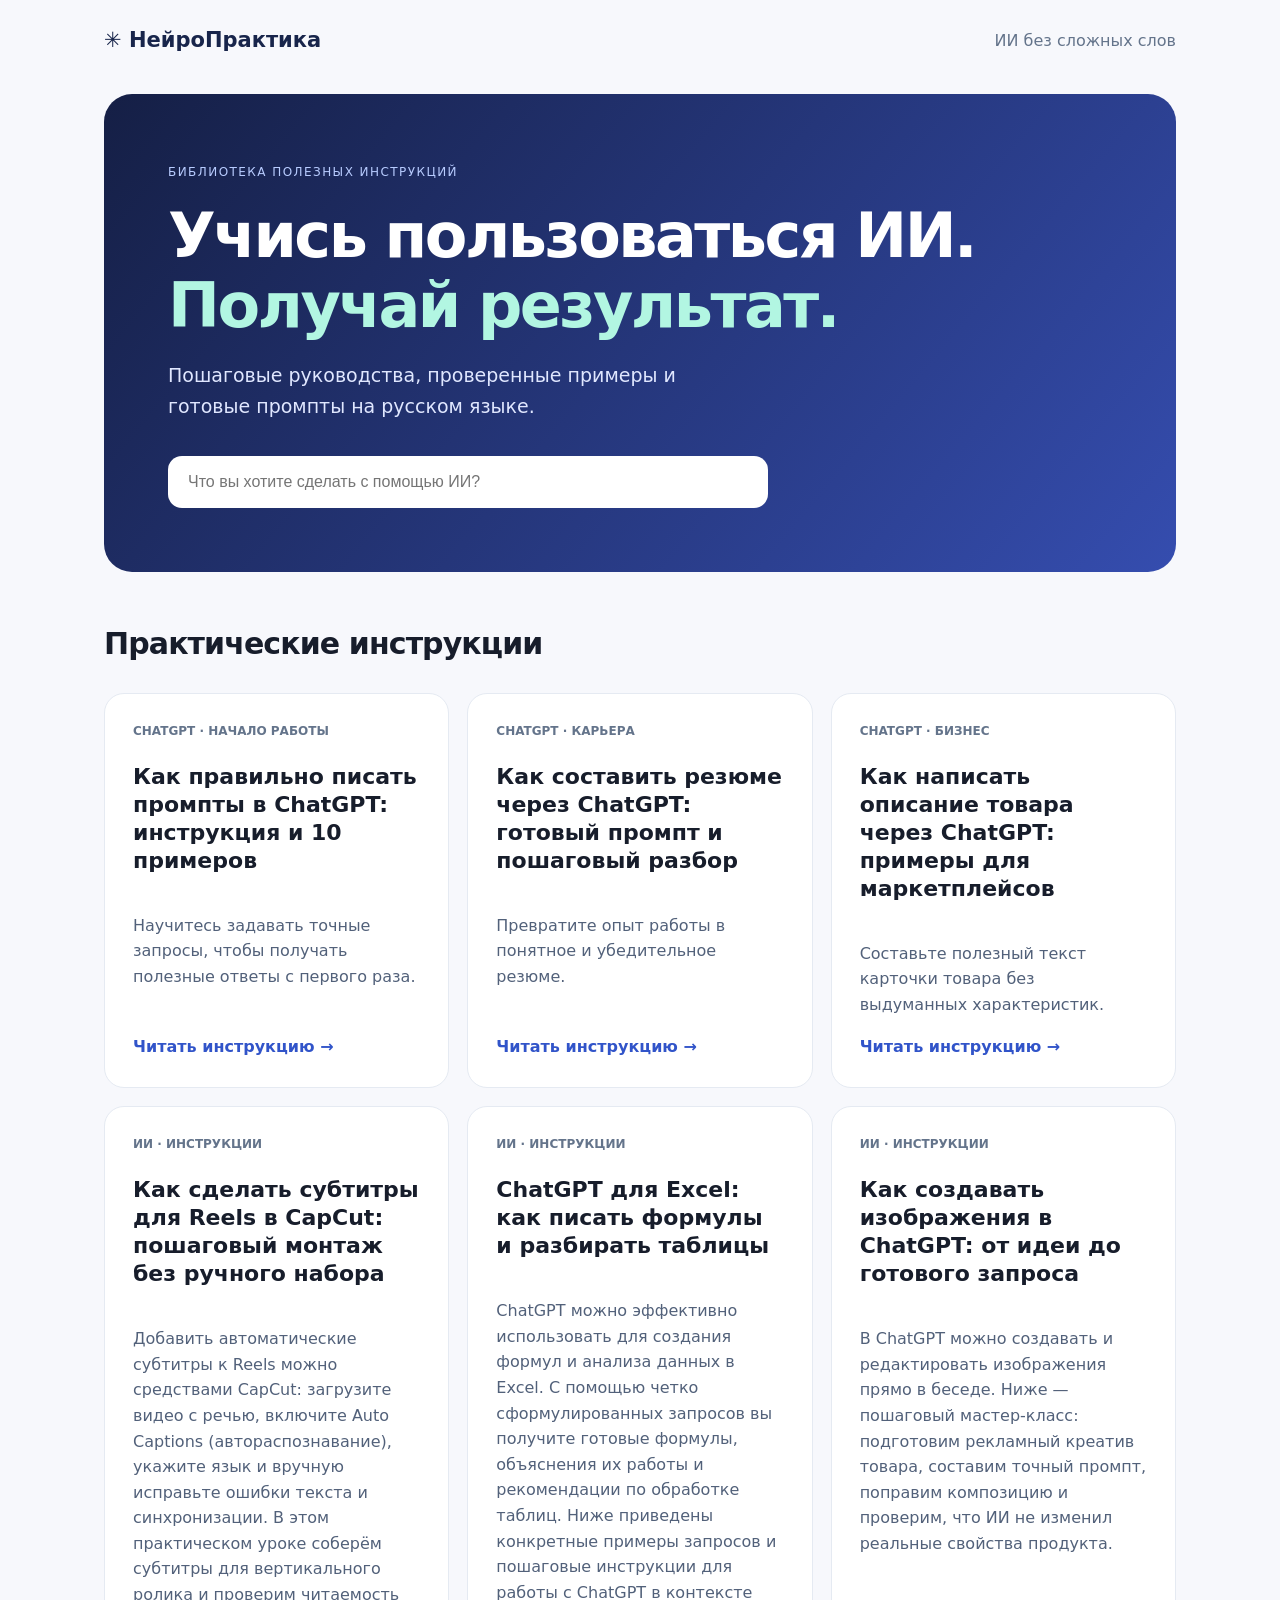
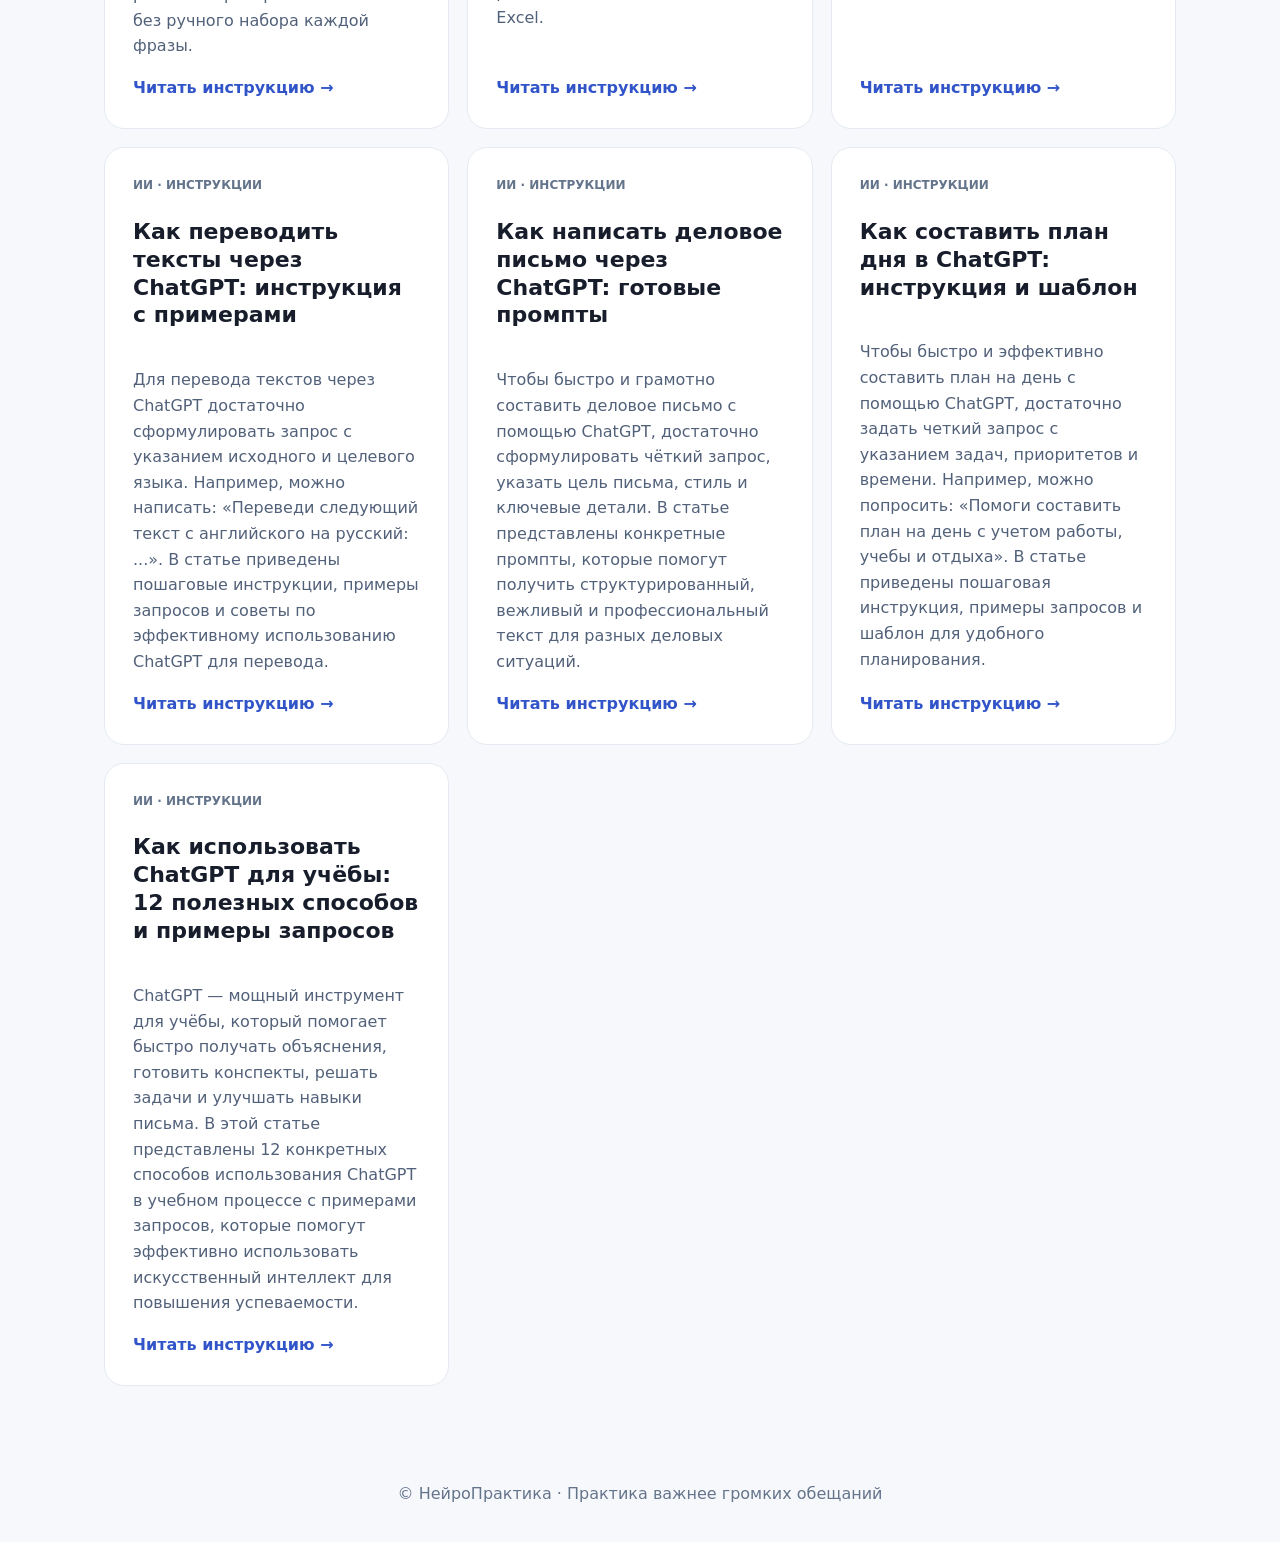
<file: index.html>
<!doctype html><html lang="ru"><head><meta charset="utf-8"><meta name="viewport" content="width=device-width,initial-scale=1"><title>НейроПрактика — понятные инструкции по ИИ</title><meta name="description" content="Пошаговые инструкции по ChatGPT и другим инструментам ИИ. Готовые промпты, реальные примеры и полезные советы."><link rel="stylesheet" href="./style.css"></head><body><header><a class="logo" href="./">✳ НейроПрактика</a><span>ИИ без сложных слов</span></header><main><section class="hero"><span class="eyebrow">БИБЛИОТЕКА ПОЛЕЗНЫХ ИНСТРУКЦИЙ</span><h1>Учись пользоваться ИИ.<br><em>Получай результат.</em></h1><p>Пошаговые руководства, проверенные примеры и готовые промпты на русском языке.</p><input id="search" type="search" placeholder="Что вы хотите сделать с помощью ИИ?" aria-label="Поиск инструкций"></section><h2>Практические инструкции</h2><section class="cards" id="cards"><a class="card" href="./prompty-chatgpt.html"><small>CHATGPT · НАЧАЛО РАБОТЫ</small><h3>Как правильно писать промпты в ChatGPT: инструкция и 10 примеров</h3><p>Научитесь задавать точные запросы, чтобы получать полезные ответы с первого раза.</p><span>Читать инструкцию →</span></a><a class="card" href="./rezume-chatgpt.html"><small>CHATGPT · КАРЬЕРА</small><h3>Как составить резюме через ChatGPT: готовый промпт и пошаговый разбор</h3><p>Превратите опыт работы в понятное и убедительное резюме.</p><span>Читать инструкцию →</span></a><a class="card" href="./tovar-chatgpt.html"><small>CHATGPT · БИЗНЕС</small><h3>Как написать описание товара через ChatGPT: примеры для маркетплейсов</h3><p>Составьте полезный текст карточки товара без выдуманных характеристик.</p><span>Читать инструкцию →</span></a></section></main><footer>© НейроПрактика · Практика важнее громких обещаний</footer><script>const q=document.getElementById('search');q.addEventListener('input',()=>{let s=q.value.toLocaleLowerCase('ru');document.querySelectorAll('.card').forEach(e=>e.hidden=!e.textContent.toLocaleLowerCase('ru').includes(s))})</script><script>fetch('./articles.json').then(r=>r.ok?r.json():[]).then(items=>{const cards=document.getElementById('cards');for(const item of items){if(!item.href?.startsWith('./articles/'))continue;const a=document.createElement('a');a.className='card';a.href=item.href;const small=document.createElement('small');small.textContent=item.category||'ИНСТРУКЦИЯ';const h=document.createElement('h3');h.textContent=item.title;const p=document.createElement('p');p.textContent=item.description;const label=document.createElement('span');label.textContent='Читать инструкцию →';a.append(small,h,p,label);cards.append(a)}q.dispatchEvent(new Event('input'))}).catch(()=>{})</script></body></html>
</file>
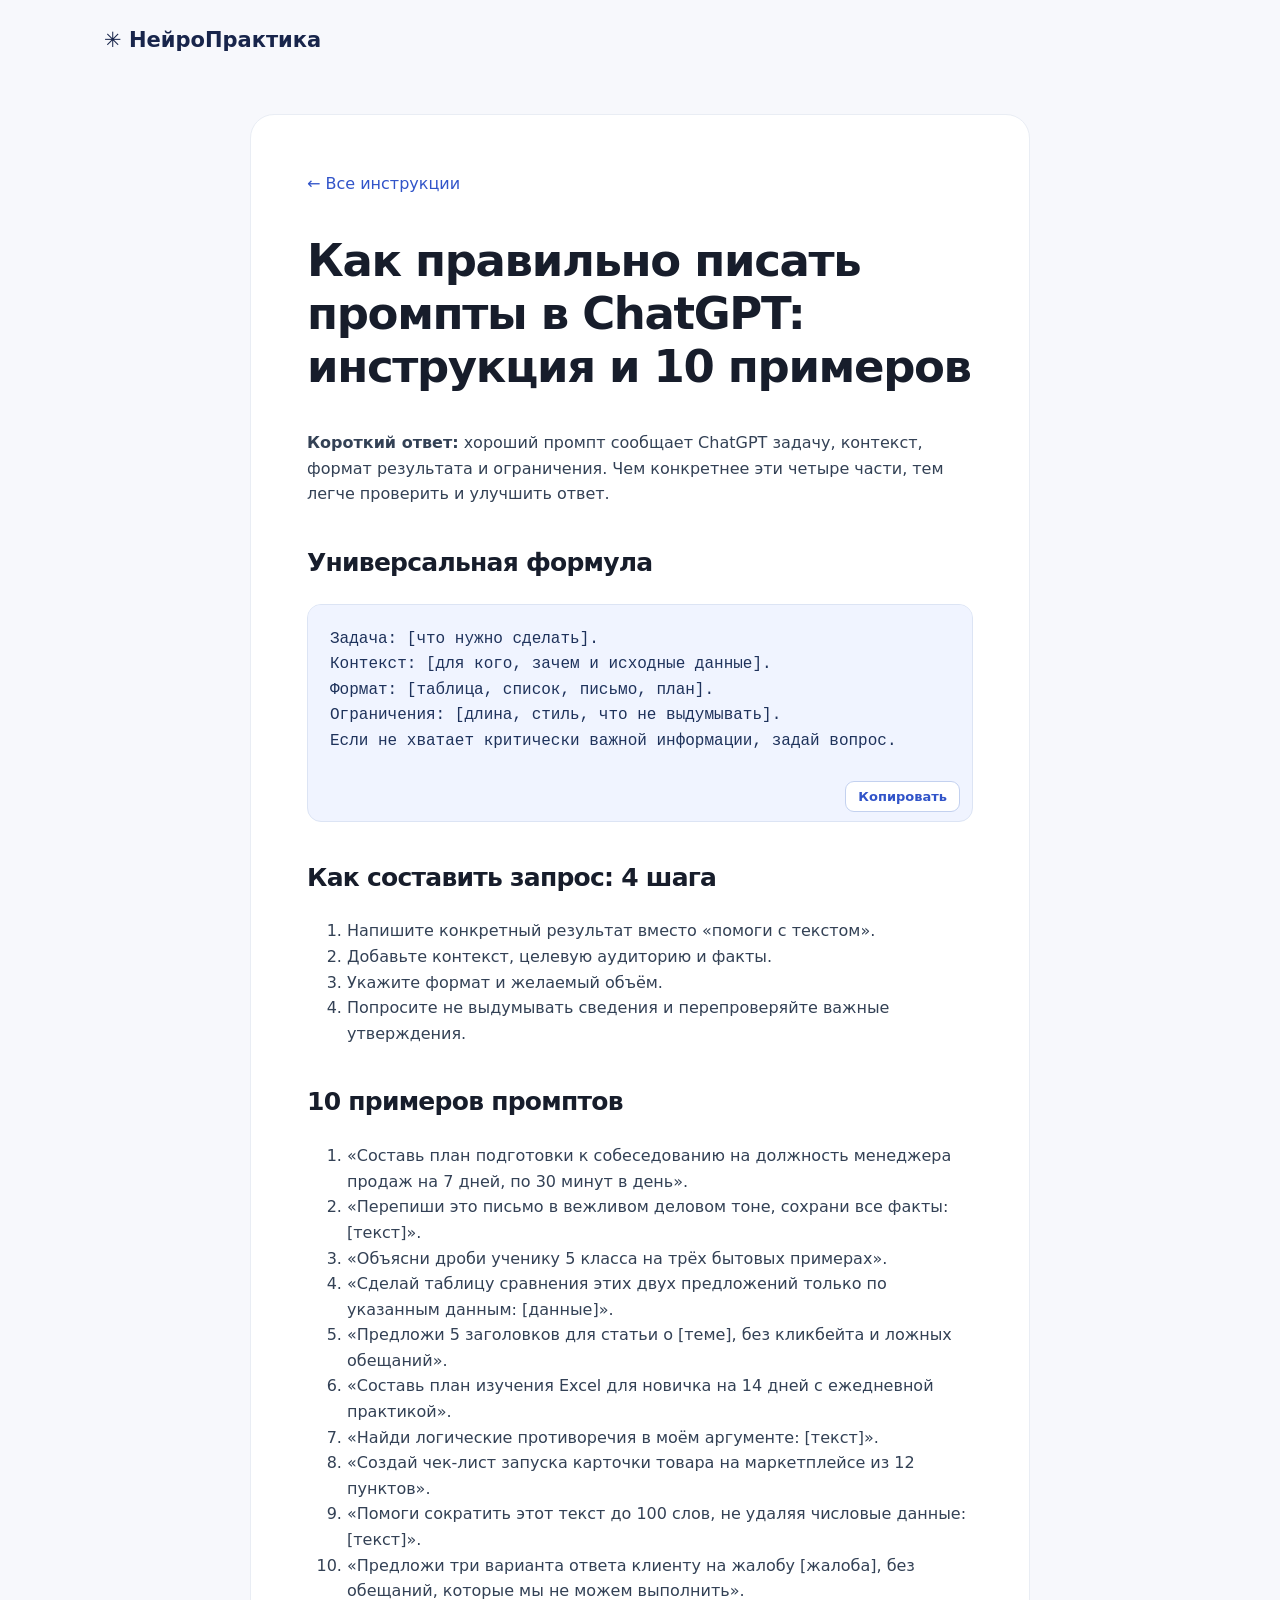
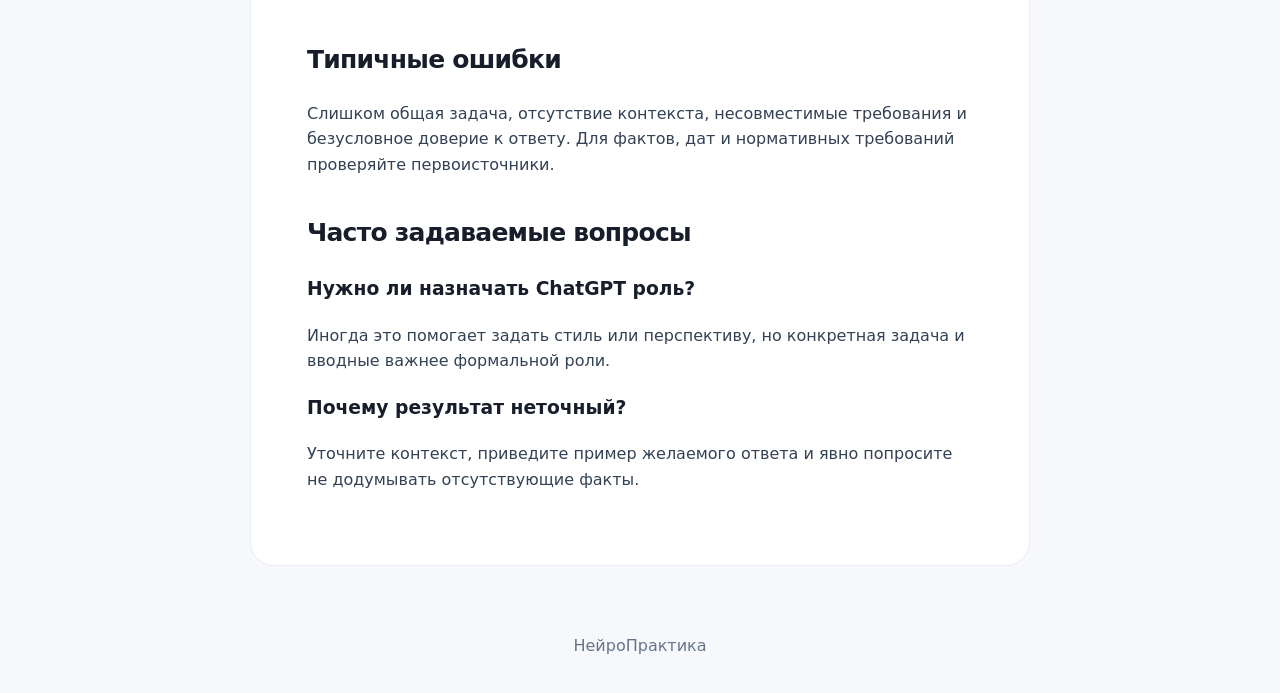
<file: prompty-chatgpt.html>
<!doctype html><html lang="ru"><head><meta charset="utf-8"><meta name="viewport" content="width=device-width,initial-scale=1"><title>Как правильно писать промпты в ChatGPT: инструкция и 10 примеров — НейроПрактика</title><meta name="description" content="Как составить эффективный промпт в ChatGPT: формула, 10 примеров, типичные ошибки и готовый шаблон."><link rel="stylesheet" href="./style.css"><script src="./copy-prompts.js" defer></script></head><body><header><a class="logo" href="./">✳ НейроПрактика</a></header><article class="article"><a class="back" href="./">← Все инструкции</a><h1>Как правильно писать промпты в ChatGPT: инструкция и 10 примеров</h1><p><strong>Короткий ответ:</strong> хороший промпт сообщает ChatGPT задачу, контекст, формат результата и ограничения. Чем конкретнее эти четыре части, тем легче проверить и улучшить ответ.</p><h2>Универсальная формула</h2><pre>Задача: [что нужно сделать].
Контекст: [для кого, зачем и исходные данные].
Формат: [таблица, список, письмо, план].
Ограничения: [длина, стиль, что не выдумывать].
Если не хватает критически важной информации, задай вопрос.</pre><h2>Как составить запрос: 4 шага</h2><ol><li>Напишите конкретный результат вместо «помоги с текстом».</li><li>Добавьте контекст, целевую аудиторию и факты.</li><li>Укажите формат и желаемый объём.</li><li>Попросите не выдумывать сведения и перепроверяйте важные утверждения.</li></ol><h2>10 примеров промптов</h2><ol><li>«Составь план подготовки к собеседованию на должность менеджера продаж на 7 дней, по 30 минут в день».</li><li>«Перепиши это письмо в вежливом деловом тоне, сохрани все факты: [текст]».</li><li>«Объясни дроби ученику 5 класса на трёх бытовых примерах».</li><li>«Сделай таблицу сравнения этих двух предложений только по указанным данным: [данные]».</li><li>«Предложи 5 заголовков для статьи о [теме], без кликбейта и ложных обещаний».</li><li>«Составь план изучения Excel для новичка на 14 дней с ежедневной практикой».</li><li>«Найди логические противоречия в моём аргументе: [текст]».</li><li>«Создай чек-лист запуска карточки товара на маркетплейсе из 12 пунктов».</li><li>«Помоги сократить этот текст до 100 слов, не удаляя числовые данные: [текст]».</li><li>«Предложи три варианта ответа клиенту на жалобу [жалоба], без обещаний, которые мы не можем выполнить».</li></ol><h2>Типичные ошибки</h2><p>Слишком общая задача, отсутствие контекста, несовместимые требования и безусловное доверие к ответу. Для фактов, дат и нормативных требований проверяйте первоисточники.</p><h2>Часто задаваемые вопросы</h2><h3>Нужно ли назначать ChatGPT роль?</h3><p>Иногда это помогает задать стиль или перспективу, но конкретная задача и вводные важнее формальной роли.</p><h3>Почему результат неточный?</h3><p>Уточните контекст, приведите пример желаемого ответа и явно попросите не додумывать отсутствующие факты.</p></article><footer>НейроПрактика</footer></body></html>
</file>
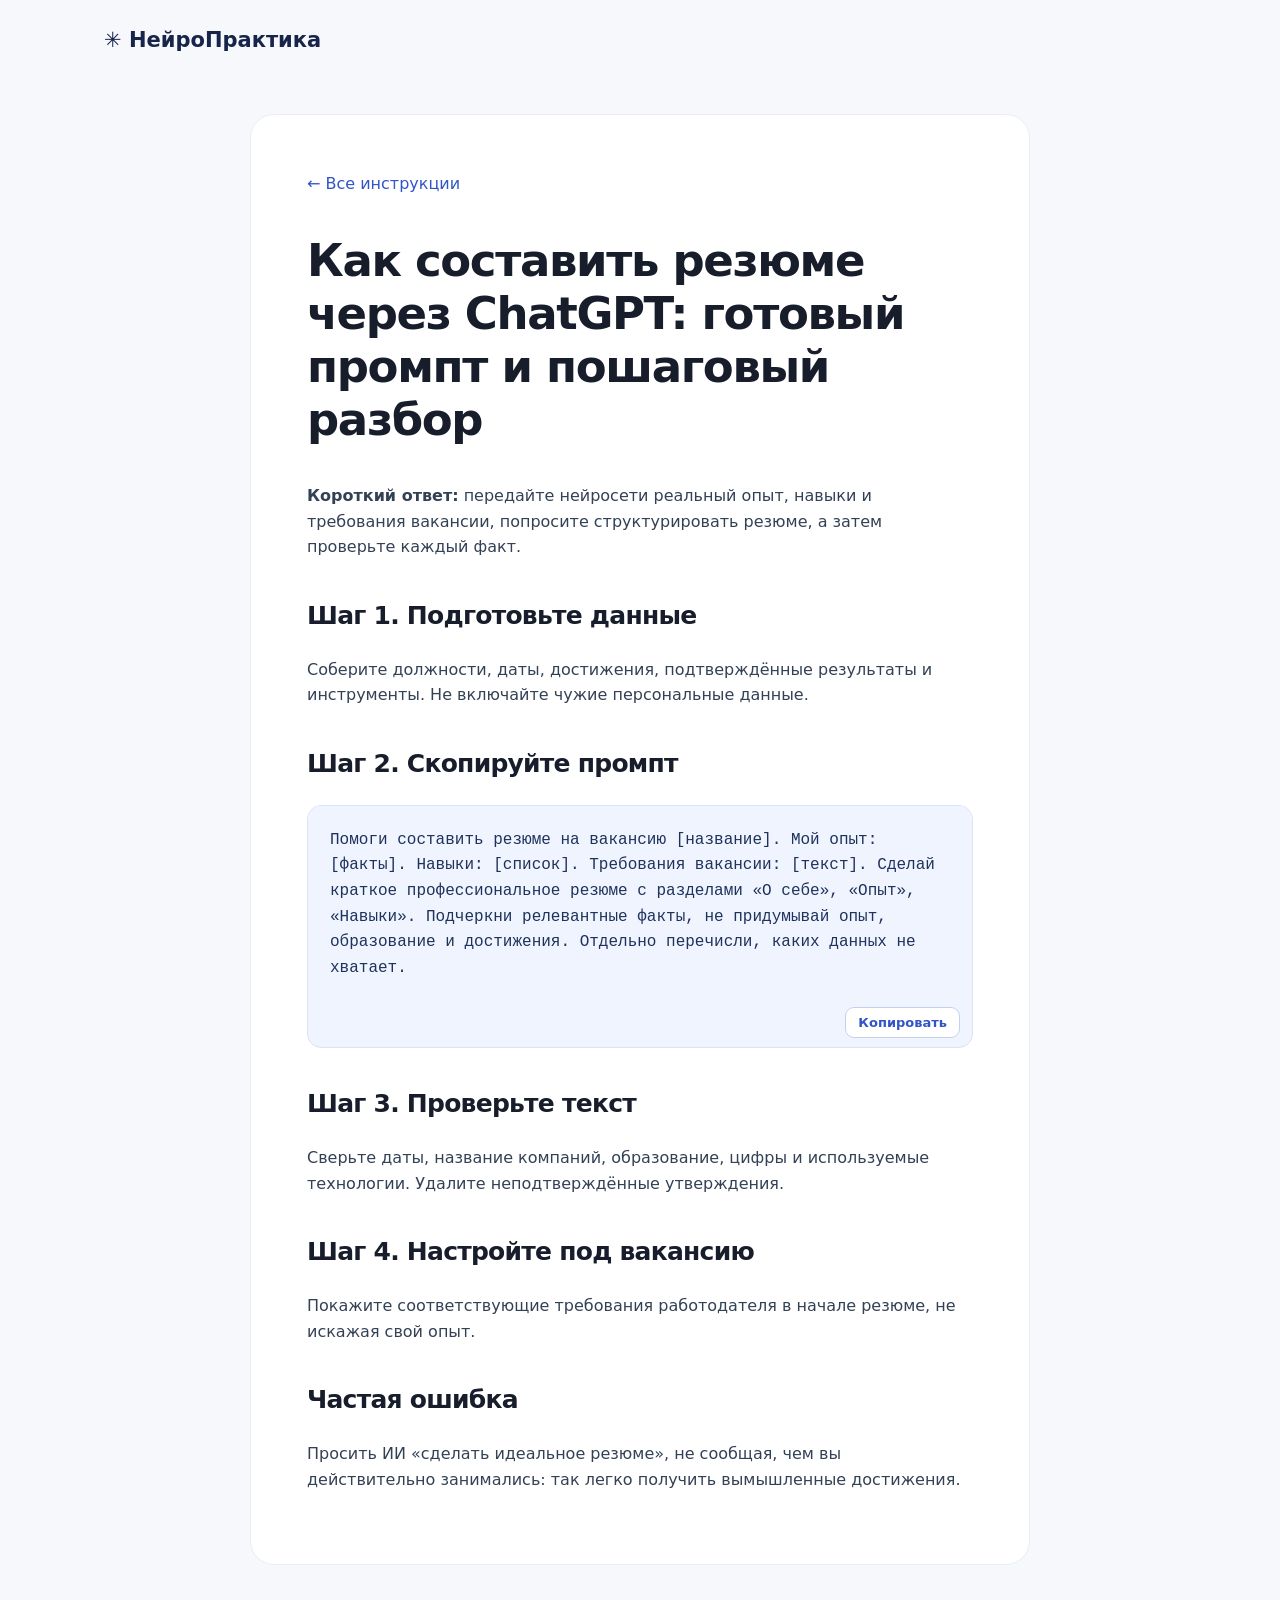
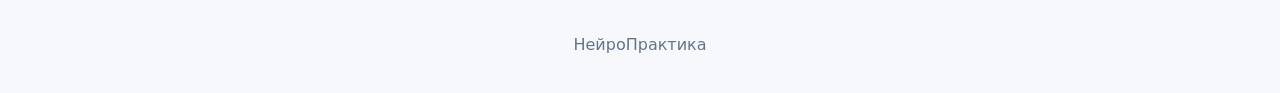
<file: rezume-chatgpt.html>
<!doctype html><html lang="ru"><head><meta charset="utf-8"><meta name="viewport" content="width=device-width,initial-scale=1"><title>Как составить резюме через ChatGPT — НейроПрактика</title><meta name="description" content="Пошаговая инструкция создания резюме через ChatGPT с шаблоном промпта и проверкой фактов."><link rel="stylesheet" href="./style.css"><script src="./copy-prompts.js" defer></script></head><body><header><a class="logo" href="./">✳ НейроПрактика</a></header><article class="article"><a class="back" href="./">← Все инструкции</a><h1>Как составить резюме через ChatGPT: готовый промпт и пошаговый разбор</h1><p><strong>Короткий ответ:</strong> передайте нейросети реальный опыт, навыки и требования вакансии, попросите структурировать резюме, а затем проверьте каждый факт.</p><h2>Шаг 1. Подготовьте данные</h2><p>Соберите должности, даты, достижения, подтверждённые результаты и инструменты. Не включайте чужие персональные данные.</p><h2>Шаг 2. Скопируйте промпт</h2><pre>Помоги составить резюме на вакансию [название]. Мой опыт: [факты]. Навыки: [список]. Требования вакансии: [текст]. Сделай краткое профессиональное резюме с разделами «О себе», «Опыт», «Навыки». Подчеркни релевантные факты, не придумывай опыт, образование и достижения. Отдельно перечисли, каких данных не хватает.</pre><h2>Шаг 3. Проверьте текст</h2><p>Сверьте даты, название компаний, образование, цифры и используемые технологии. Удалите неподтверждённые утверждения.</p><h2>Шаг 4. Настройте под вакансию</h2><p>Покажите соответствующие требования работодателя в начале резюме, не искажая свой опыт.</p><h2>Частая ошибка</h2><p>Просить ИИ «сделать идеальное резюме», не сообщая, чем вы действительно занимались: так легко получить вымышленные достижения.</p></article><footer>НейроПрактика</footer></body></html>
</file>
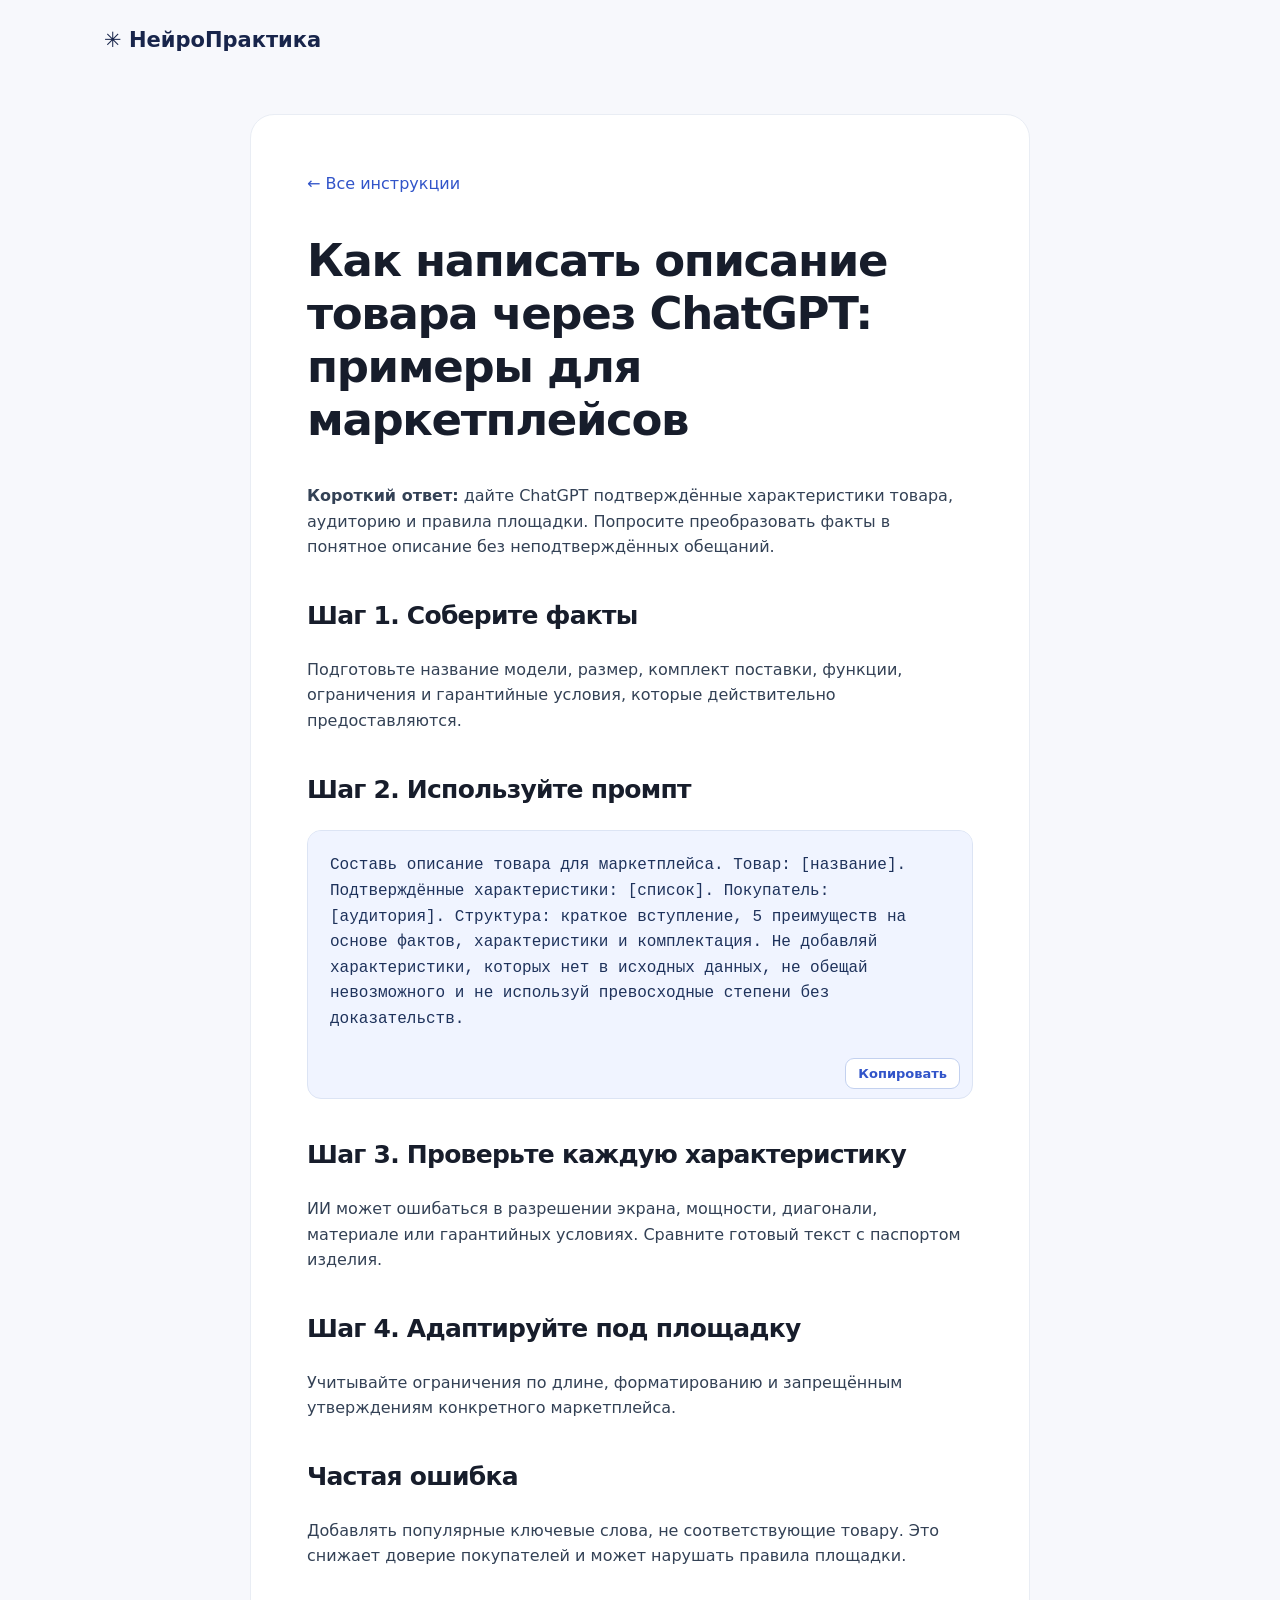
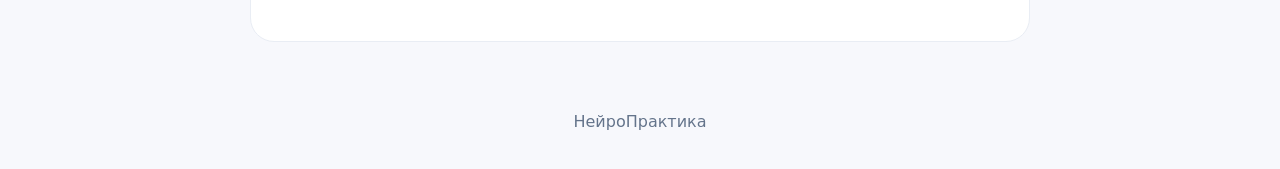
<file: tovar-chatgpt.html>
<!doctype html><html lang="ru"><head><meta charset="utf-8"><meta name="viewport" content="width=device-width,initial-scale=1"><title>Как написать описание товара через ChatGPT — НейроПрактика</title><meta name="description" content="Пример промпта для составления описания товара на маркетплейсе: структура, преимущества и проверка характеристик."><link rel="stylesheet" href="./style.css"><script src="./copy-prompts.js" defer></script></head><body><header><a class="logo" href="./">✳ НейроПрактика</a></header><article class="article"><a class="back" href="./">← Все инструкции</a><h1>Как написать описание товара через ChatGPT: примеры для маркетплейсов</h1><p><strong>Короткий ответ:</strong> дайте ChatGPT подтверждённые характеристики товара, аудиторию и правила площадки. Попросите преобразовать факты в понятное описание без неподтверждённых обещаний.</p><h2>Шаг 1. Соберите факты</h2><p>Подготовьте название модели, размер, комплект поставки, функции, ограничения и гарантийные условия, которые действительно предоставляются.</p><h2>Шаг 2. Используйте промпт</h2><pre>Составь описание товара для маркетплейса. Товар: [название]. Подтверждённые характеристики: [список]. Покупатель: [аудитория]. Структура: краткое вступление, 5 преимуществ на основе фактов, характеристики и комплектация. Не добавляй характеристики, которых нет в исходных данных, не обещай невозможного и не используй превосходные степени без доказательств.</pre><h2>Шаг 3. Проверьте каждую характеристику</h2><p>ИИ может ошибаться в разрешении экрана, мощности, диагонали, материале или гарантийных условиях. Сравните готовый текст с паспортом изделия.</p><h2>Шаг 4. Адаптируйте под площадку</h2><p>Учитывайте ограничения по длине, форматированию и запрещённым утверждениям конкретного маркетплейса.</p><h2>Частая ошибка</h2><p>Добавлять популярные ключевые слова, не соответствующие товару. Это снижает доверие покупателей и может нарушать правила площадки.</p></article><footer>НейроПрактика</footer></body></html>
</file>
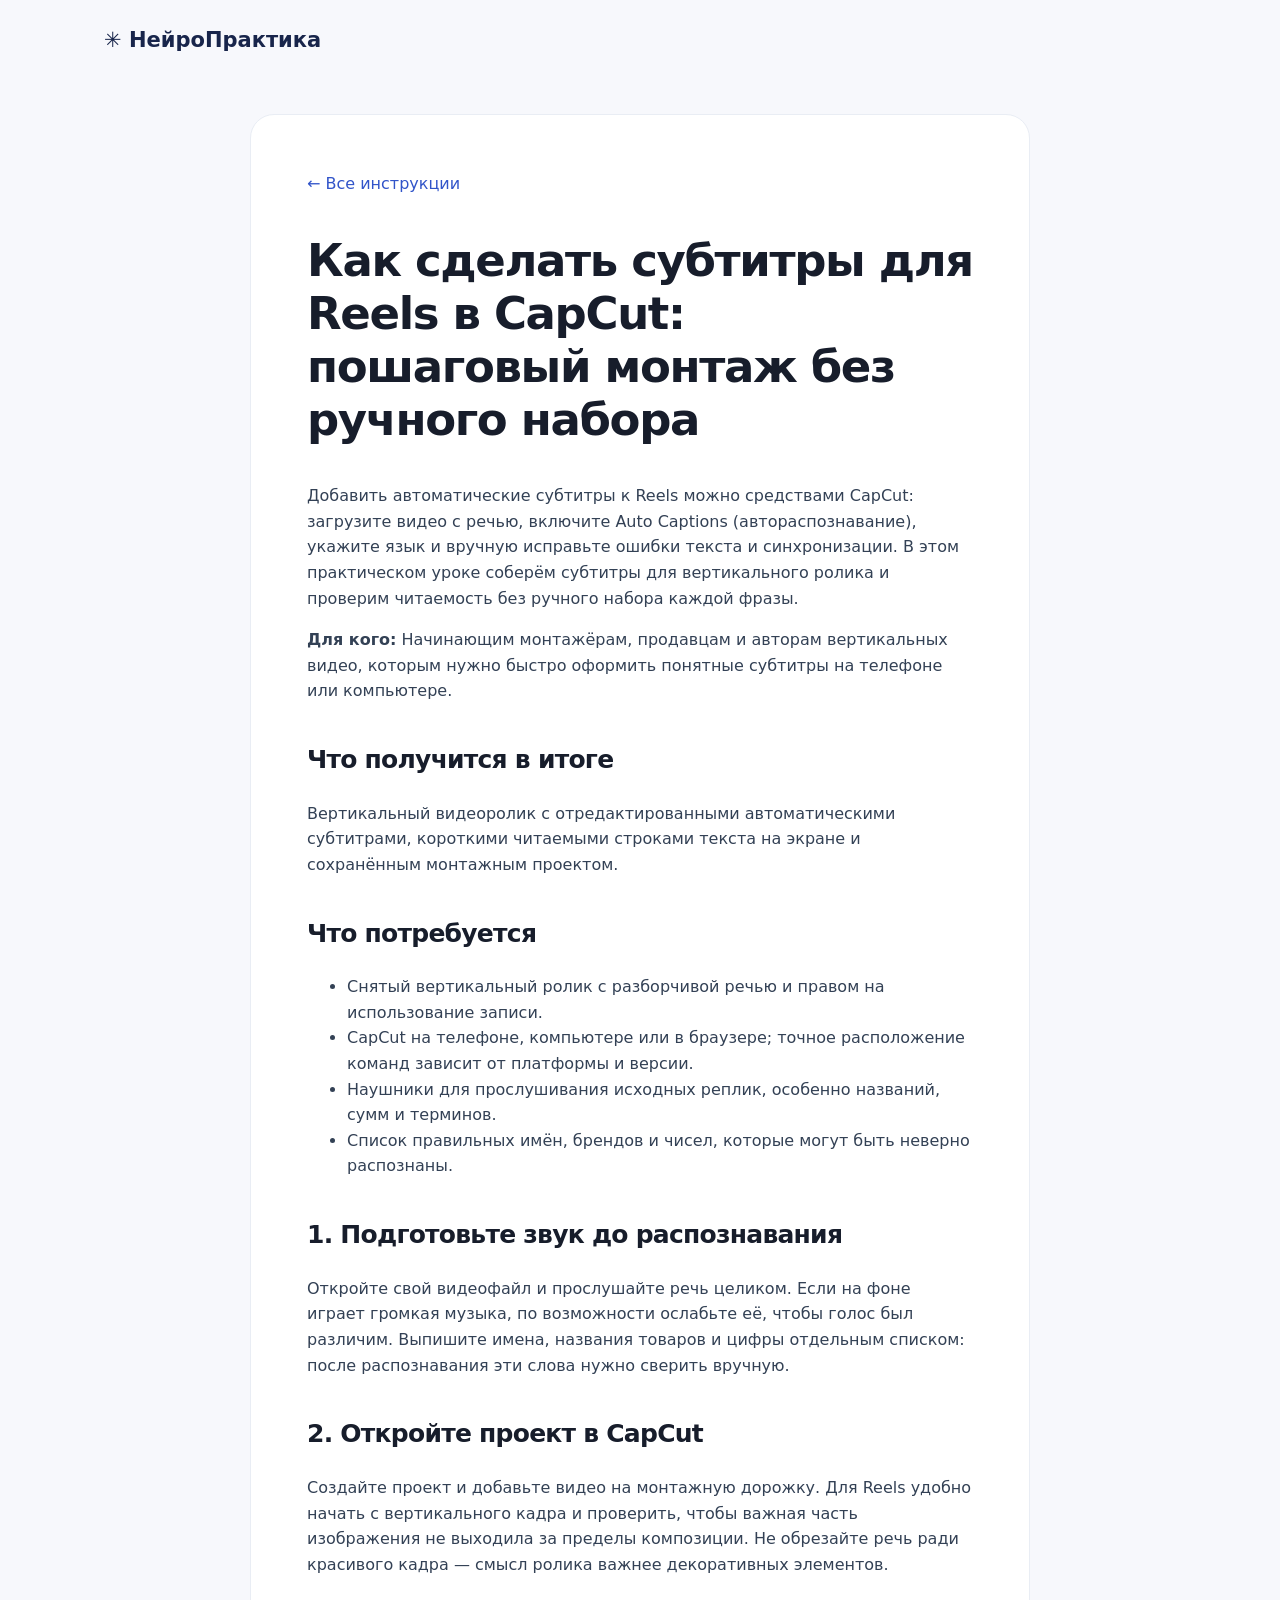
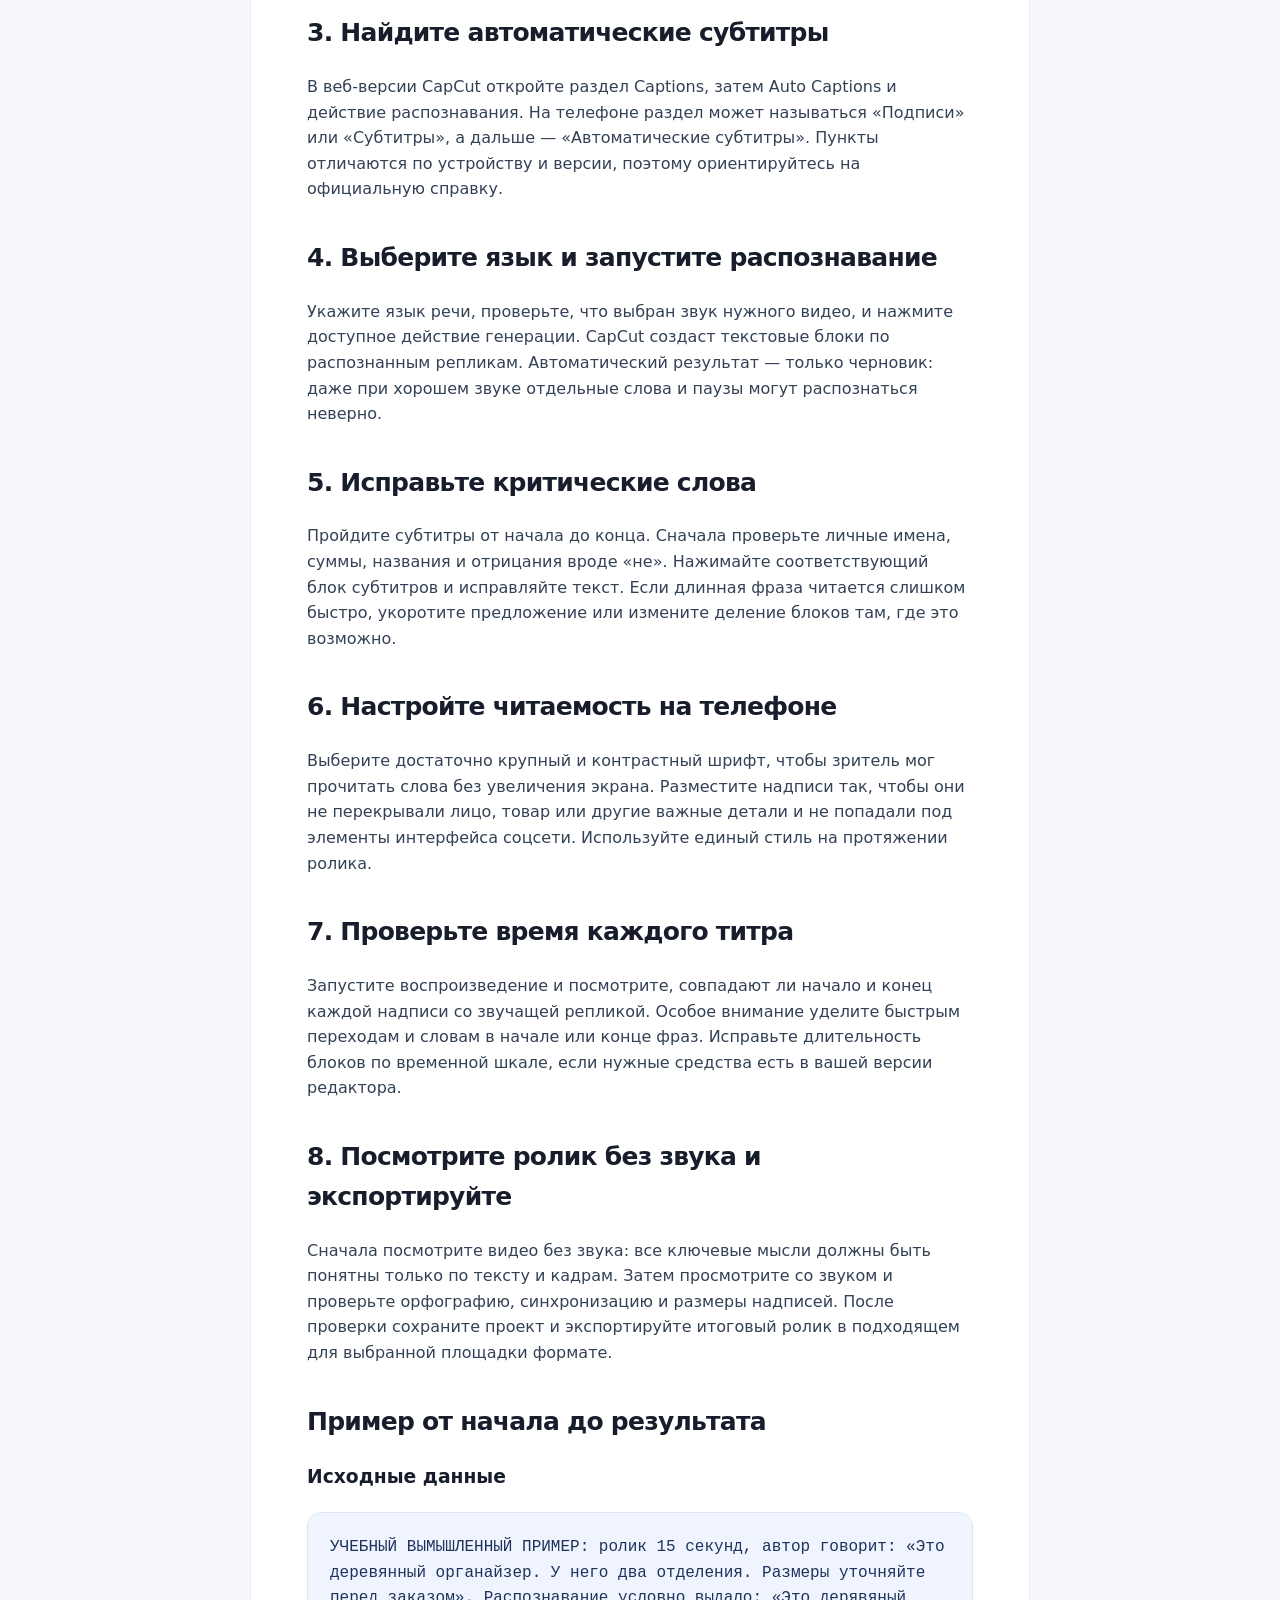
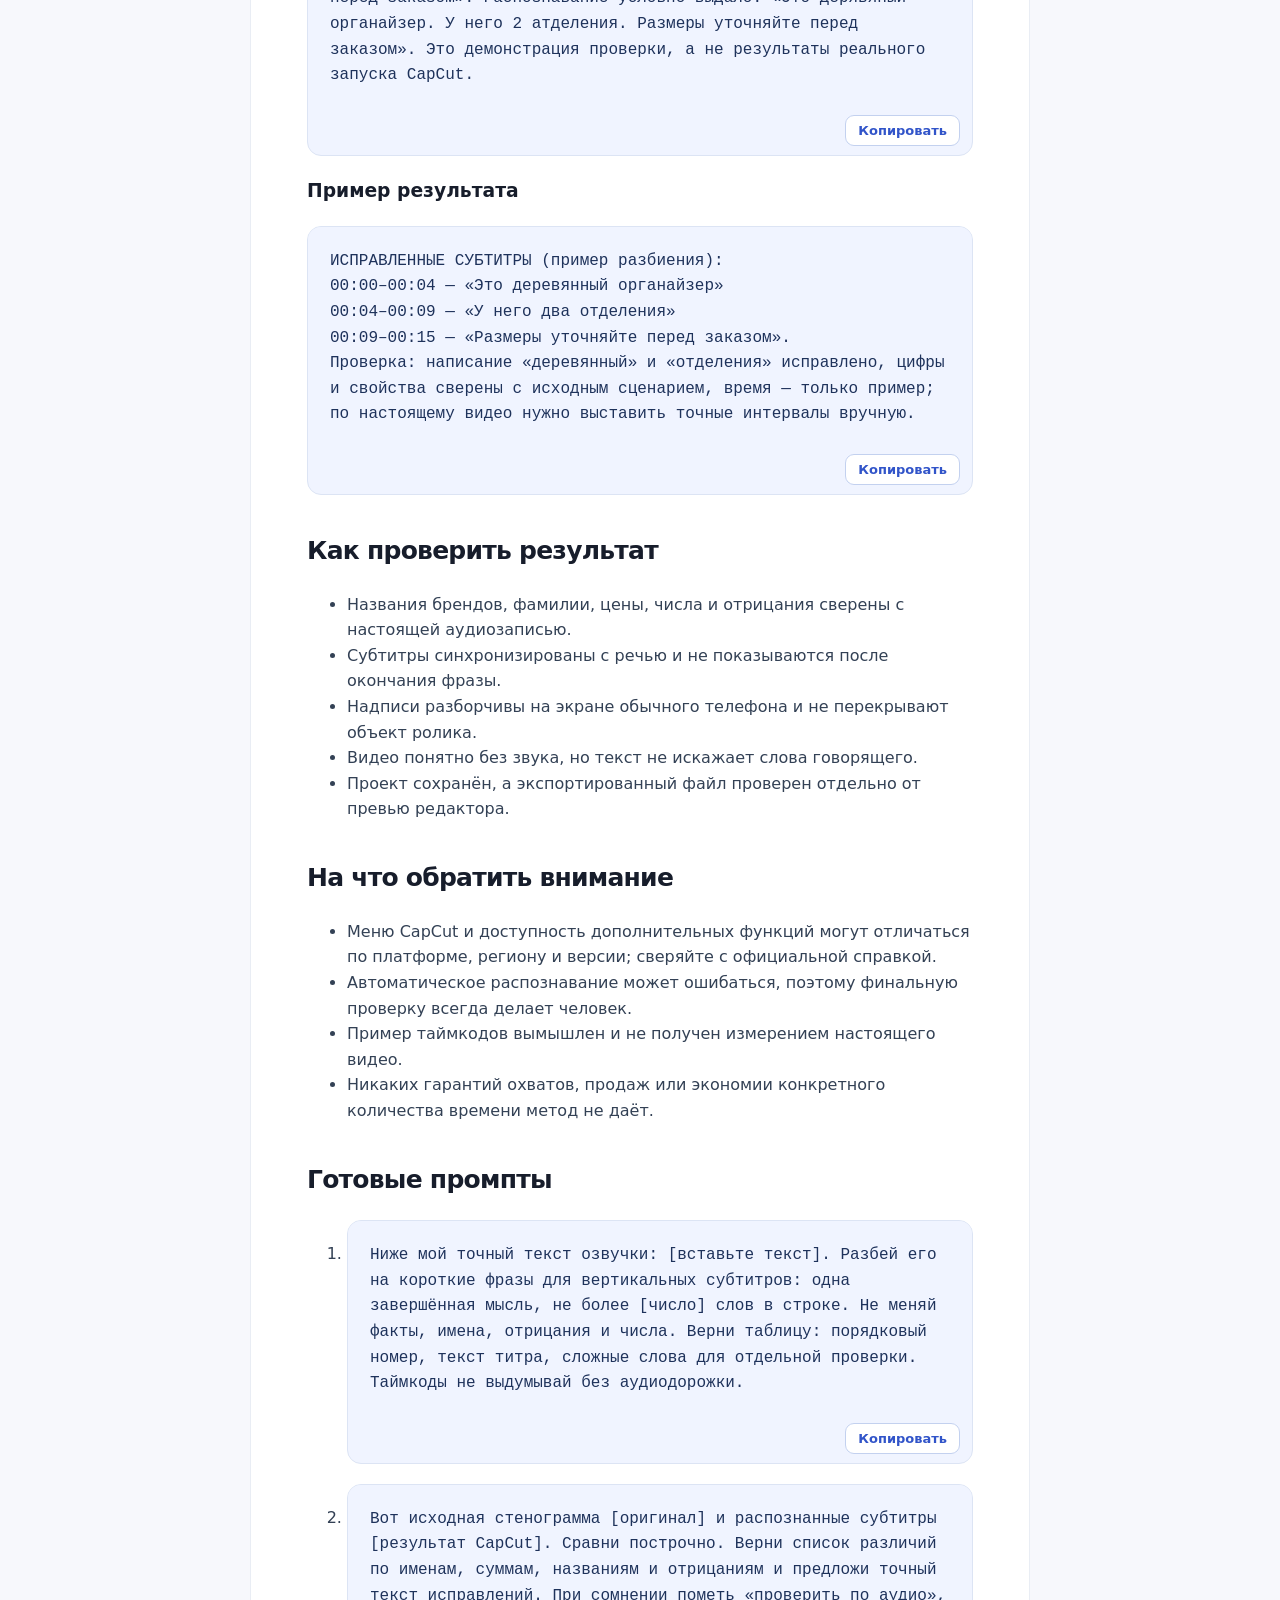
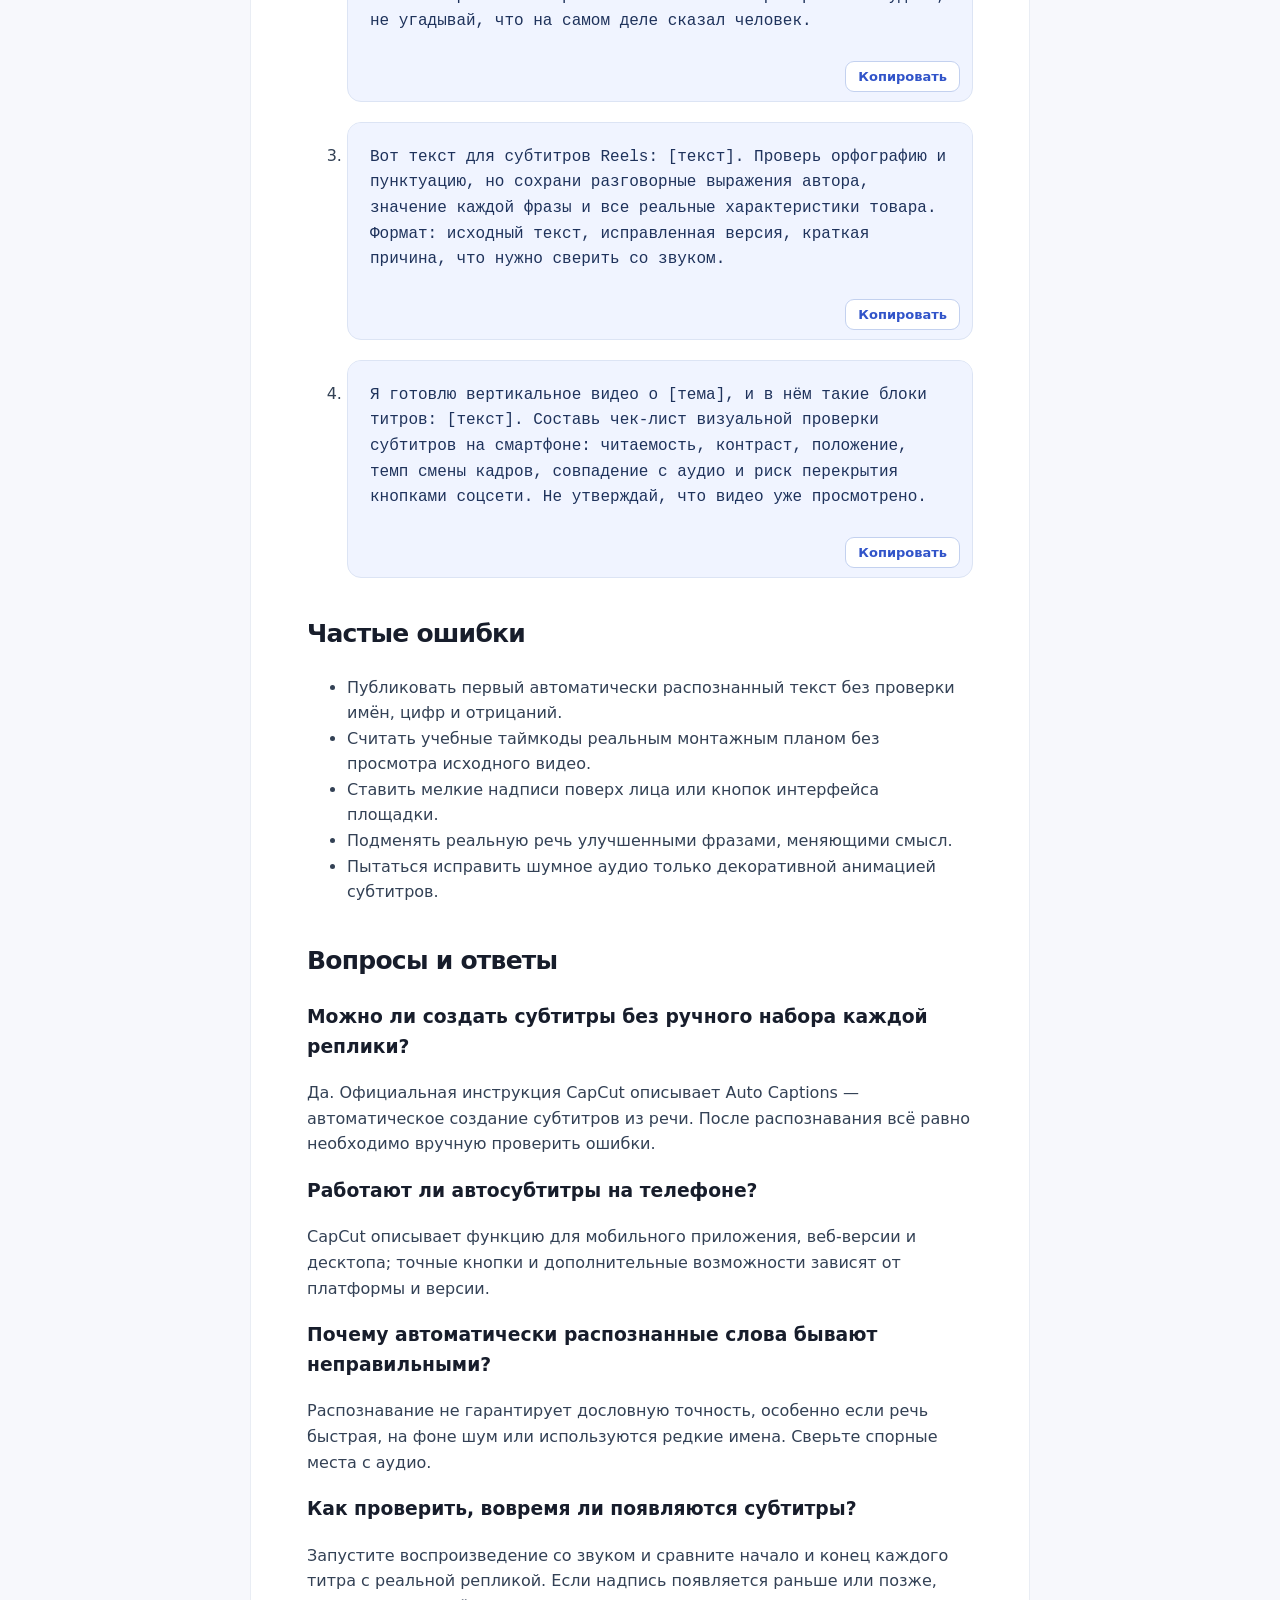
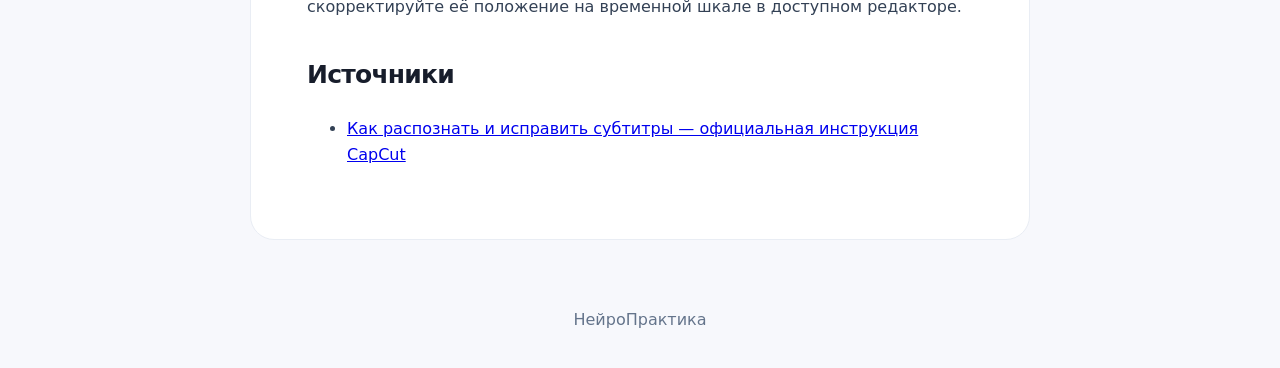
<file: articles/capcut-subtitles-reels.html>
<!doctype html><html lang="ru"><head><meta charset="utf-8"><meta name="viewport" content="width=device-width,initial-scale=1"><title>Как сделать субтитры для Reels в CapCut: пошаговый монтаж без ручного набора — НейроПрактика</title><meta name="description" content="Добавить автоматические субтитры к Reels можно средствами CapCut: загрузите видео с речью, включите Auto Captions (автораспознавание), укажите язык и вручн"><link rel="stylesheet" href="../style.css"><script src="../copy-prompts.js" defer></script></head><body><header><a class="logo" href="../">✳ НейроПрактика</a></header><article class="article"><a class="back" href="../">← Все инструкции</a><h1>Как сделать субтитры для Reels в CapCut: пошаговый монтаж без ручного набора</h1><p>Добавить автоматические субтитры к Reels можно средствами CapCut: загрузите видео с речью, включите Auto Captions (автораспознавание), укажите язык и вручную исправьте ошибки текста и синхронизации. В этом практическом уроке соберём субтитры для вертикального ролика и проверим читаемость без ручного набора каждой фразы.</p><p><strong>Для кого:</strong> Начинающим монтажёрам, продавцам и авторам вертикальных видео, которым нужно быстро оформить понятные субтитры на телефоне или компьютере.</p><h2>Что получится в итоге</h2><p>Вертикальный видеоролик с отредактированными автоматическими субтитрами, короткими читаемыми строками текста на экране и сохранённым монтажным проектом.</p><h2>Что потребуется</h2><ul><li>Снятый вертикальный ролик с разборчивой речью и правом на использование записи.</li><li>CapCut на телефоне, компьютере или в браузере; точное расположение команд зависит от платформы и версии.</li><li>Наушники для прослушивания исходных реплик, особенно названий, сумм и терминов.</li><li>Список правильных имён, брендов и чисел, которые могут быть неверно распознаны.</li></ul><section><h2>1. Подготовьте звук до распознавания</h2><p>Откройте свой видеофайл и прослушайте речь целиком. Если на фоне играет громкая музыка, по возможности ослабьте её, чтобы голос был различим. Выпишите имена, названия товаров и цифры отдельным списком: после распознавания эти слова нужно сверить вручную.</p></section><section><h2>2. Откройте проект в CapCut</h2><p>Создайте проект и добавьте видео на монтажную дорожку. Для Reels удобно начать с вертикального кадра и проверить, чтобы важная часть изображения не выходила за пределы композиции. Не обрезайте речь ради красивого кадра — смысл ролика важнее декоративных элементов.</p></section><section><h2>3. Найдите автоматические субтитры</h2><p>В веб-версии CapCut откройте раздел Captions, затем Auto Captions и действие распознавания. На телефоне раздел может называться «Подписи» или «Субтитры», а дальше — «Автоматические субтитры». Пункты отличаются по устройству и версии, поэтому ориентируйтесь на официальную справку.</p></section><section><h2>4. Выберите язык и запустите распознавание</h2><p>Укажите язык речи, проверьте, что выбран звук нужного видео, и нажмите доступное действие генерации. CapCut создаст текстовые блоки по распознанным репликам. Автоматический результат — только черновик: даже при хорошем звуке отдельные слова и паузы могут распознаться неверно.</p></section><section><h2>5. Исправьте критические слова</h2><p>Пройдите субтитры от начала до конца. Сначала проверьте личные имена, суммы, названия и отрицания вроде «не». Нажимайте соответствующий блок субтитров и исправляйте текст. Если длинная фраза читается слишком быстро, укоротите предложение или измените деление блоков там, где это возможно.</p></section><section><h2>6. Настройте читаемость на телефоне</h2><p>Выберите достаточно крупный и контрастный шрифт, чтобы зритель мог прочитать слова без увеличения экрана. Разместите надписи так, чтобы они не перекрывали лицо, товар или другие важные детали и не попадали под элементы интерфейса соцсети. Используйте единый стиль на протяжении ролика.</p></section><section><h2>7. Проверьте время каждого титра</h2><p>Запустите воспроизведение и посмотрите, совпадают ли начало и конец каждой надписи со звучащей репликой. Особое внимание уделите быстрым переходам и словам в начале или конце фраз. Исправьте длительность блоков по временной шкале, если нужные средства есть в вашей версии редактора.</p></section><section><h2>8. Посмотрите ролик без звука и экспортируйте</h2><p>Сначала посмотрите видео без звука: все ключевые мысли должны быть понятны только по тексту и кадрам. Затем просмотрите со звуком и проверьте орфографию, синхронизацию и размеры надписей. После проверки сохраните проект и экспортируйте итоговый ролик в подходящем для выбранной площадки формате.</p></section><h2>Пример от начала до результата</h2><h3>Исходные данные</h3><pre>УЧЕБНЫЙ ВЫМЫШЛЕННЫЙ ПРИМЕР: ролик 15 секунд, автор говорит: «Это деревянный органайзер. У него два отделения. Размеры уточняйте перед заказом». Распознавание условно выдало: «Это дерявяный органайзер. У него 2 атделения. Размеры уточняйте перед заказом». Это демонстрация проверки, а не результаты реального запуска CapCut.</pre><h3>Пример результата</h3><pre>ИСПРАВЛЕННЫЕ СУБТИТРЫ (пример разбиения):
00:00–00:04 — «Это деревянный органайзер»
00:04–00:09 — «У него два отделения»
00:09–00:15 — «Размеры уточняйте перед заказом».
Проверка: написание «деревянный» и «отделения» исправлено, цифры и свойства сверены с исходным сценарием, время — только пример; по настоящему видео нужно выставить точные интервалы вручную.</pre><h2>Как проверить результат</h2><ul><li>Названия брендов, фамилии, цены, числа и отрицания сверены с настоящей аудиозаписью.</li><li>Субтитры синхронизированы с речью и не показываются после окончания фразы.</li><li>Надписи разборчивы на экране обычного телефона и не перекрывают объект ролика.</li><li>Видео понятно без звука, но текст не искажает слова говорящего.</li><li>Проект сохранён, а экспортированный файл проверен отдельно от превью редактора.</li></ul><h2>На что обратить внимание</h2><ul><li>Меню CapCut и доступность дополнительных функций могут отличаться по платформе, региону и версии; сверяйте с официальной справкой.</li><li>Автоматическое распознавание может ошибаться, поэтому финальную проверку всегда делает человек.</li><li>Пример таймкодов вымышлен и не получен измерением настоящего видео.</li><li>Никаких гарантий охватов, продаж или экономии конкретного количества времени метод не даёт.</li></ul><h2>Готовые промпты</h2><ol><li><pre>Ниже мой точный текст озвучки: [вставьте текст]. Разбей его на короткие фразы для вертикальных субтитров: одна завершённая мысль, не более [число] слов в строке. Не меняй факты, имена, отрицания и числа. Верни таблицу: порядковый номер, текст титра, сложные слова для отдельной проверки. Таймкоды не выдумывай без аудиодорожки.</pre></li><li><pre>Вот исходная стенограмма [оригинал] и распознанные субтитры [результат CapCut]. Сравни построчно. Верни список различий по именам, суммам, названиям и отрицаниям и предложи точный текст исправлений. При сомнении пометь «проверить по аудио», не угадывай, что на самом деле сказал человек.</pre></li><li><pre>Вот текст для субтитров Reels: [текст]. Проверь орфографию и пунктуацию, но сохрани разговорные выражения автора, значение каждой фразы и все реальные характеристики товара. Формат: исходный текст, исправленная версия, краткая причина, что нужно сверить со звуком.</pre></li><li><pre>Я готовлю вертикальное видео о [тема], и в нём такие блоки титров: [текст]. Составь чек-лист визуальной проверки субтитров на смартфоне: читаемость, контраст, положение, темп смены кадров, совпадение с аудио и риск перекрытия кнопками соцсети. Не утверждай, что видео уже просмотрено.</pre></li></ol><h2>Частые ошибки</h2><ul><li>Публиковать первый автоматически распознанный текст без проверки имён, цифр и отрицаний.</li><li>Считать учебные таймкоды реальным монтажным планом без просмотра исходного видео.</li><li>Ставить мелкие надписи поверх лица или кнопок интерфейса площадки.</li><li>Подменять реальную речь улучшенными фразами, меняющими смысл.</li><li>Пытаться исправить шумное аудио только декоративной анимацией субтитров.</li></ul><h2>Вопросы и ответы</h2><h3>Можно ли создать субтитры без ручного набора каждой реплики?</h3><p>Да. Официальная инструкция CapCut описывает Auto Captions — автоматическое создание субтитров из речи. После распознавания всё равно необходимо вручную проверить ошибки.</p><h3>Работают ли автосубтитры на телефоне?</h3><p>CapCut описывает функцию для мобильного приложения, веб-версии и десктопа; точные кнопки и дополнительные возможности зависят от платформы и версии.</p><h3>Почему автоматически распознанные слова бывают неправильными?</h3><p>Распознавание не гарантирует дословную точность, особенно если речь быстрая, на фоне шум или используются редкие имена. Сверьте спорные места с аудио.</p><h3>Как проверить, вовремя ли появляются субтитры?</h3><p>Запустите воспроизведение со звуком и сравните начало и конец каждого титра с реальной репликой. Если надпись появляется раньше или позже, скорректируйте её положение на временной шкале в доступном редакторе.</p><h2>Источники</h2><ul><li><a href="https://www.capcut.com/help/how-to-recognise-subtitles" target="_blank" rel="noopener noreferrer">Как распознать и исправить субтитры — официальная инструкция CapCut</a></li></ul></article><footer>НейроПрактика</footer></body></html>
</file>
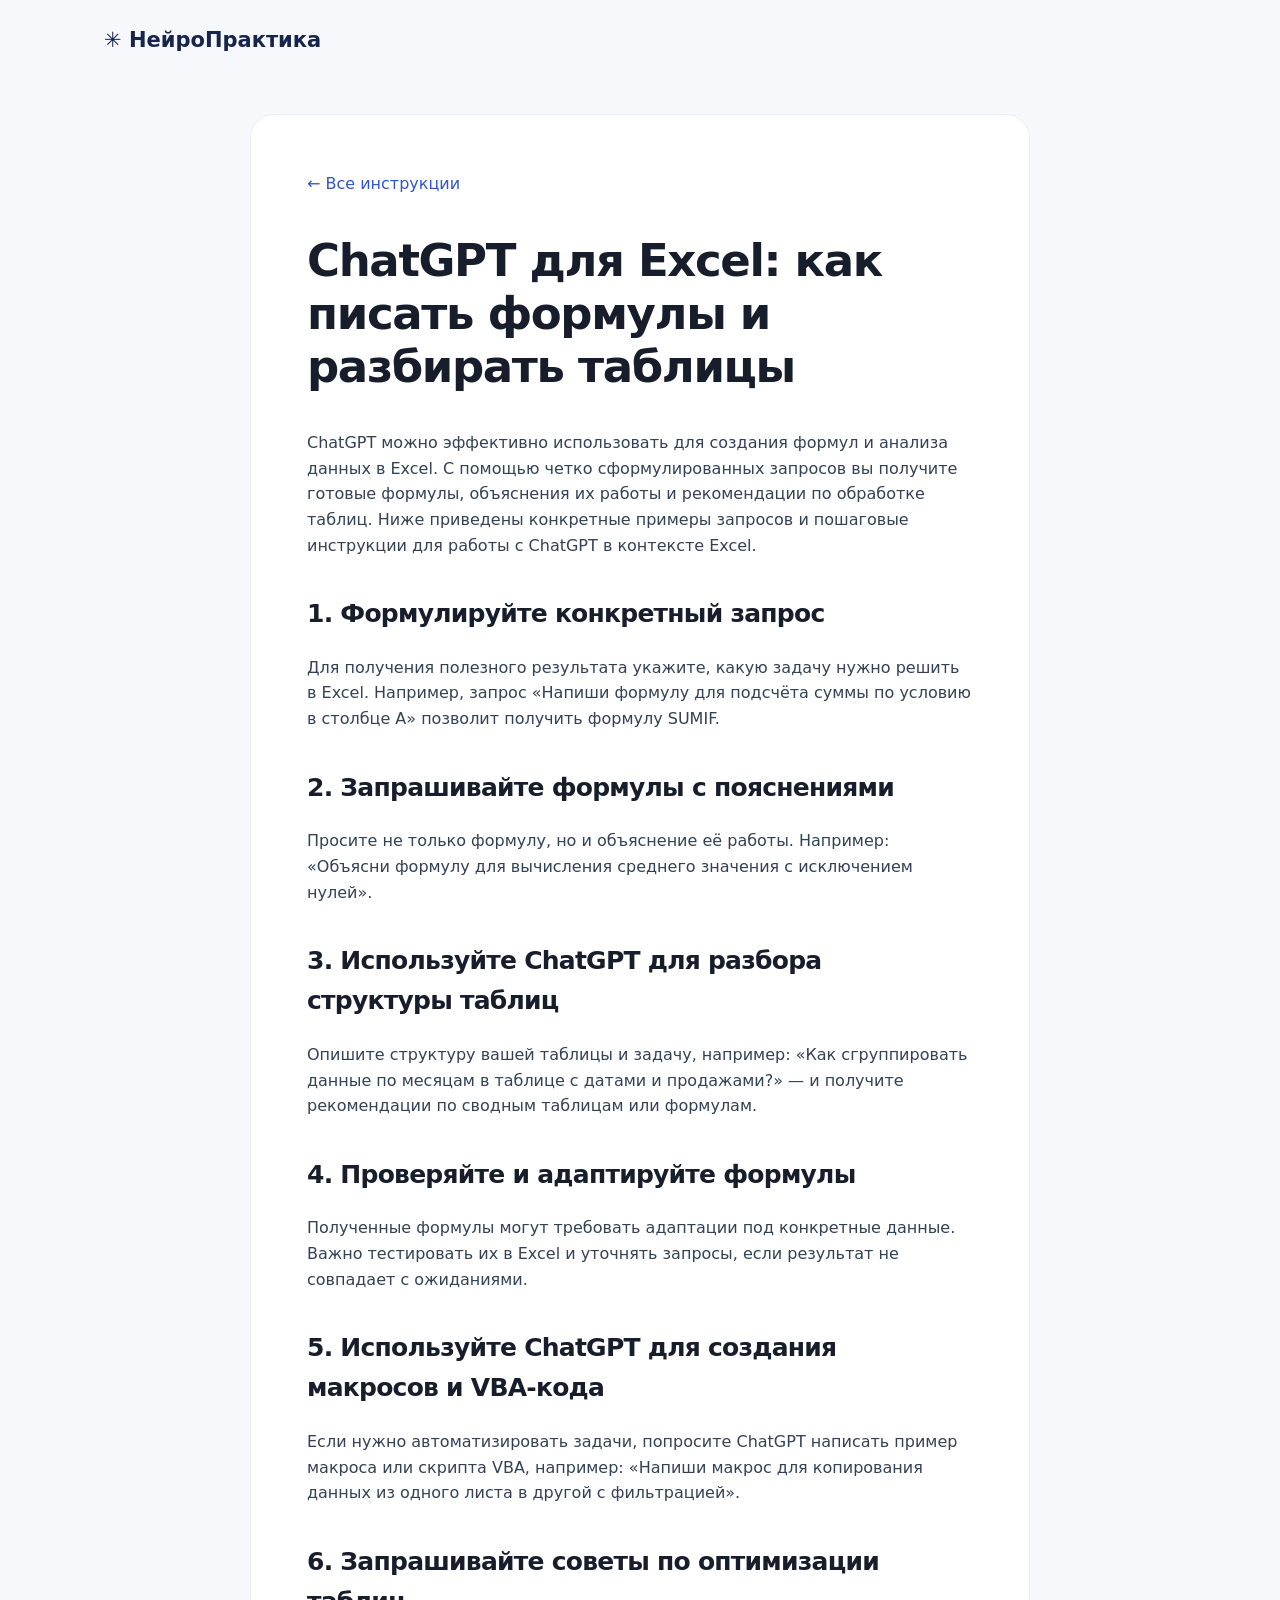
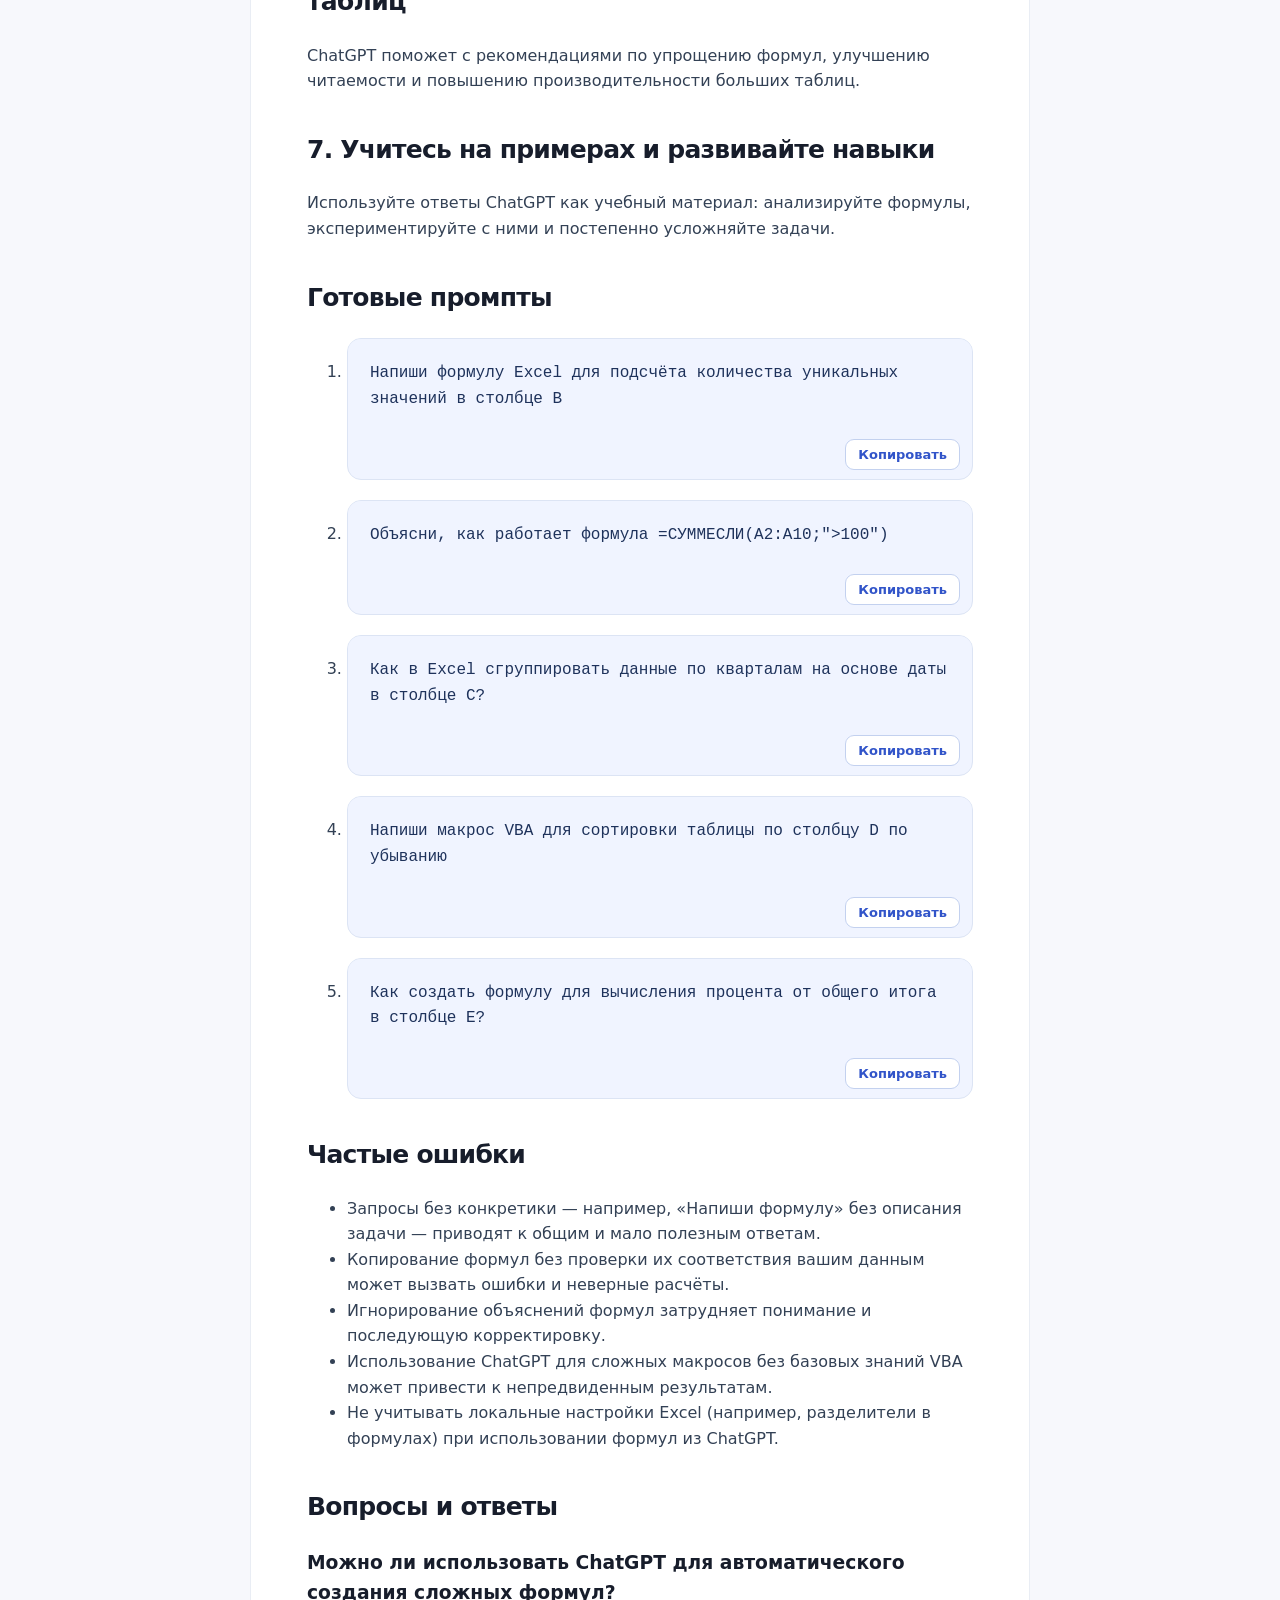
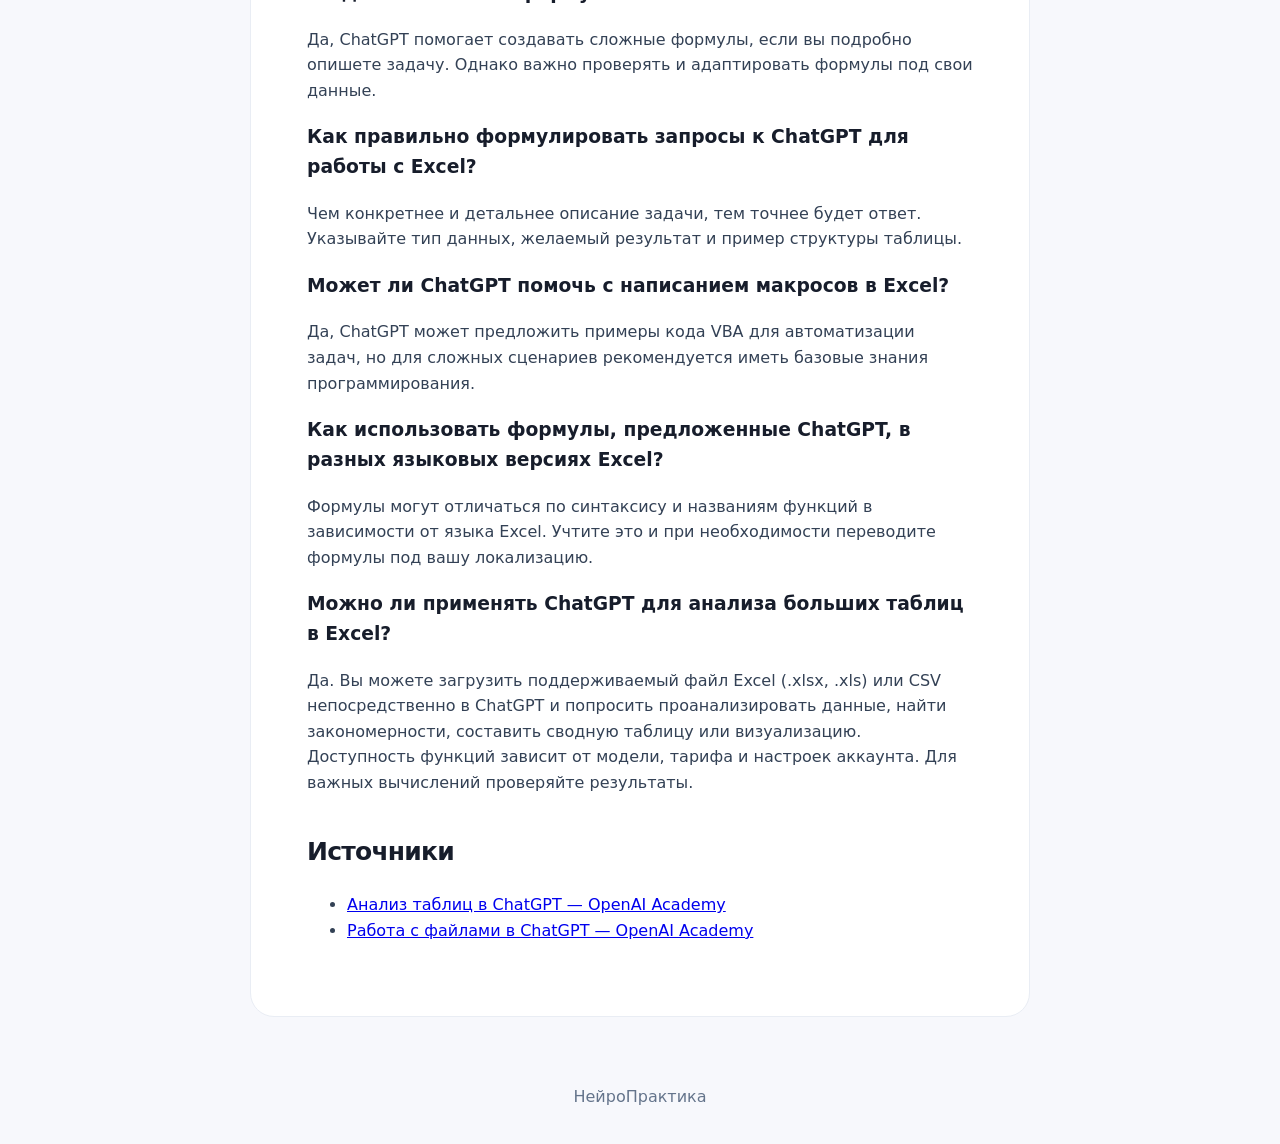
<file: articles/chatgpt-excel.html>
<!doctype html><html lang="ru"><head><meta charset="utf-8"><meta name="viewport" content="width=device-width,initial-scale=1"><title>ChatGPT для Excel: как писать формулы и разбирать таблицы — НейроПрактика</title><meta name="description" content="ChatGPT можно эффективно использовать для создания формул и анализа данных в Excel. С помощью четко сформулированных запросов вы получите готовые формулы, "><link rel="stylesheet" href="../style.css"><script src="../copy-prompts.js" defer></script></head><body><header><a class="logo" href="../">✳ НейроПрактика</a></header><article class="article"><a class="back" href="../">← Все инструкции</a><h1>ChatGPT для Excel: как писать формулы и разбирать таблицы</h1><p>ChatGPT можно эффективно использовать для создания формул и анализа данных в Excel. С помощью четко сформулированных запросов вы получите готовые формулы, объяснения их работы и рекомендации по обработке таблиц. Ниже приведены конкретные примеры запросов и пошаговые инструкции для работы с ChatGPT в контексте Excel.</p><section><h2>1. Формулируйте конкретный запрос</h2><p>Для получения полезного результата укажите, какую задачу нужно решить в Excel. Например, запрос «Напиши формулу для подсчёта суммы по условию в столбце A» позволит получить формулу SUMIF.</p></section><section><h2>2. Запрашивайте формулы с пояснениями</h2><p>Просите не только формулу, но и объяснение её работы. Например: «Объясни формулу для вычисления среднего значения с исключением нулей».</p></section><section><h2>3. Используйте ChatGPT для разбора структуры таблиц</h2><p>Опишите структуру вашей таблицы и задачу, например: «Как сгруппировать данные по месяцам в таблице с датами и продажами?» — и получите рекомендации по сводным таблицам или формулам.</p></section><section><h2>4. Проверяйте и адаптируйте формулы</h2><p>Полученные формулы могут требовать адаптации под конкретные данные. Важно тестировать их в Excel и уточнять запросы, если результат не совпадает с ожиданиями.</p></section><section><h2>5. Используйте ChatGPT для создания макросов и VBA-кода</h2><p>Если нужно автоматизировать задачи, попросите ChatGPT написать пример макроса или скрипта VBA, например: «Напиши макрос для копирования данных из одного листа в другой с фильтрацией».</p></section><section><h2>6. Запрашивайте советы по оптимизации таблиц</h2><p>ChatGPT поможет с рекомендациями по упрощению формул, улучшению читаемости и повышению производительности больших таблиц.</p></section><section><h2>7. Учитесь на примерах и развивайте навыки</h2><p>Используйте ответы ChatGPT как учебный материал: анализируйте формулы, экспериментируйте с ними и постепенно усложняйте задачи.</p></section><h2>Готовые промпты</h2><ol><li><pre>Напиши формулу Excel для подсчёта количества уникальных значений в столбце B</pre></li><li><pre>Объясни, как работает формула =СУММЕСЛИ(A2:A10;&quot;&gt;100&quot;)</pre></li><li><pre>Как в Excel сгруппировать данные по кварталам на основе даты в столбце C?</pre></li><li><pre>Напиши макрос VBA для сортировки таблицы по столбцу D по убыванию</pre></li><li><pre>Как создать формулу для вычисления процента от общего итога в столбце E?</pre></li></ol><h2>Частые ошибки</h2><ul><li>Запросы без конкретики — например, «Напиши формулу» без описания задачи — приводят к общим и мало полезным ответам.</li><li>Копирование формул без проверки их соответствия вашим данным может вызвать ошибки и неверные расчёты.</li><li>Игнорирование объяснений формул затрудняет понимание и последующую корректировку.</li><li>Использование ChatGPT для сложных макросов без базовых знаний VBA может привести к непредвиденным результатам.</li><li>Не учитывать локальные настройки Excel (например, разделители в формулах) при использовании формул из ChatGPT.</li></ul><h2>Вопросы и ответы</h2><h3>Можно ли использовать ChatGPT для автоматического создания сложных формул?</h3><p>Да, ChatGPT помогает создавать сложные формулы, если вы подробно опишете задачу. Однако важно проверять и адаптировать формулы под свои данные.</p><h3>Как правильно формулировать запросы к ChatGPT для работы с Excel?</h3><p>Чем конкретнее и детальнее описание задачи, тем точнее будет ответ. Указывайте тип данных, желаемый результат и пример структуры таблицы.</p><h3>Может ли ChatGPT помочь с написанием макросов в Excel?</h3><p>Да, ChatGPT может предложить примеры кода VBA для автоматизации задач, но для сложных сценариев рекомендуется иметь базовые знания программирования.</p><h3>Как использовать формулы, предложенные ChatGPT, в разных языковых версиях Excel?</h3><p>Формулы могут отличаться по синтаксису и названиям функций в зависимости от языка Excel. Учтите это и при необходимости переводите формулы под вашу локализацию.</p><h3>Можно ли применять ChatGPT для анализа больших таблиц в Excel?</h3><p>Да. Вы можете загрузить поддерживаемый файл Excel (.xlsx, .xls) или CSV непосредственно в ChatGPT и попросить проанализировать данные, найти закономерности, составить сводную таблицу или визуализацию. Доступность функций зависит от модели, тарифа и настроек аккаунта. Для важных вычислений проверяйте результаты.</p><h2>Источники</h2><ul><li><a href="https://openai.com/academy/data-analysis/" target="_blank" rel="noopener noreferrer">Анализ таблиц в ChatGPT — OpenAI Academy</a></li><li><a href="https://openai.com/academy/working-with-files/" target="_blank" rel="noopener noreferrer">Работа с файлами в ChatGPT — OpenAI Academy</a></li></ul></article><footer>НейроПрактика</footer></body></html>
</file>
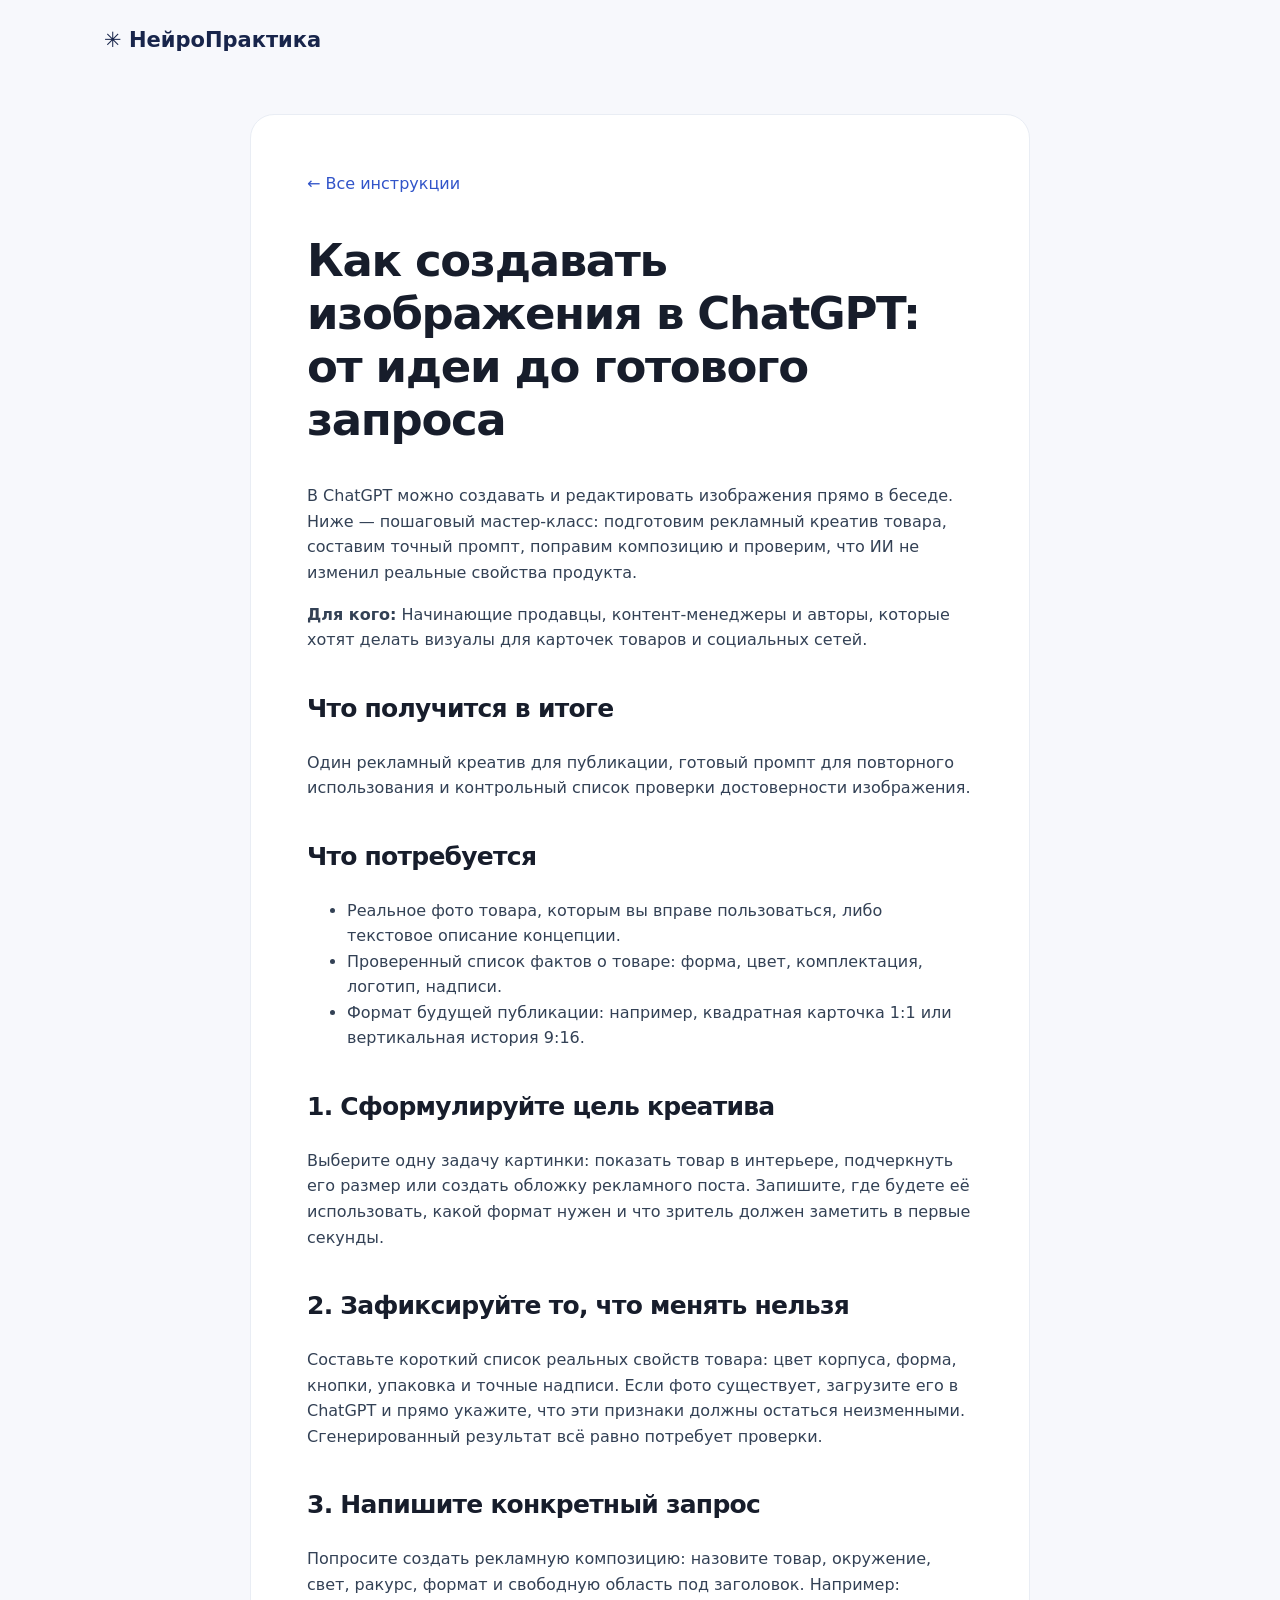
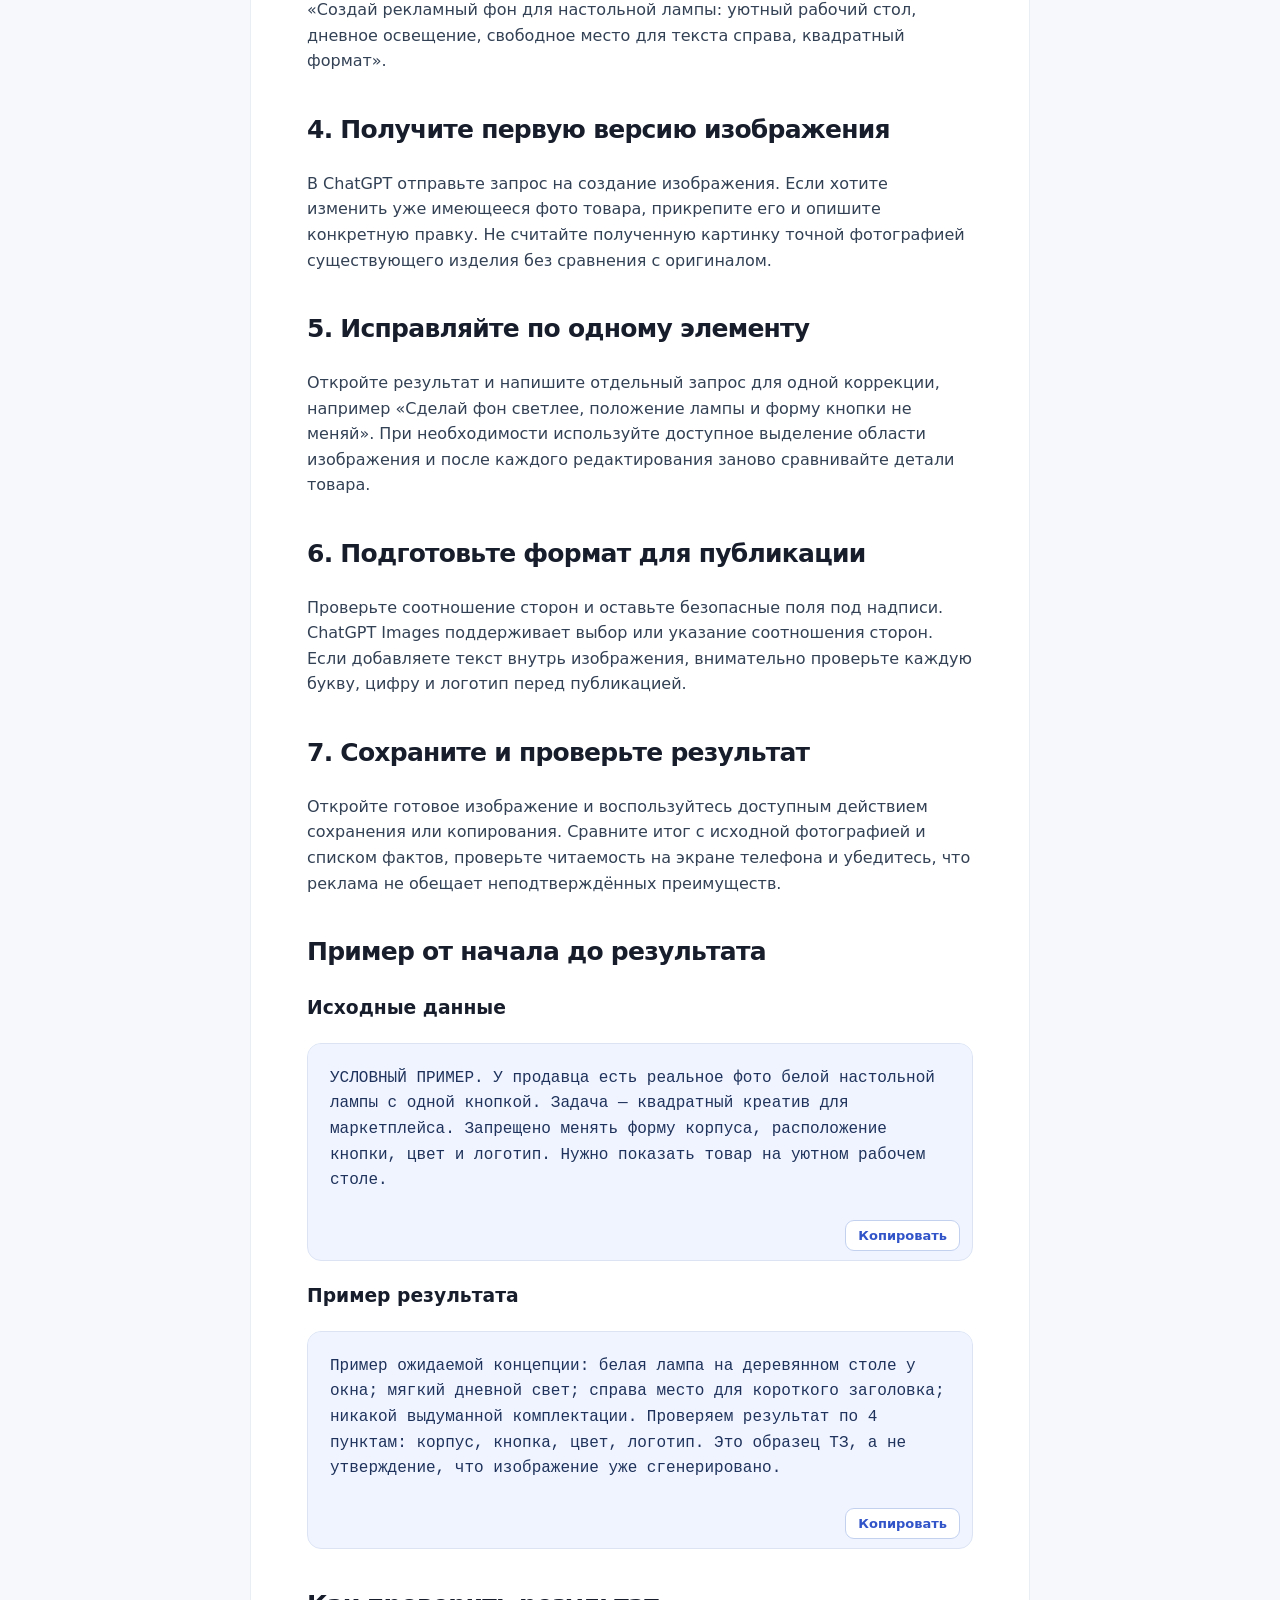
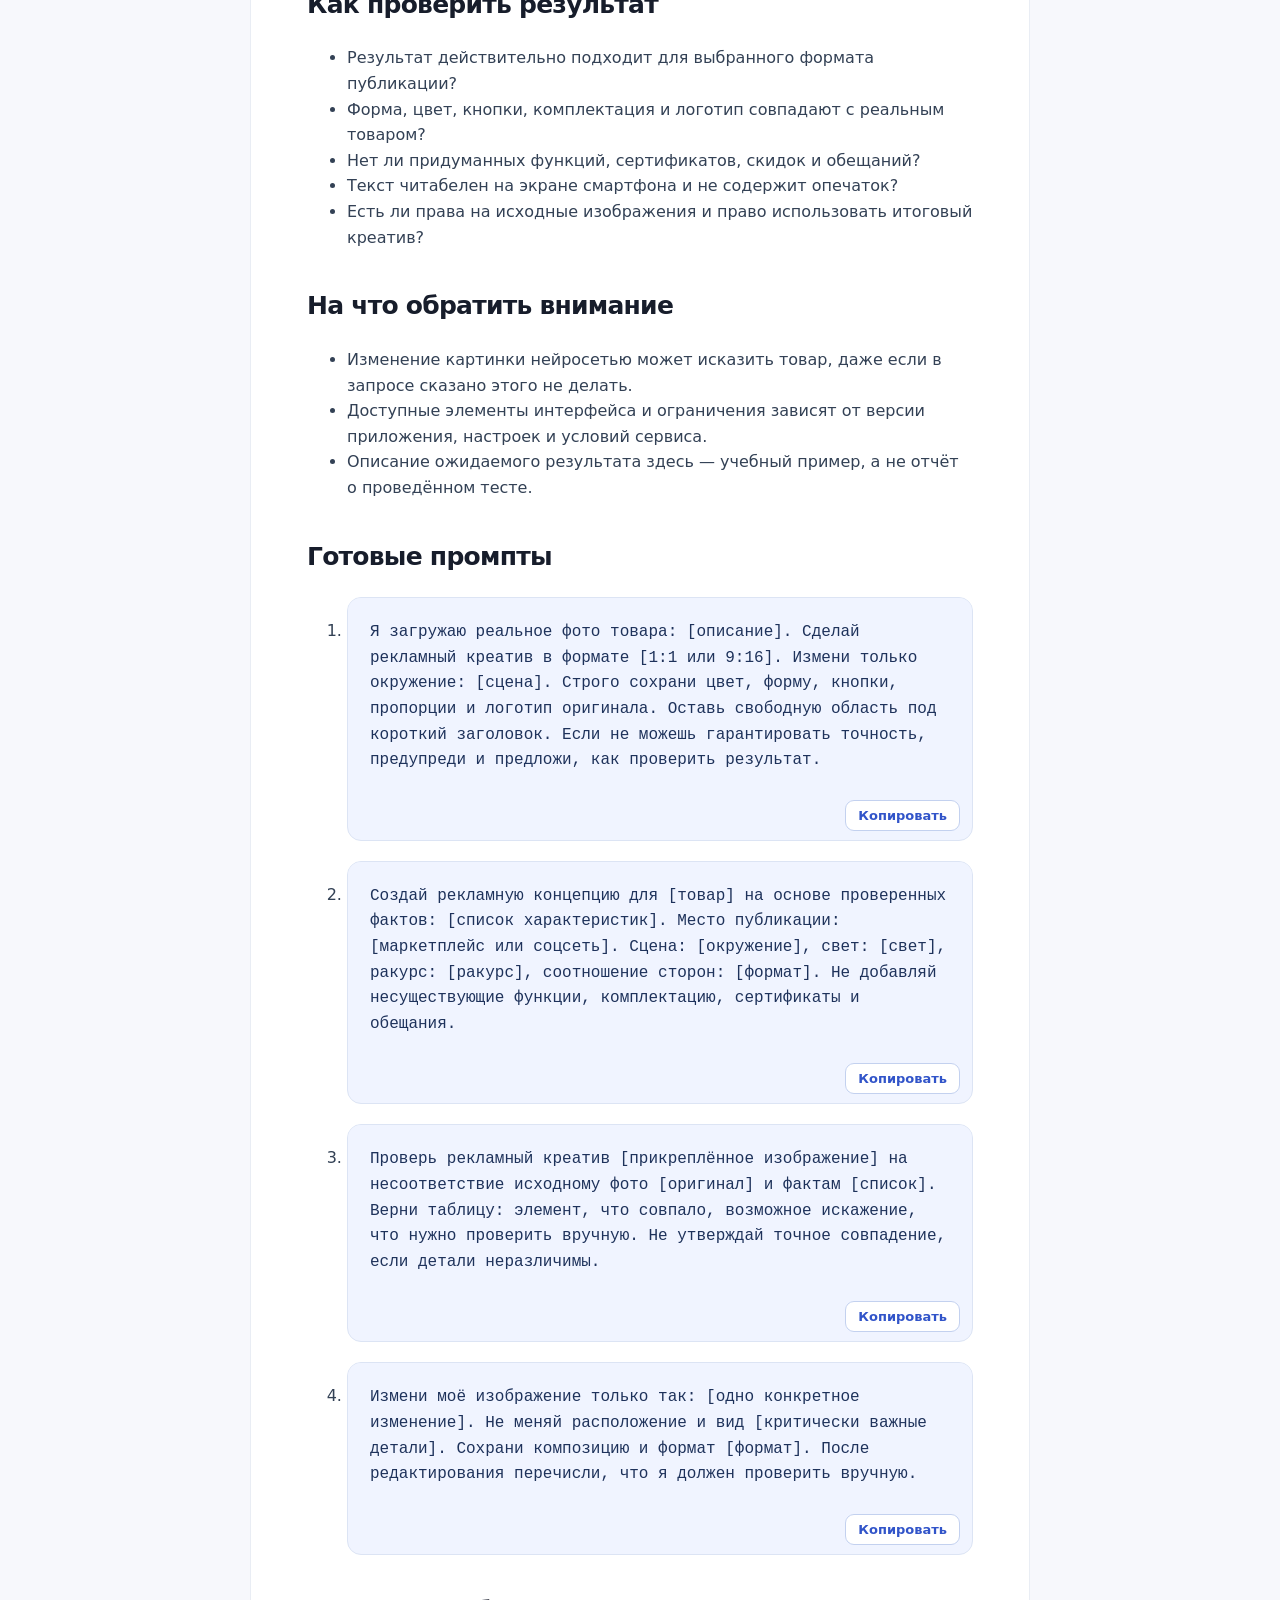
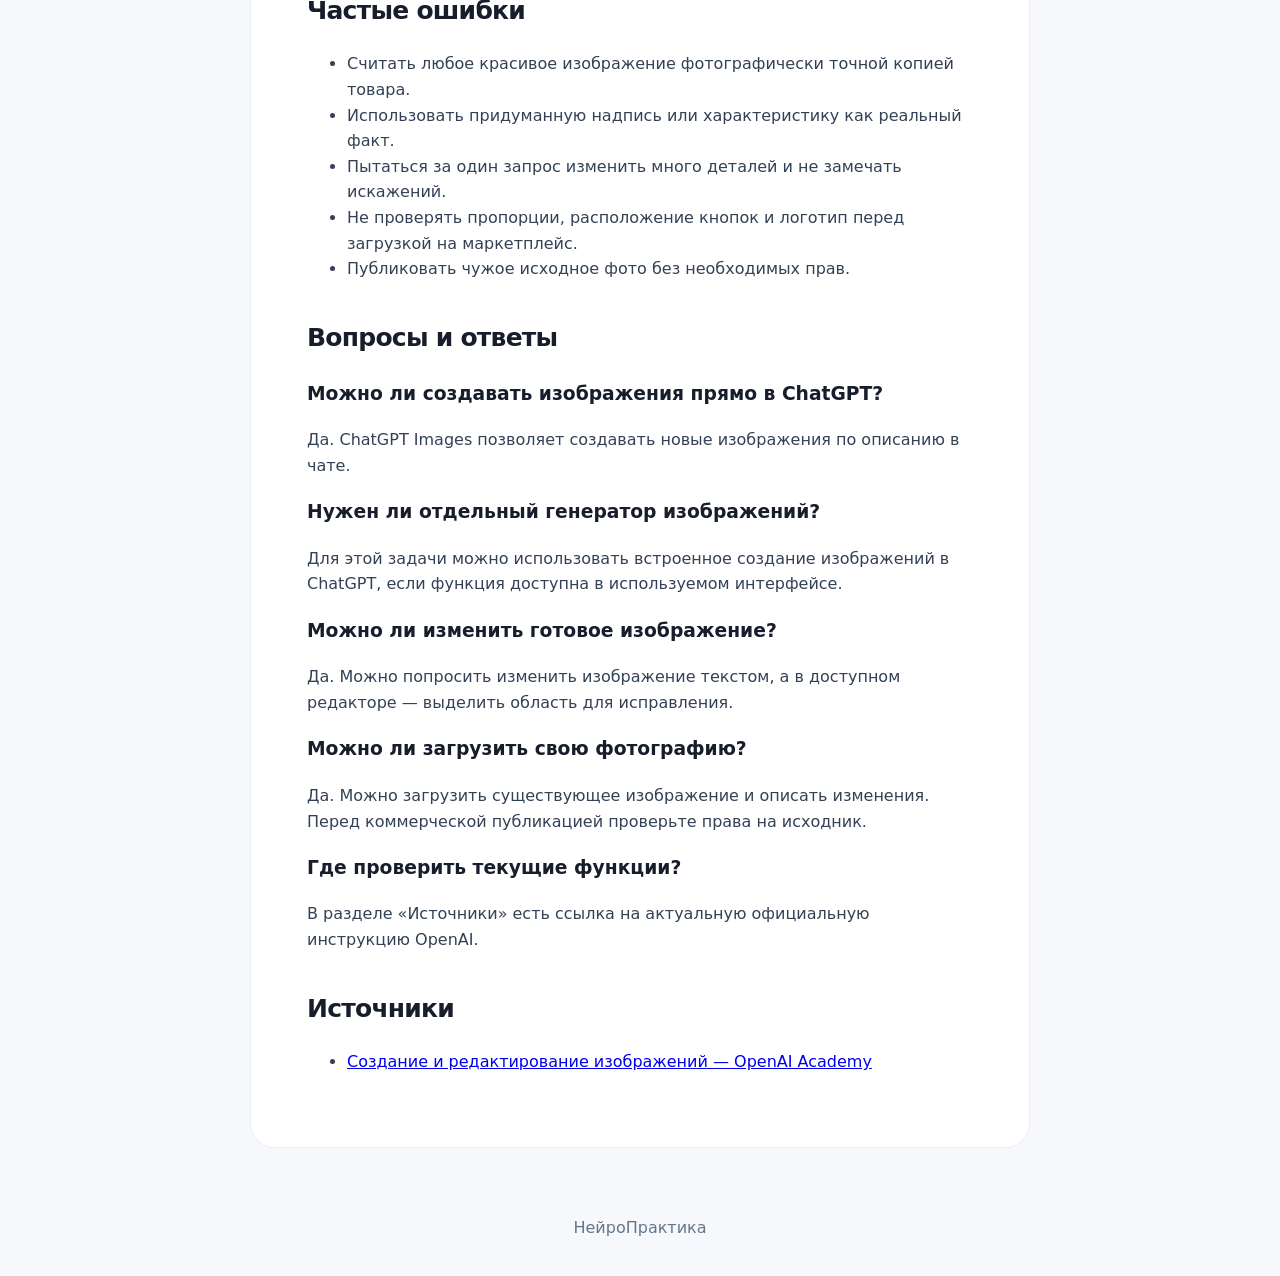
<file: articles/chatgpt-kartinki.html>
<!doctype html><html lang="ru"><head><meta charset="utf-8"><meta name="viewport" content="width=device-width,initial-scale=1"><title>Как создавать изображения в ChatGPT: от идеи до готового запроса — НейроПрактика</title><meta name="description" content="В ChatGPT можно создавать и редактировать изображения прямо в беседе. Ниже — пошаговый мастер-класс: подготовим рекламный креатив товара, составим точный п"><link rel="stylesheet" href="../style.css"><script src="../copy-prompts.js" defer></script></head><body><header><a class="logo" href="../">✳ НейроПрактика</a></header><article class="article"><a class="back" href="../">← Все инструкции</a><h1>Как создавать изображения в ChatGPT: от идеи до готового запроса</h1><p>В ChatGPT можно создавать и редактировать изображения прямо в беседе. Ниже — пошаговый мастер-класс: подготовим рекламный креатив товара, составим точный промпт, поправим композицию и проверим, что ИИ не изменил реальные свойства продукта.</p><p><strong>Для кого:</strong> Начинающие продавцы, контент-менеджеры и авторы, которые хотят делать визуалы для карточек товаров и социальных сетей.</p><h2>Что получится в итоге</h2><p>Один рекламный креатив для публикации, готовый промпт для повторного использования и контрольный список проверки достоверности изображения.</p><h2>Что потребуется</h2><ul><li>Реальное фото товара, которым вы вправе пользоваться, либо текстовое описание концепции.</li><li>Проверенный список фактов о товаре: форма, цвет, комплектация, логотип, надписи.</li><li>Формат будущей публикации: например, квадратная карточка 1:1 или вертикальная история 9:16.</li></ul><section><h2>1. Сформулируйте цель креатива</h2><p>Выберите одну задачу картинки: показать товар в интерьере, подчеркнуть его размер или создать обложку рекламного поста. Запишите, где будете её использовать, какой формат нужен и что зритель должен заметить в первые секунды.</p></section><section><h2>2. Зафиксируйте то, что менять нельзя</h2><p>Составьте короткий список реальных свойств товара: цвет корпуса, форма, кнопки, упаковка и точные надписи. Если фото существует, загрузите его в ChatGPT и прямо укажите, что эти признаки должны остаться неизменными. Сгенерированный результат всё равно потребует проверки.</p></section><section><h2>3. Напишите конкретный запрос</h2><p>Попросите создать рекламную композицию: назовите товар, окружение, свет, ракурс, формат и свободную область под заголовок. Например: «Создай рекламный фон для настольной лампы: уютный рабочий стол, дневное освещение, свободное место для текста справа, квадратный формат».</p></section><section><h2>4. Получите первую версию изображения</h2><p>В ChatGPT отправьте запрос на создание изображения. Если хотите изменить уже имеющееся фото товара, прикрепите его и опишите конкретную правку. Не считайте полученную картинку точной фотографией существующего изделия без сравнения с оригиналом.</p></section><section><h2>5. Исправляйте по одному элементу</h2><p>Откройте результат и напишите отдельный запрос для одной коррекции, например «Сделай фон светлее, положение лампы и форму кнопки не меняй». При необходимости используйте доступное выделение области изображения и после каждого редактирования заново сравнивайте детали товара.</p></section><section><h2>6. Подготовьте формат для публикации</h2><p>Проверьте соотношение сторон и оставьте безопасные поля под надписи. ChatGPT Images поддерживает выбор или указание соотношения сторон. Если добавляете текст внутрь изображения, внимательно проверьте каждую букву, цифру и логотип перед публикацией.</p></section><section><h2>7. Сохраните и проверьте результат</h2><p>Откройте готовое изображение и воспользуйтесь доступным действием сохранения или копирования. Сравните итог с исходной фотографией и списком фактов, проверьте читаемость на экране телефона и убедитесь, что реклама не обещает неподтверждённых преимуществ.</p></section><h2>Пример от начала до результата</h2><h3>Исходные данные</h3><pre>УСЛОВНЫЙ ПРИМЕР. У продавца есть реальное фото белой настольной лампы с одной кнопкой. Задача — квадратный креатив для маркетплейса. Запрещено менять форму корпуса, расположение кнопки, цвет и логотип. Нужно показать товар на уютном рабочем столе.</pre><h3>Пример результата</h3><pre>Пример ожидаемой концепции: белая лампа на деревянном столе у окна; мягкий дневной свет; справа место для короткого заголовка; никакой выдуманной комплектации. Проверяем результат по 4 пунктам: корпус, кнопка, цвет, логотип. Это образец ТЗ, а не утверждение, что изображение уже сгенерировано.</pre><h2>Как проверить результат</h2><ul><li>Результат действительно подходит для выбранного формата публикации?</li><li>Форма, цвет, кнопки, комплектация и логотип совпадают с реальным товаром?</li><li>Нет ли придуманных функций, сертификатов, скидок и обещаний?</li><li>Текст читабелен на экране смартфона и не содержит опечаток?</li><li>Есть ли права на исходные изображения и право использовать итоговый креатив?</li></ul><h2>На что обратить внимание</h2><ul><li>Изменение картинки нейросетью может исказить товар, даже если в запросе сказано этого не делать.</li><li>Доступные элементы интерфейса и ограничения зависят от версии приложения, настроек и условий сервиса.</li><li>Описание ожидаемого результата здесь — учебный пример, а не отчёт о проведённом тесте.</li></ul><h2>Готовые промпты</h2><ol><li><pre>Я загружаю реальное фото товара: [описание]. Сделай рекламный креатив в формате [1:1 или 9:16]. Измени только окружение: [сцена]. Строго сохрани цвет, форму, кнопки, пропорции и логотип оригинала. Оставь свободную область под короткий заголовок. Если не можешь гарантировать точность, предупреди и предложи, как проверить результат.</pre></li><li><pre>Создай рекламную концепцию для [товар] на основе проверенных фактов: [список характеристик]. Место публикации: [маркетплейс или соцсеть]. Сцена: [окружение], свет: [свет], ракурс: [ракурс], соотношение сторон: [формат]. Не добавляй несуществующие функции, комплектацию, сертификаты и обещания.</pre></li><li><pre>Проверь рекламный креатив [прикреплённое изображение] на несоответствие исходному фото [оригинал] и фактам [список]. Верни таблицу: элемент, что совпало, возможное искажение, что нужно проверить вручную. Не утверждай точное совпадение, если детали неразличимы.</pre></li><li><pre>Измени моё изображение только так: [одно конкретное изменение]. Не меняй расположение и вид [критически важные детали]. Сохрани композицию и формат [формат]. После редактирования перечисли, что я должен проверить вручную.</pre></li></ol><h2>Частые ошибки</h2><ul><li>Считать любое красивое изображение фотографически точной копией товара.</li><li>Использовать придуманную надпись или характеристику как реальный факт.</li><li>Пытаться за один запрос изменить много деталей и не замечать искажений.</li><li>Не проверять пропорции, расположение кнопок и логотип перед загрузкой на маркетплейс.</li><li>Публиковать чужое исходное фото без необходимых прав.</li></ul><h2>Вопросы и ответы</h2><h3>Можно ли создавать изображения прямо в ChatGPT?</h3><p>Да. ChatGPT Images позволяет создавать новые изображения по описанию в чате.</p><h3>Нужен ли отдельный генератор изображений?</h3><p>Для этой задачи можно использовать встроенное создание изображений в ChatGPT, если функция доступна в используемом интерфейсе.</p><h3>Можно ли изменить готовое изображение?</h3><p>Да. Можно попросить изменить изображение текстом, а в доступном редакторе — выделить область для исправления.</p><h3>Можно ли загрузить свою фотографию?</h3><p>Да. Можно загрузить существующее изображение и описать изменения. Перед коммерческой публикацией проверьте права на исходник.</p><h3>Где проверить текущие функции?</h3><p>В разделе «Источники» есть ссылка на актуальную официальную инструкцию OpenAI.</p><h2>Источники</h2><ul><li><a href="https://openai.com/academy/image-generation/" target="_blank" rel="noopener noreferrer">Создание и редактирование изображений — OpenAI Academy</a></li></ul></article><footer>НейроПрактика</footer></body></html>
</file>
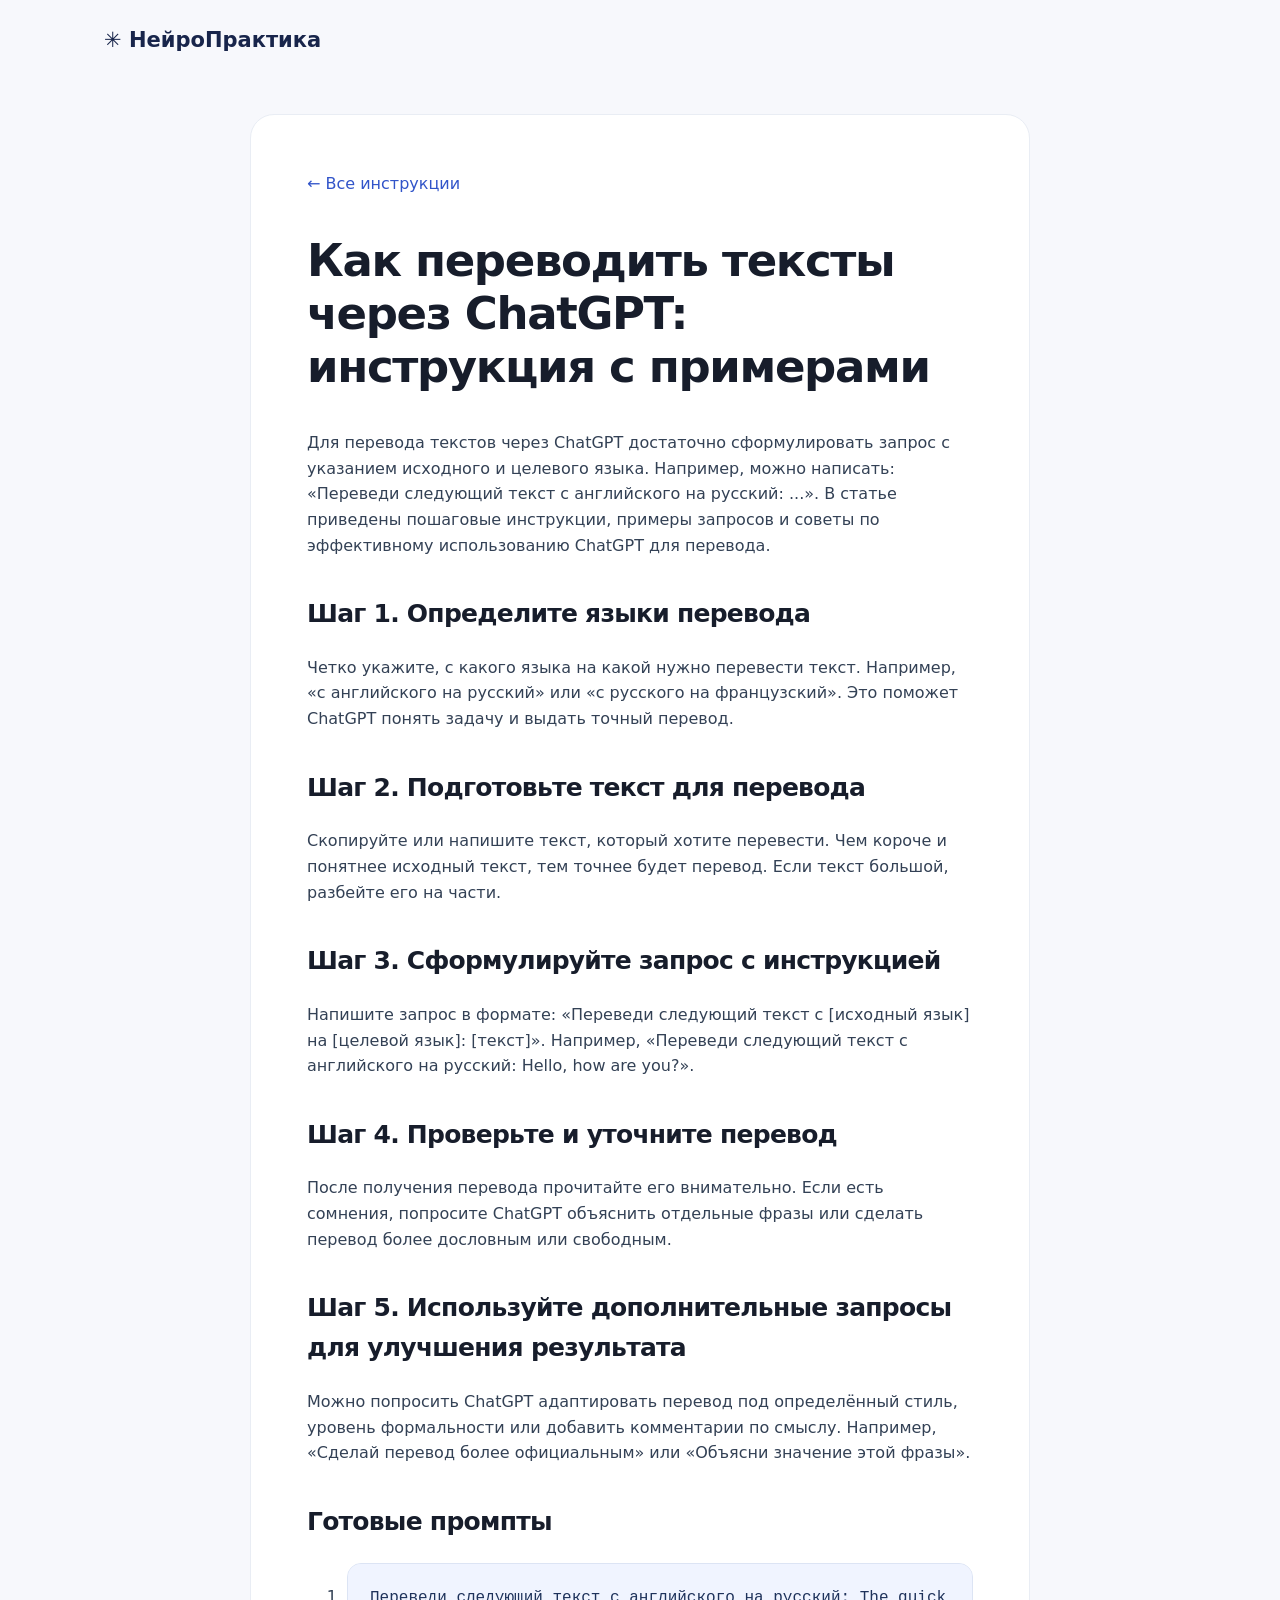
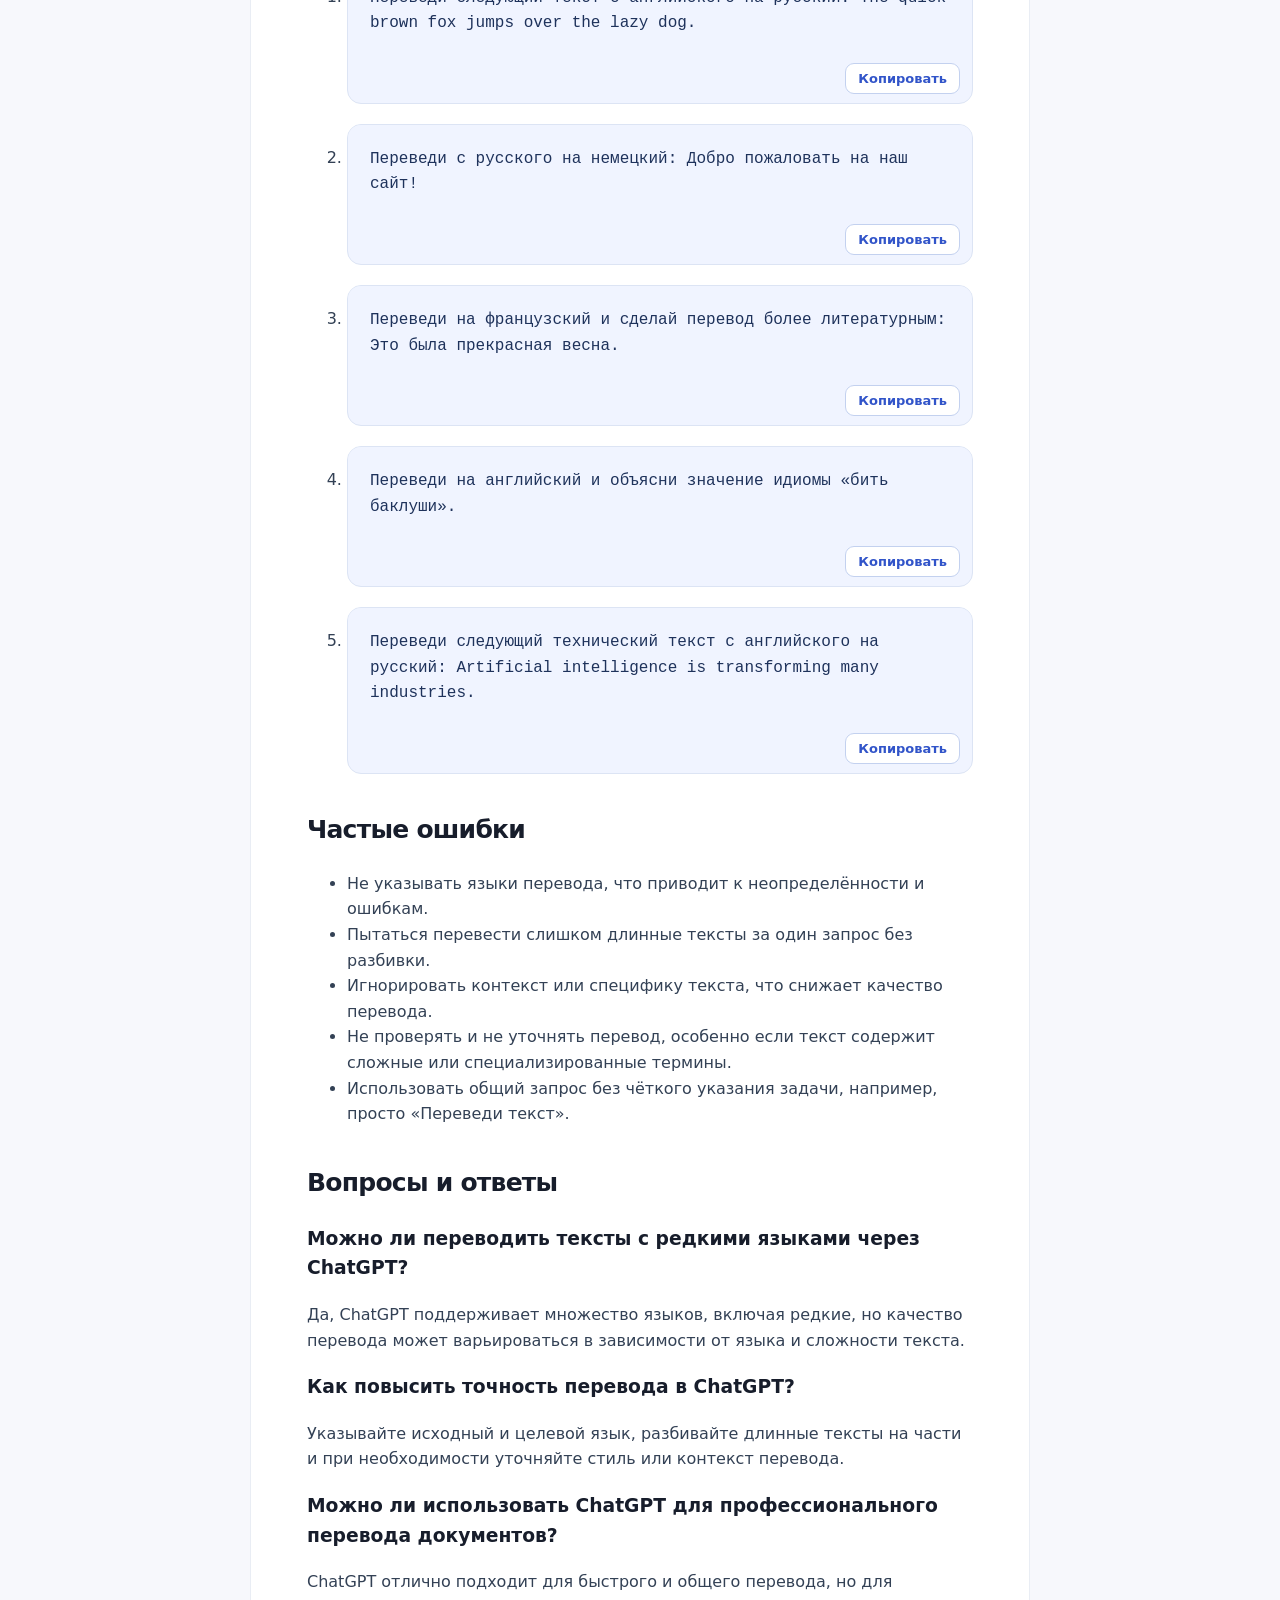
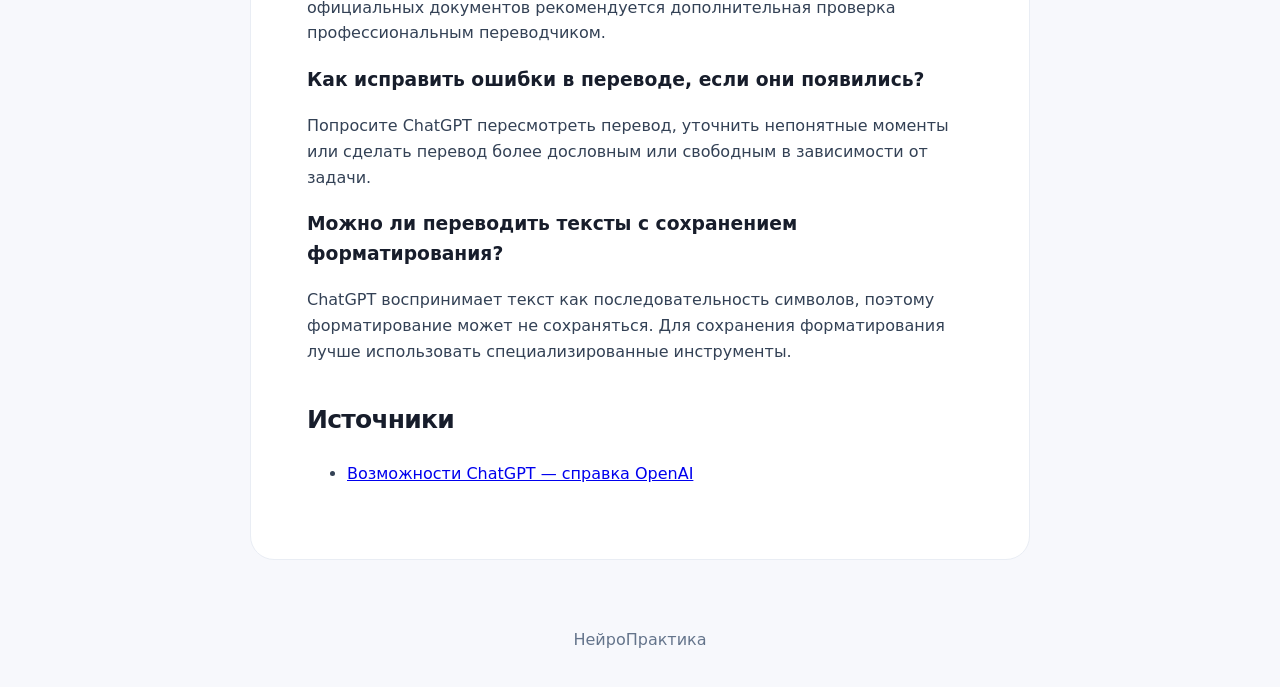
<file: articles/chatgpt-perevod.html>
<!doctype html><html lang="ru"><head><meta charset="utf-8"><meta name="viewport" content="width=device-width,initial-scale=1"><title>Как переводить тексты через ChatGPT: инструкция с примерами — НейроПрактика</title><meta name="description" content="Для перевода текстов через ChatGPT достаточно сформулировать запрос с указанием исходного и целевого языка. Например, можно написать: «Переведи следующий т"><link rel="stylesheet" href="../style.css"><script src="../copy-prompts.js" defer></script></head><body><header><a class="logo" href="../">✳ НейроПрактика</a></header><article class="article"><a class="back" href="../">← Все инструкции</a><h1>Как переводить тексты через ChatGPT: инструкция с примерами</h1><p>Для перевода текстов через ChatGPT достаточно сформулировать запрос с указанием исходного и целевого языка. Например, можно написать: «Переведи следующий текст с английского на русский: ...». В статье приведены пошаговые инструкции, примеры запросов и советы по эффективному использованию ChatGPT для перевода.</p><section><h2>Шаг 1. Определите языки перевода</h2><p>Четко укажите, с какого языка на какой нужно перевести текст. Например, «с английского на русский» или «с русского на французский». Это поможет ChatGPT понять задачу и выдать точный перевод.</p></section><section><h2>Шаг 2. Подготовьте текст для перевода</h2><p>Скопируйте или напишите текст, который хотите перевести. Чем короче и понятнее исходный текст, тем точнее будет перевод. Если текст большой, разбейте его на части.</p></section><section><h2>Шаг 3. Сформулируйте запрос с инструкцией</h2><p>Напишите запрос в формате: «Переведи следующий текст с [исходный язык] на [целевой язык]: [текст]». Например, «Переведи следующий текст с английского на русский: Hello, how are you?».</p></section><section><h2>Шаг 4. Проверьте и уточните перевод</h2><p>После получения перевода прочитайте его внимательно. Если есть сомнения, попросите ChatGPT объяснить отдельные фразы или сделать перевод более дословным или свободным.</p></section><section><h2>Шаг 5. Используйте дополнительные запросы для улучшения результата</h2><p>Можно попросить ChatGPT адаптировать перевод под определённый стиль, уровень формальности или добавить комментарии по смыслу. Например, «Сделай перевод более официальным» или «Объясни значение этой фразы».</p></section><h2>Готовые промпты</h2><ol><li><pre>Переведи следующий текст с английского на русский: The quick brown fox jumps over the lazy dog.</pre></li><li><pre>Переведи с русского на немецкий: Добро пожаловать на наш сайт!</pre></li><li><pre>Переведи на французский и сделай перевод более литературным: Это была прекрасная весна.</pre></li><li><pre>Переведи на английский и объясни значение идиомы «бить баклуши».</pre></li><li><pre>Переведи следующий технический текст с английского на русский: Artificial intelligence is transforming many industries.</pre></li></ol><h2>Частые ошибки</h2><ul><li>Не указывать языки перевода, что приводит к неопределённости и ошибкам.</li><li>Пытаться перевести слишком длинные тексты за один запрос без разбивки.</li><li>Игнорировать контекст или специфику текста, что снижает качество перевода.</li><li>Не проверять и не уточнять перевод, особенно если текст содержит сложные или специализированные термины.</li><li>Использовать общий запрос без чёткого указания задачи, например, просто «Переведи текст».</li></ul><h2>Вопросы и ответы</h2><h3>Можно ли переводить тексты с редкими языками через ChatGPT?</h3><p>Да, ChatGPT поддерживает множество языков, включая редкие, но качество перевода может варьироваться в зависимости от языка и сложности текста.</p><h3>Как повысить точность перевода в ChatGPT?</h3><p>Указывайте исходный и целевой язык, разбивайте длинные тексты на части и при необходимости уточняйте стиль или контекст перевода.</p><h3>Можно ли использовать ChatGPT для профессионального перевода документов?</h3><p>ChatGPT отлично подходит для быстрого и общего перевода, но для официальных документов рекомендуется дополнительная проверка профессиональным переводчиком.</p><h3>Как исправить ошибки в переводе, если они появились?</h3><p>Попросите ChatGPT пересмотреть перевод, уточнить непонятные моменты или сделать перевод более дословным или свободным в зависимости от задачи.</p><h3>Можно ли переводить тексты с сохранением форматирования?</h3><p>ChatGPT воспринимает текст как последовательность символов, поэтому форматирование может не сохраняться. Для сохранения форматирования лучше использовать специализированные инструменты.</p><h2>Источники</h2><ul><li><a href="https://help.openai.com/en/articles/9260256-chatgpt-capabilities-overview" target="_blank" rel="noopener noreferrer">Возможности ChatGPT — справка OpenAI</a></li></ul></article><footer>НейроПрактика</footer></body></html>
</file>
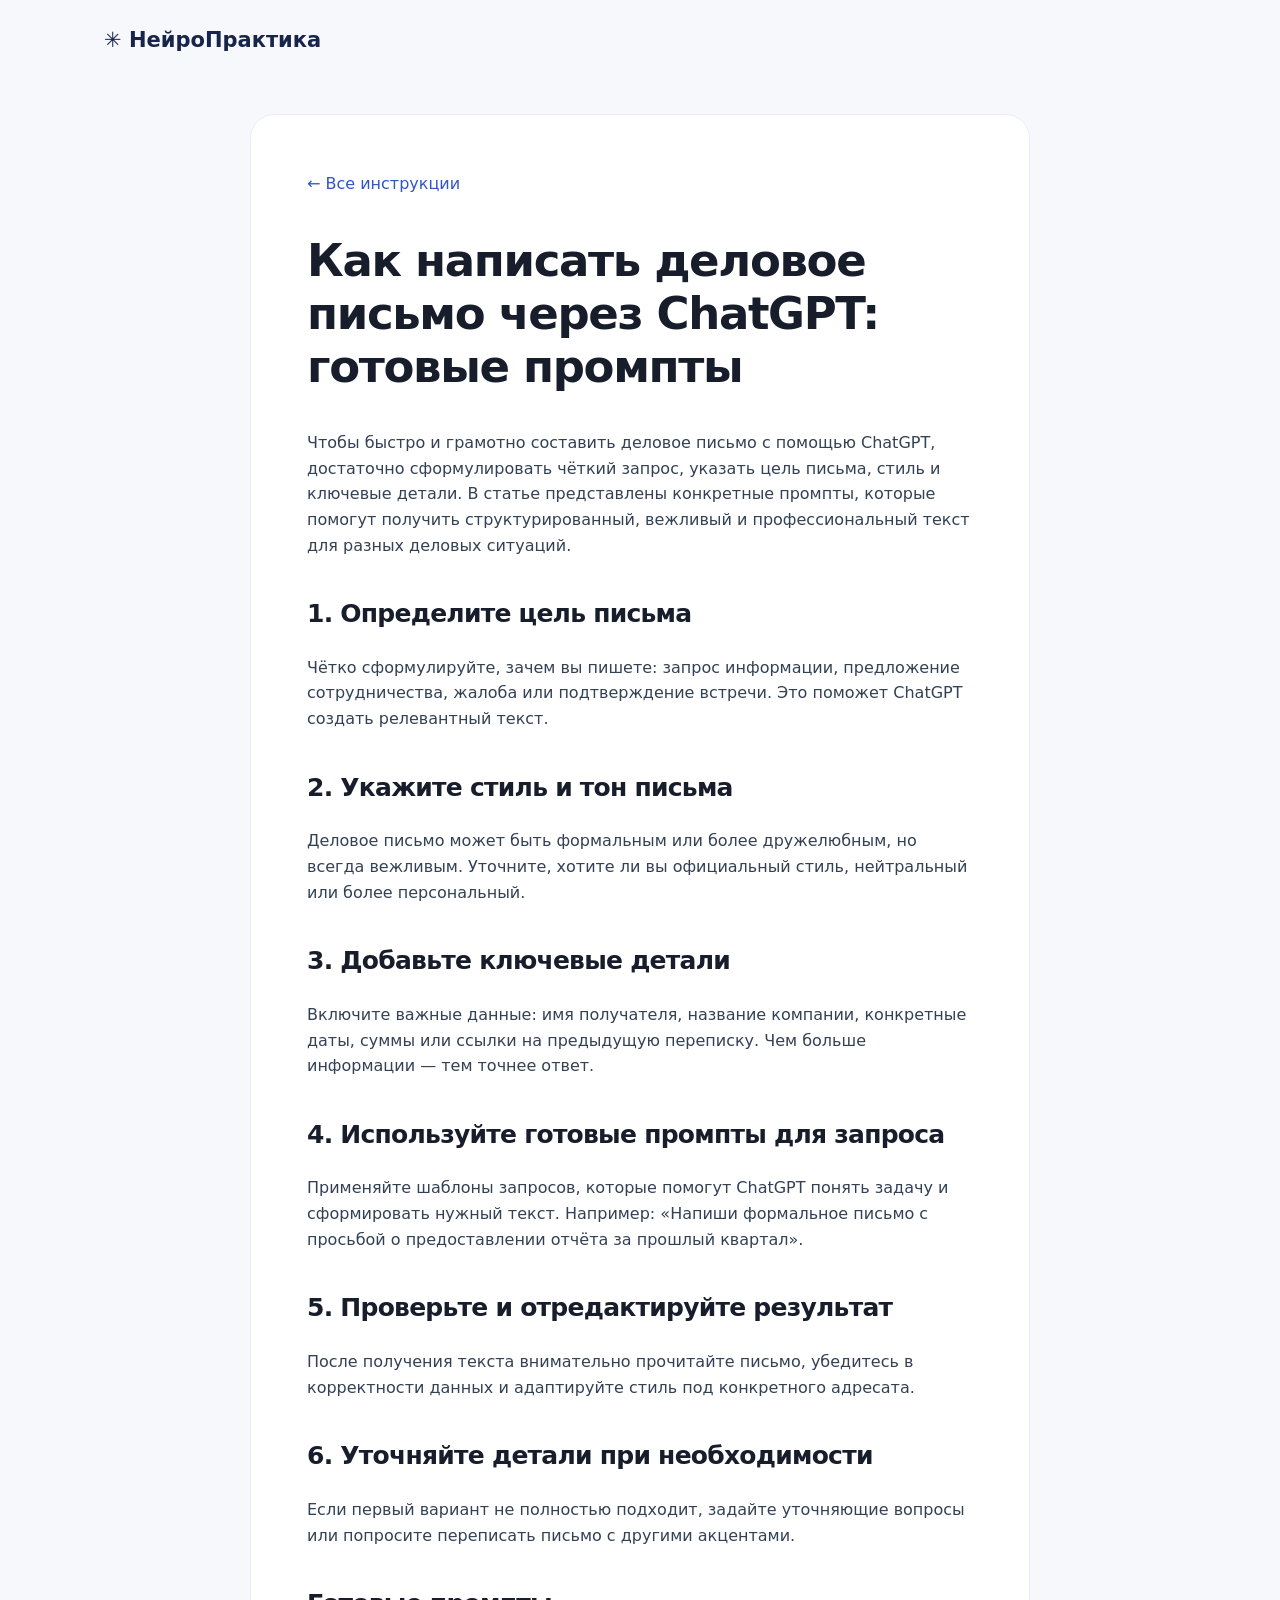
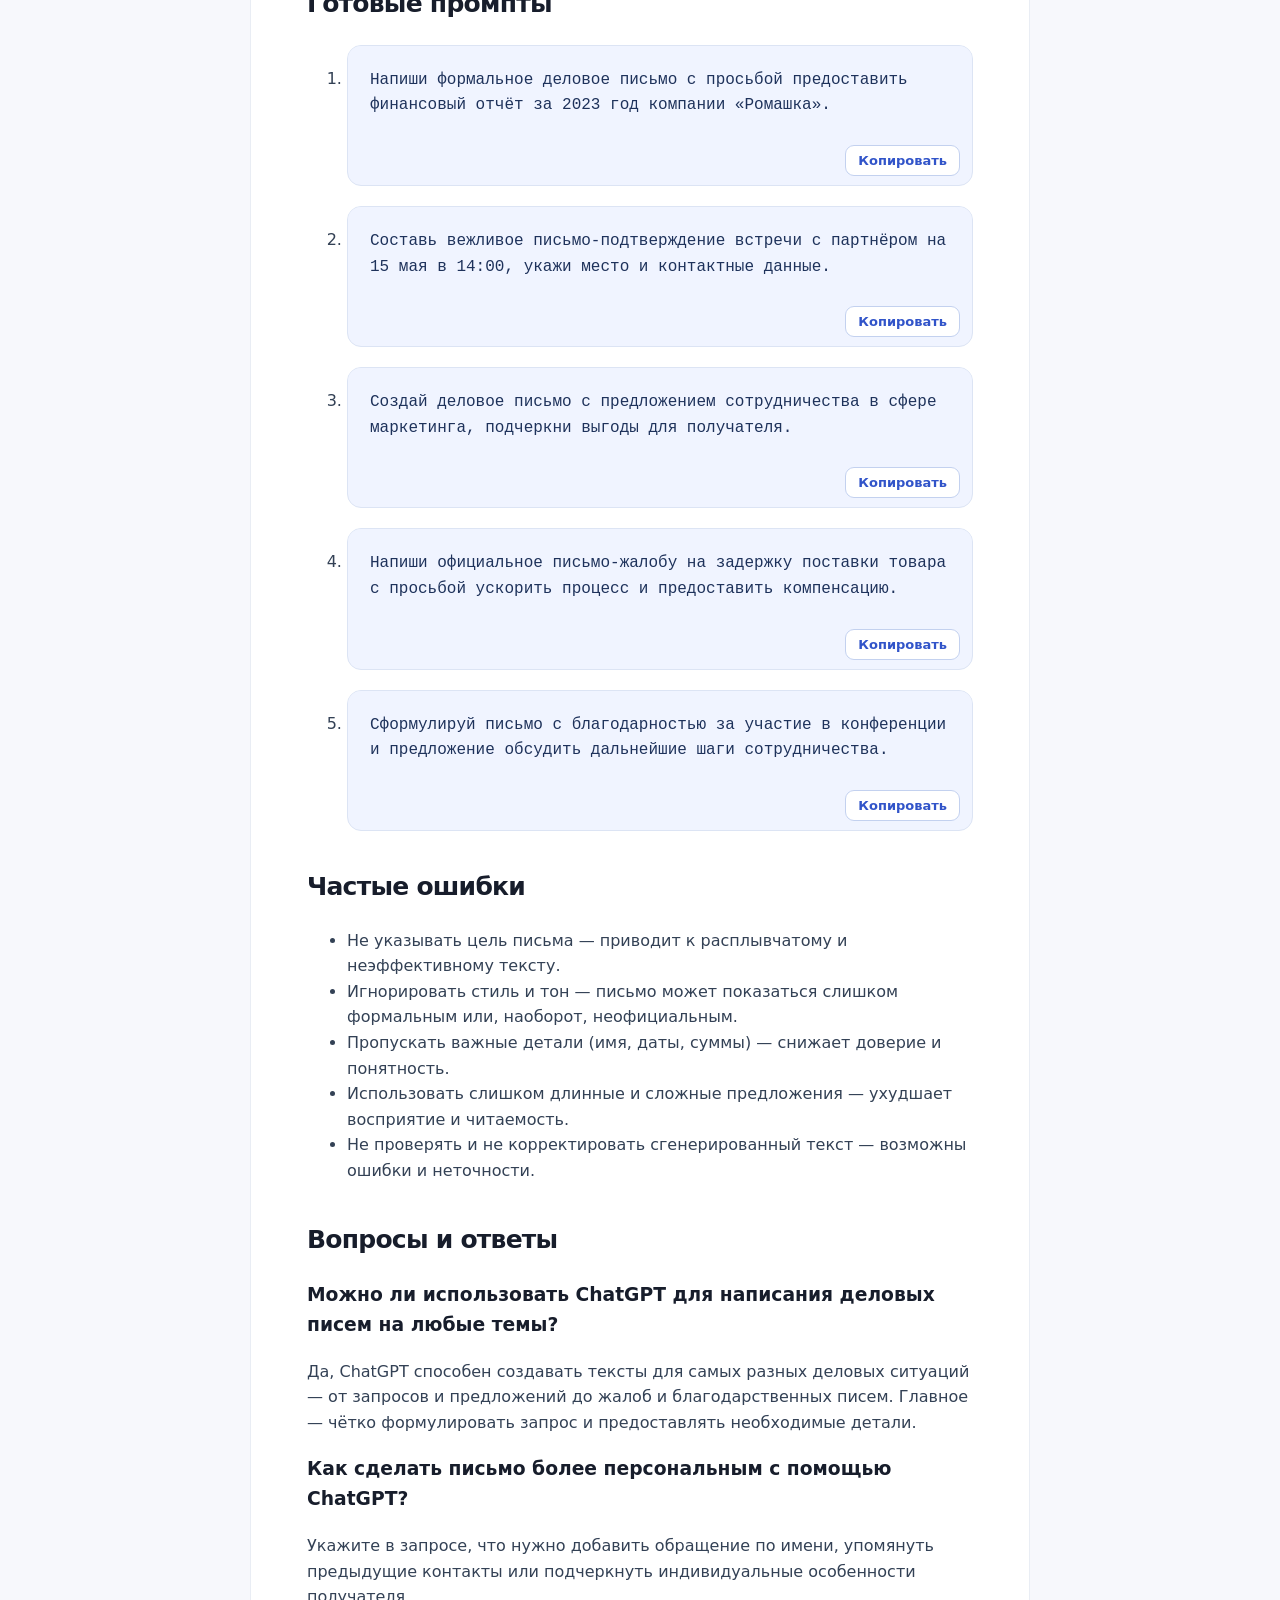
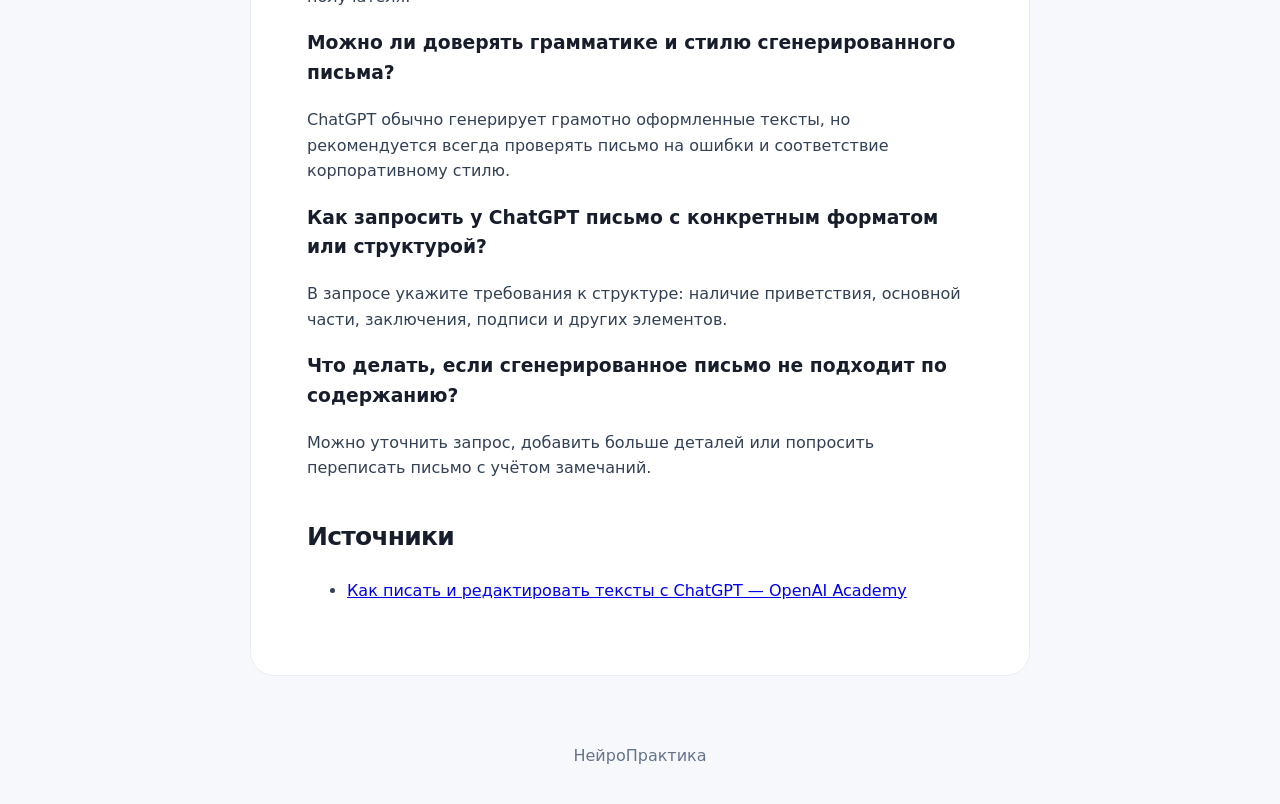
<file: articles/chatgpt-pismo.html>
<!doctype html><html lang="ru"><head><meta charset="utf-8"><meta name="viewport" content="width=device-width,initial-scale=1"><title>Как написать деловое письмо через ChatGPT: готовые промпты — НейроПрактика</title><meta name="description" content="Чтобы быстро и грамотно составить деловое письмо с помощью ChatGPT, достаточно сформулировать чёткий запрос, указать цель письма, стиль и ключевые детали. "><link rel="stylesheet" href="../style.css"><script src="../copy-prompts.js" defer></script></head><body><header><a class="logo" href="../">✳ НейроПрактика</a></header><article class="article"><a class="back" href="../">← Все инструкции</a><h1>Как написать деловое письмо через ChatGPT: готовые промпты</h1><p>Чтобы быстро и грамотно составить деловое письмо с помощью ChatGPT, достаточно сформулировать чёткий запрос, указать цель письма, стиль и ключевые детали. В статье представлены конкретные промпты, которые помогут получить структурированный, вежливый и профессиональный текст для разных деловых ситуаций.</p><section><h2>1. Определите цель письма</h2><p>Чётко сформулируйте, зачем вы пишете: запрос информации, предложение сотрудничества, жалоба или подтверждение встречи. Это поможет ChatGPT создать релевантный текст.</p></section><section><h2>2. Укажите стиль и тон письма</h2><p>Деловое письмо может быть формальным или более дружелюбным, но всегда вежливым. Уточните, хотите ли вы официальный стиль, нейтральный или более персональный.</p></section><section><h2>3. Добавьте ключевые детали</h2><p>Включите важные данные: имя получателя, название компании, конкретные даты, суммы или ссылки на предыдущую переписку. Чем больше информации — тем точнее ответ.</p></section><section><h2>4. Используйте готовые промпты для запроса</h2><p>Применяйте шаблоны запросов, которые помогут ChatGPT понять задачу и сформировать нужный текст. Например: «Напиши формальное письмо с просьбой о предоставлении отчёта за прошлый квартал».</p></section><section><h2>5. Проверьте и отредактируйте результат</h2><p>После получения текста внимательно прочитайте письмо, убедитесь в корректности данных и адаптируйте стиль под конкретного адресата.</p></section><section><h2>6. Уточняйте детали при необходимости</h2><p>Если первый вариант не полностью подходит, задайте уточняющие вопросы или попросите переписать письмо с другими акцентами.</p></section><h2>Готовые промпты</h2><ol><li><pre>Напиши формальное деловое письмо с просьбой предоставить финансовый отчёт за 2023 год компании «Ромашка».</pre></li><li><pre>Составь вежливое письмо-подтверждение встречи с партнёром на 15 мая в 14:00, укажи место и контактные данные.</pre></li><li><pre>Создай деловое письмо с предложением сотрудничества в сфере маркетинга, подчеркни выгоды для получателя.</pre></li><li><pre>Напиши официальное письмо-жалобу на задержку поставки товара с просьбой ускорить процесс и предоставить компенсацию.</pre></li><li><pre>Сформулируй письмо с благодарностью за участие в конференции и предложение обсудить дальнейшие шаги сотрудничества.</pre></li></ol><h2>Частые ошибки</h2><ul><li>Не указывать цель письма — приводит к расплывчатому и неэффективному тексту.</li><li>Игнорировать стиль и тон — письмо может показаться слишком формальным или, наоборот, неофициальным.</li><li>Пропускать важные детали (имя, даты, суммы) — снижает доверие и понятность.</li><li>Использовать слишком длинные и сложные предложения — ухудшает восприятие и читаемость.</li><li>Не проверять и не корректировать сгенерированный текст — возможны ошибки и неточности.</li></ul><h2>Вопросы и ответы</h2><h3>Можно ли использовать ChatGPT для написания деловых писем на любые темы?</h3><p>Да, ChatGPT способен создавать тексты для самых разных деловых ситуаций — от запросов и предложений до жалоб и благодарственных писем. Главное — чётко формулировать запрос и предоставлять необходимые детали.</p><h3>Как сделать письмо более персональным с помощью ChatGPT?</h3><p>Укажите в запросе, что нужно добавить обращение по имени, упомянуть предыдущие контакты или подчеркнуть индивидуальные особенности получателя.</p><h3>Можно ли доверять грамматике и стилю сгенерированного письма?</h3><p>ChatGPT обычно генерирует грамотно оформленные тексты, но рекомендуется всегда проверять письмо на ошибки и соответствие корпоративному стилю.</p><h3>Как запросить у ChatGPT письмо с конкретным форматом или структурой?</h3><p>В запросе укажите требования к структуре: наличие приветствия, основной части, заключения, подписи и других элементов.</p><h3>Что делать, если сгенерированное письмо не подходит по содержанию?</h3><p>Можно уточнить запрос, добавить больше деталей или попросить переписать письмо с учётом замечаний.</p><h2>Источники</h2><ul><li><a href="https://openai.com/academy/writing/" target="_blank" rel="noopener noreferrer">Как писать и редактировать тексты с ChatGPT — OpenAI Academy</a></li></ul></article><footer>НейроПрактика</footer></body></html>
</file>
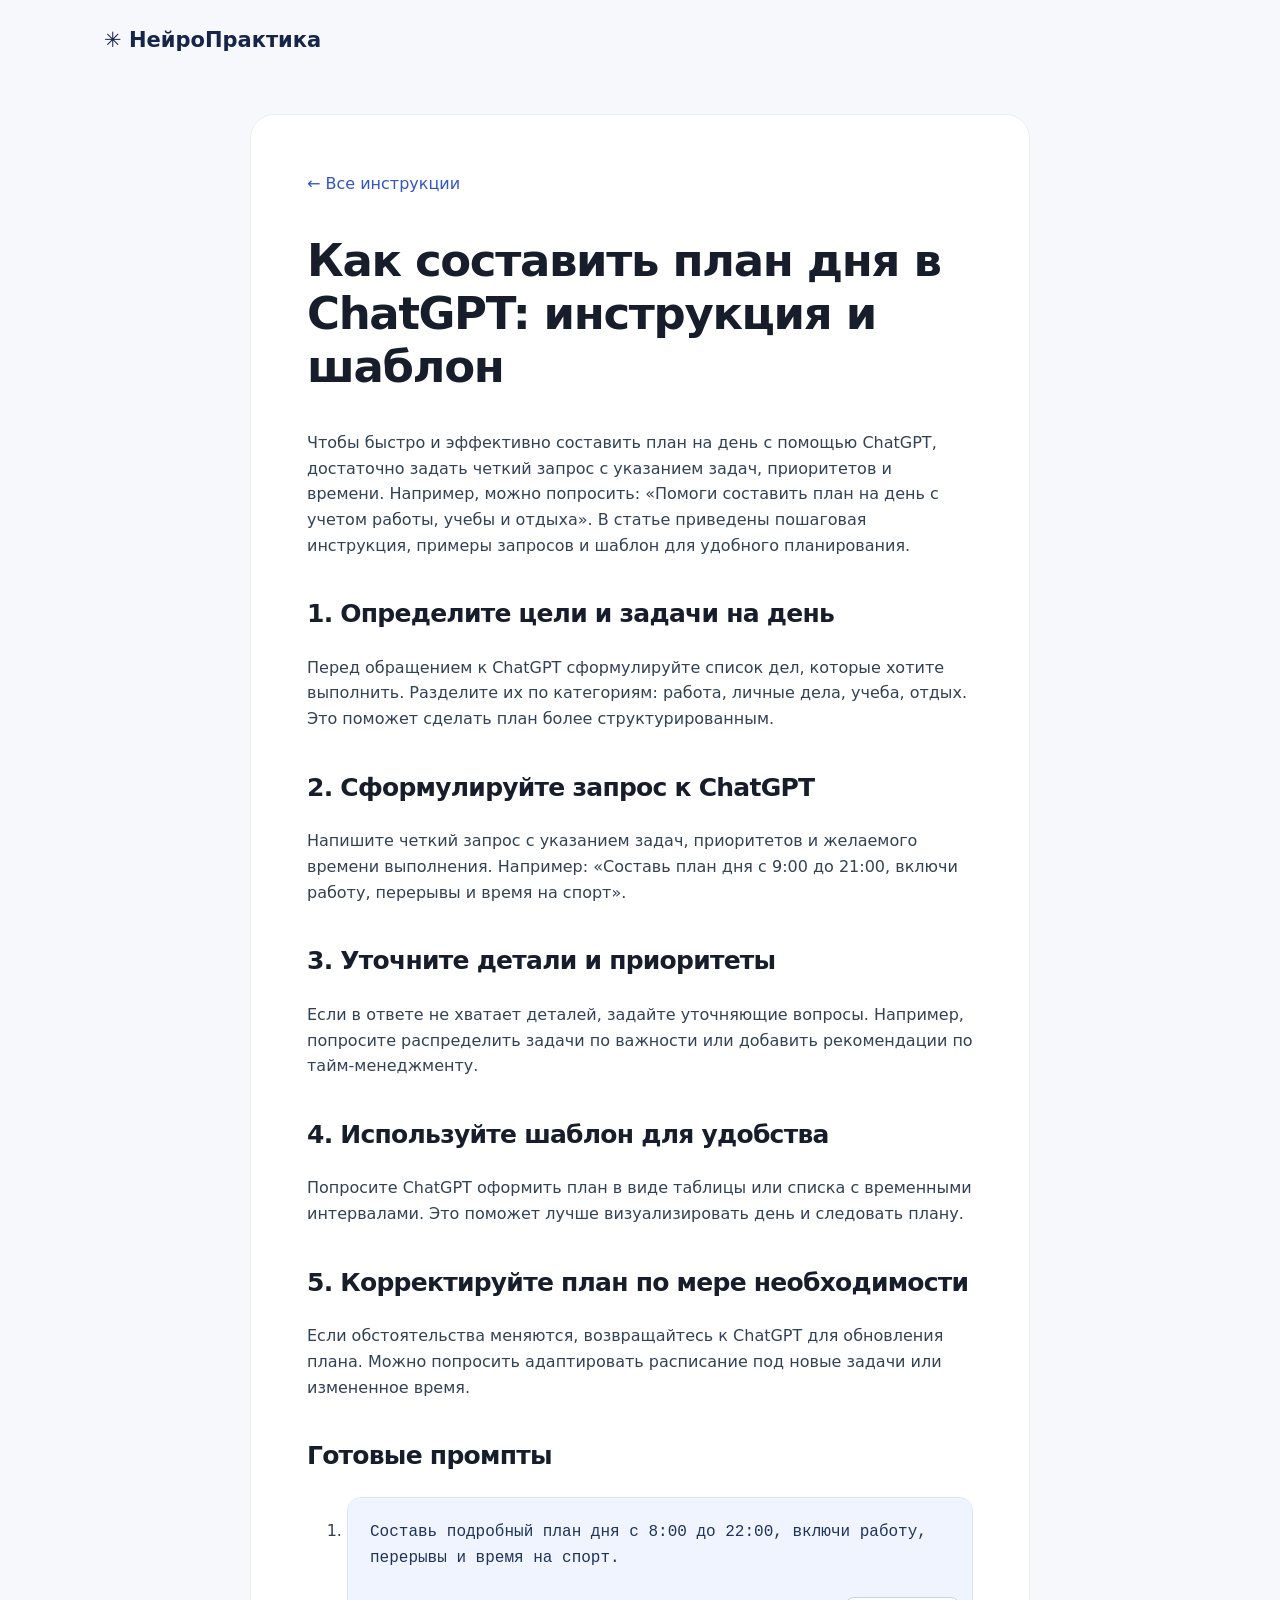
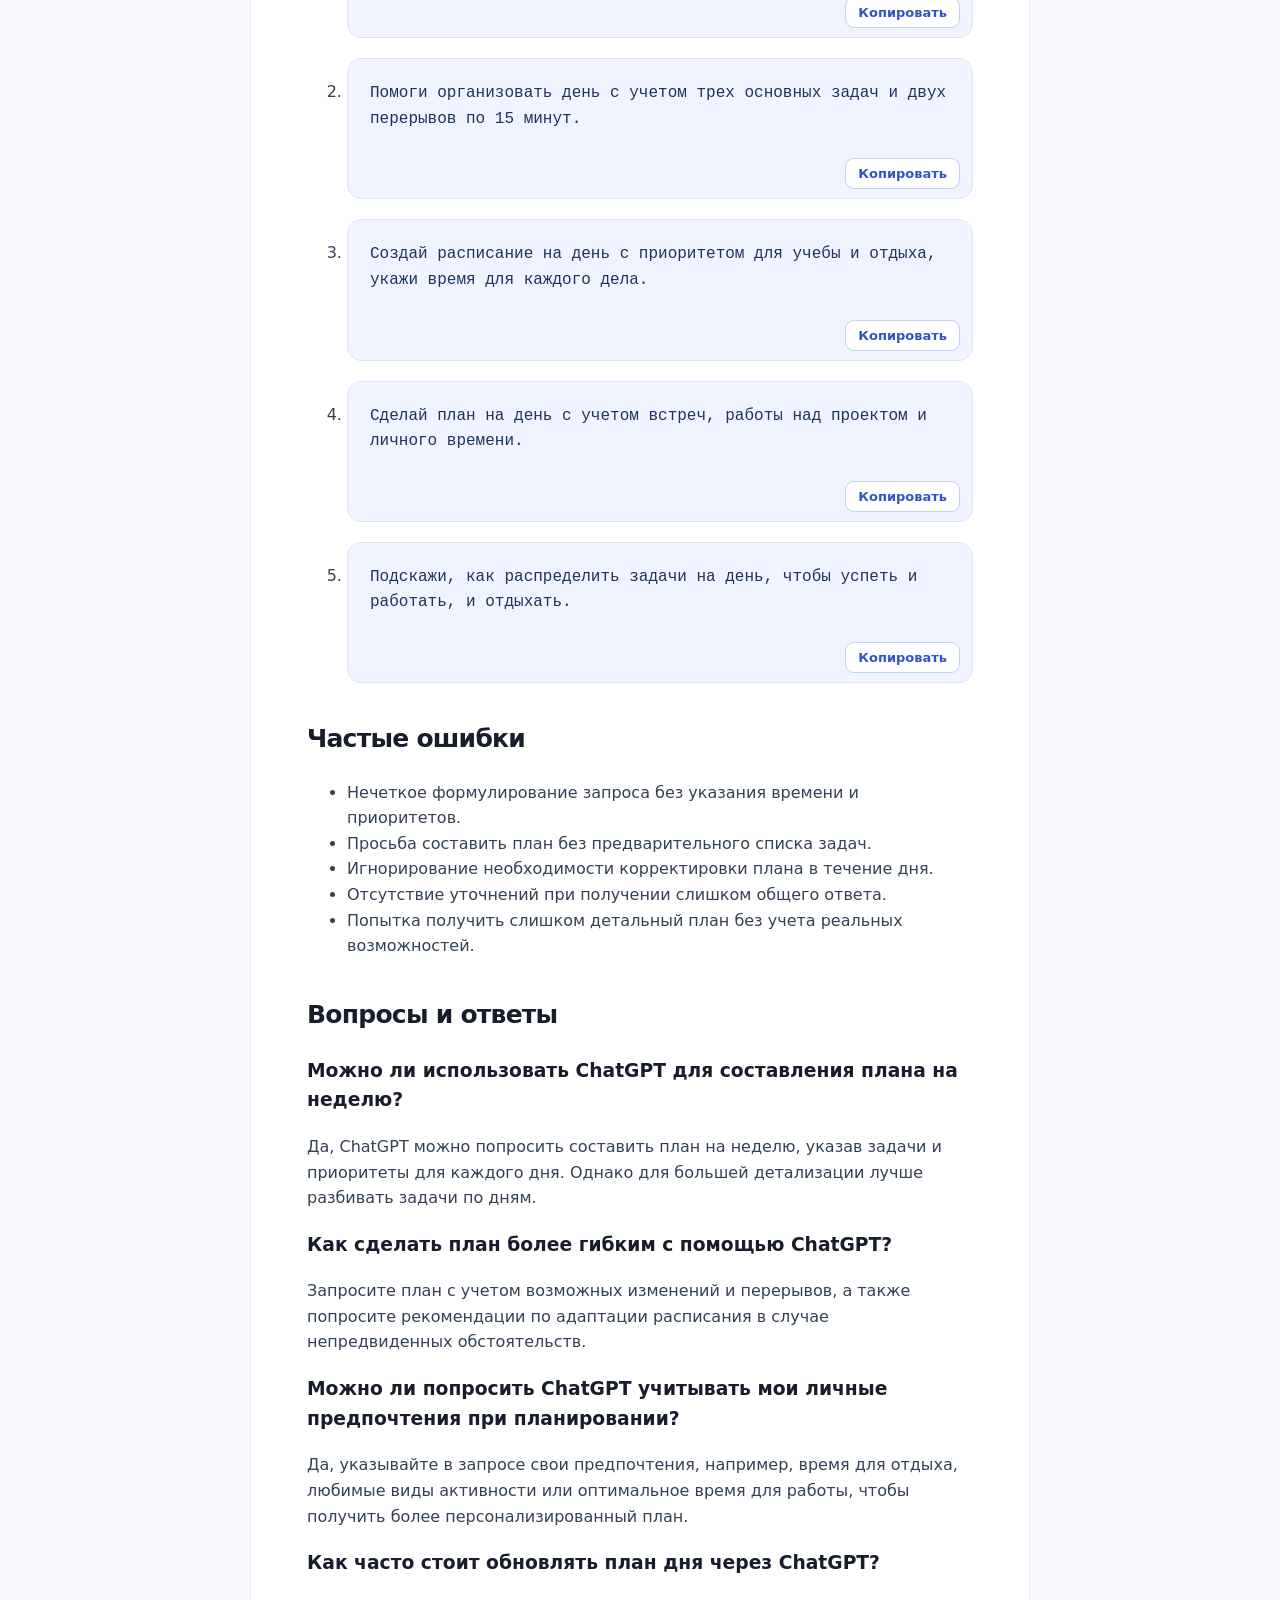
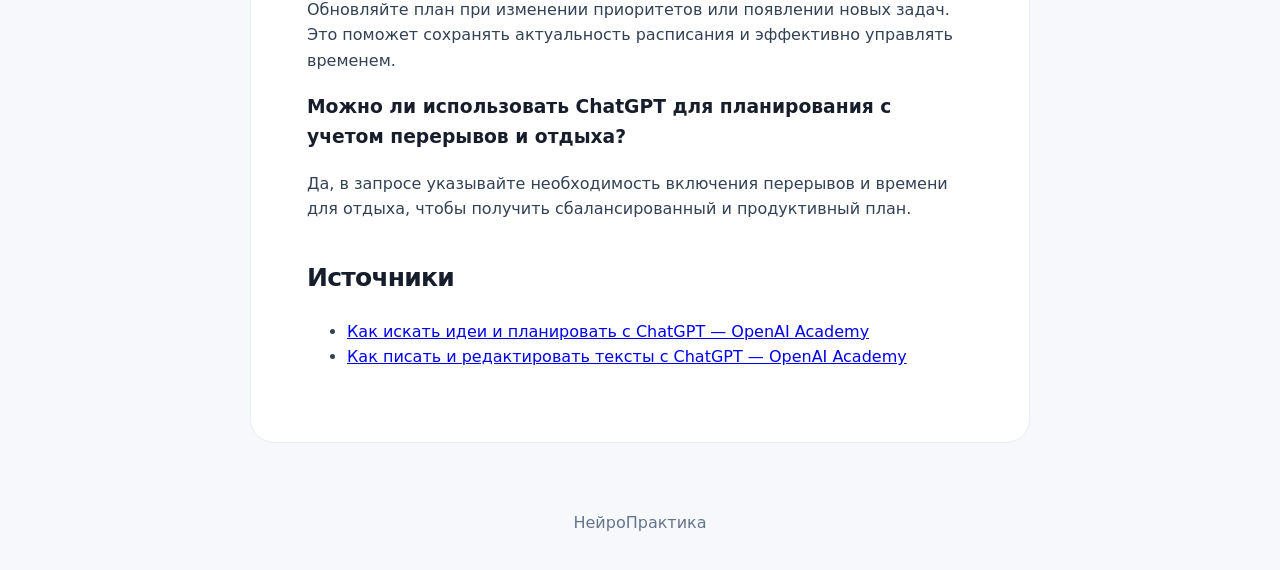
<file: articles/chatgpt-plan.html>
<!doctype html><html lang="ru"><head><meta charset="utf-8"><meta name="viewport" content="width=device-width,initial-scale=1"><title>Как составить план дня в ChatGPT: инструкция и шаблон — НейроПрактика</title><meta name="description" content="Чтобы быстро и эффективно составить план на день с помощью ChatGPT, достаточно задать четкий запрос с указанием задач, приоритетов и времени. Например, мож"><link rel="stylesheet" href="../style.css"><script src="../copy-prompts.js" defer></script></head><body><header><a class="logo" href="../">✳ НейроПрактика</a></header><article class="article"><a class="back" href="../">← Все инструкции</a><h1>Как составить план дня в ChatGPT: инструкция и шаблон</h1><p>Чтобы быстро и эффективно составить план на день с помощью ChatGPT, достаточно задать четкий запрос с указанием задач, приоритетов и времени. Например, можно попросить: «Помоги составить план на день с учетом работы, учебы и отдыха». В статье приведены пошаговая инструкция, примеры запросов и шаблон для удобного планирования.</p><section><h2>1. Определите цели и задачи на день</h2><p>Перед обращением к ChatGPT сформулируйте список дел, которые хотите выполнить. Разделите их по категориям: работа, личные дела, учеба, отдых. Это поможет сделать план более структурированным.</p></section><section><h2>2. Сформулируйте запрос к ChatGPT</h2><p>Напишите четкий запрос с указанием задач, приоритетов и желаемого времени выполнения. Например: «Составь план дня с 9:00 до 21:00, включи работу, перерывы и время на спорт».</p></section><section><h2>3. Уточните детали и приоритеты</h2><p>Если в ответе не хватает деталей, задайте уточняющие вопросы. Например, попросите распределить задачи по важности или добавить рекомендации по тайм-менеджменту.</p></section><section><h2>4. Используйте шаблон для удобства</h2><p>Попросите ChatGPT оформить план в виде таблицы или списка с временными интервалами. Это поможет лучше визуализировать день и следовать плану.</p></section><section><h2>5. Корректируйте план по мере необходимости</h2><p>Если обстоятельства меняются, возвращайтесь к ChatGPT для обновления плана. Можно попросить адаптировать расписание под новые задачи или измененное время.</p></section><h2>Готовые промпты</h2><ol><li><pre>Составь подробный план дня с 8:00 до 22:00, включи работу, перерывы и время на спорт.</pre></li><li><pre>Помоги организовать день с учетом трех основных задач и двух перерывов по 15 минут.</pre></li><li><pre>Создай расписание на день с приоритетом для учебы и отдыха, укажи время для каждого дела.</pre></li><li><pre>Сделай план на день с учетом встреч, работы над проектом и личного времени.</pre></li><li><pre>Подскажи, как распределить задачи на день, чтобы успеть и работать, и отдыхать.</pre></li></ol><h2>Частые ошибки</h2><ul><li>Нечеткое формулирование запроса без указания времени и приоритетов.</li><li>Просьба составить план без предварительного списка задач.</li><li>Игнорирование необходимости корректировки плана в течение дня.</li><li>Отсутствие уточнений при получении слишком общего ответа.</li><li>Попытка получить слишком детальный план без учета реальных возможностей.</li></ul><h2>Вопросы и ответы</h2><h3>Можно ли использовать ChatGPT для составления плана на неделю?</h3><p>Да, ChatGPT можно попросить составить план на неделю, указав задачи и приоритеты для каждого дня. Однако для большей детализации лучше разбивать задачи по дням.</p><h3>Как сделать план более гибким с помощью ChatGPT?</h3><p>Запросите план с учетом возможных изменений и перерывов, а также попросите рекомендации по адаптации расписания в случае непредвиденных обстоятельств.</p><h3>Можно ли попросить ChatGPT учитывать мои личные предпочтения при планировании?</h3><p>Да, указывайте в запросе свои предпочтения, например, время для отдыха, любимые виды активности или оптимальное время для работы, чтобы получить более персонализированный план.</p><h3>Как часто стоит обновлять план дня через ChatGPT?</h3><p>Обновляйте план при изменении приоритетов или появлении новых задач. Это поможет сохранять актуальность расписания и эффективно управлять временем.</p><h3>Можно ли использовать ChatGPT для планирования с учетом перерывов и отдыха?</h3><p>Да, в запросе указывайте необходимость включения перерывов и времени для отдыха, чтобы получить сбалансированный и продуктивный план.</p><h2>Источники</h2><ul><li><a href="https://openai.com/academy/brainstorming/" target="_blank" rel="noopener noreferrer">Как искать идеи и планировать с ChatGPT — OpenAI Academy</a></li><li><a href="https://openai.com/academy/writing/" target="_blank" rel="noopener noreferrer">Как писать и редактировать тексты с ChatGPT — OpenAI Academy</a></li></ul></article><footer>НейроПрактика</footer></body></html>
</file>
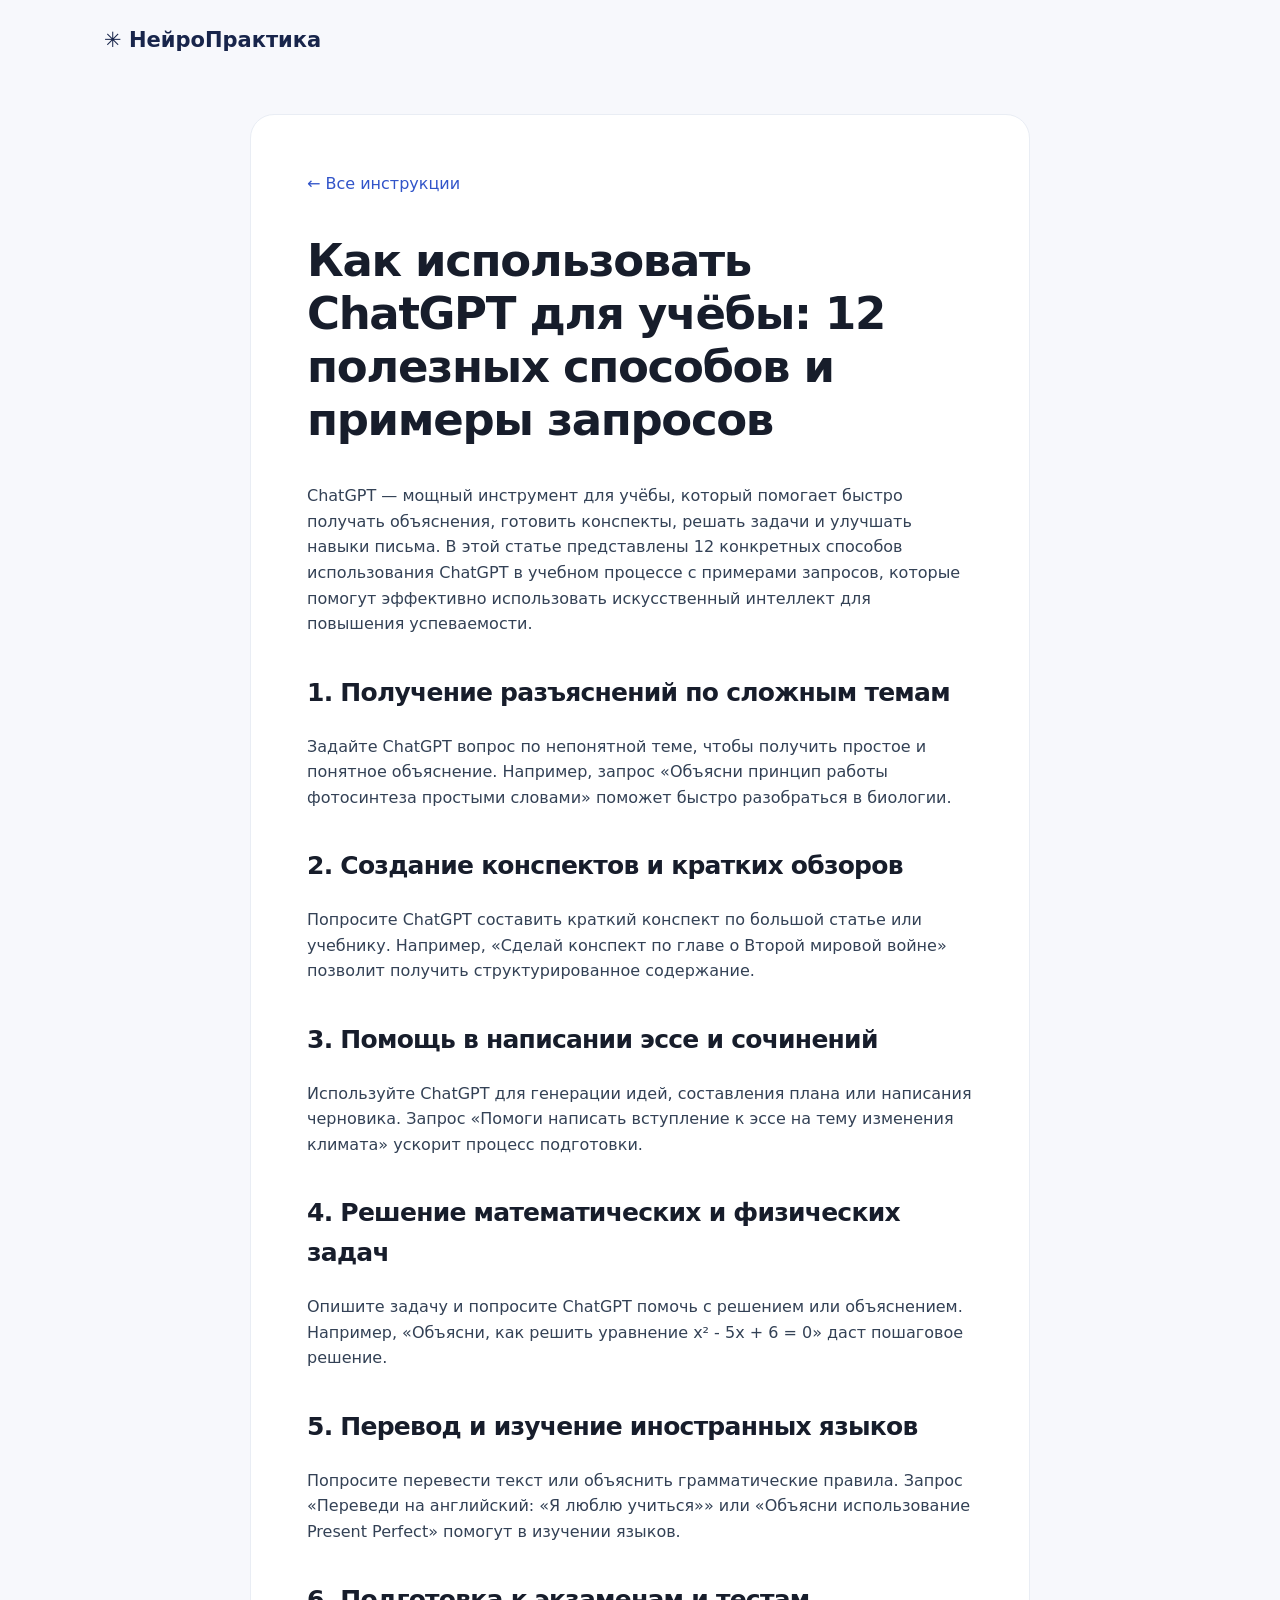
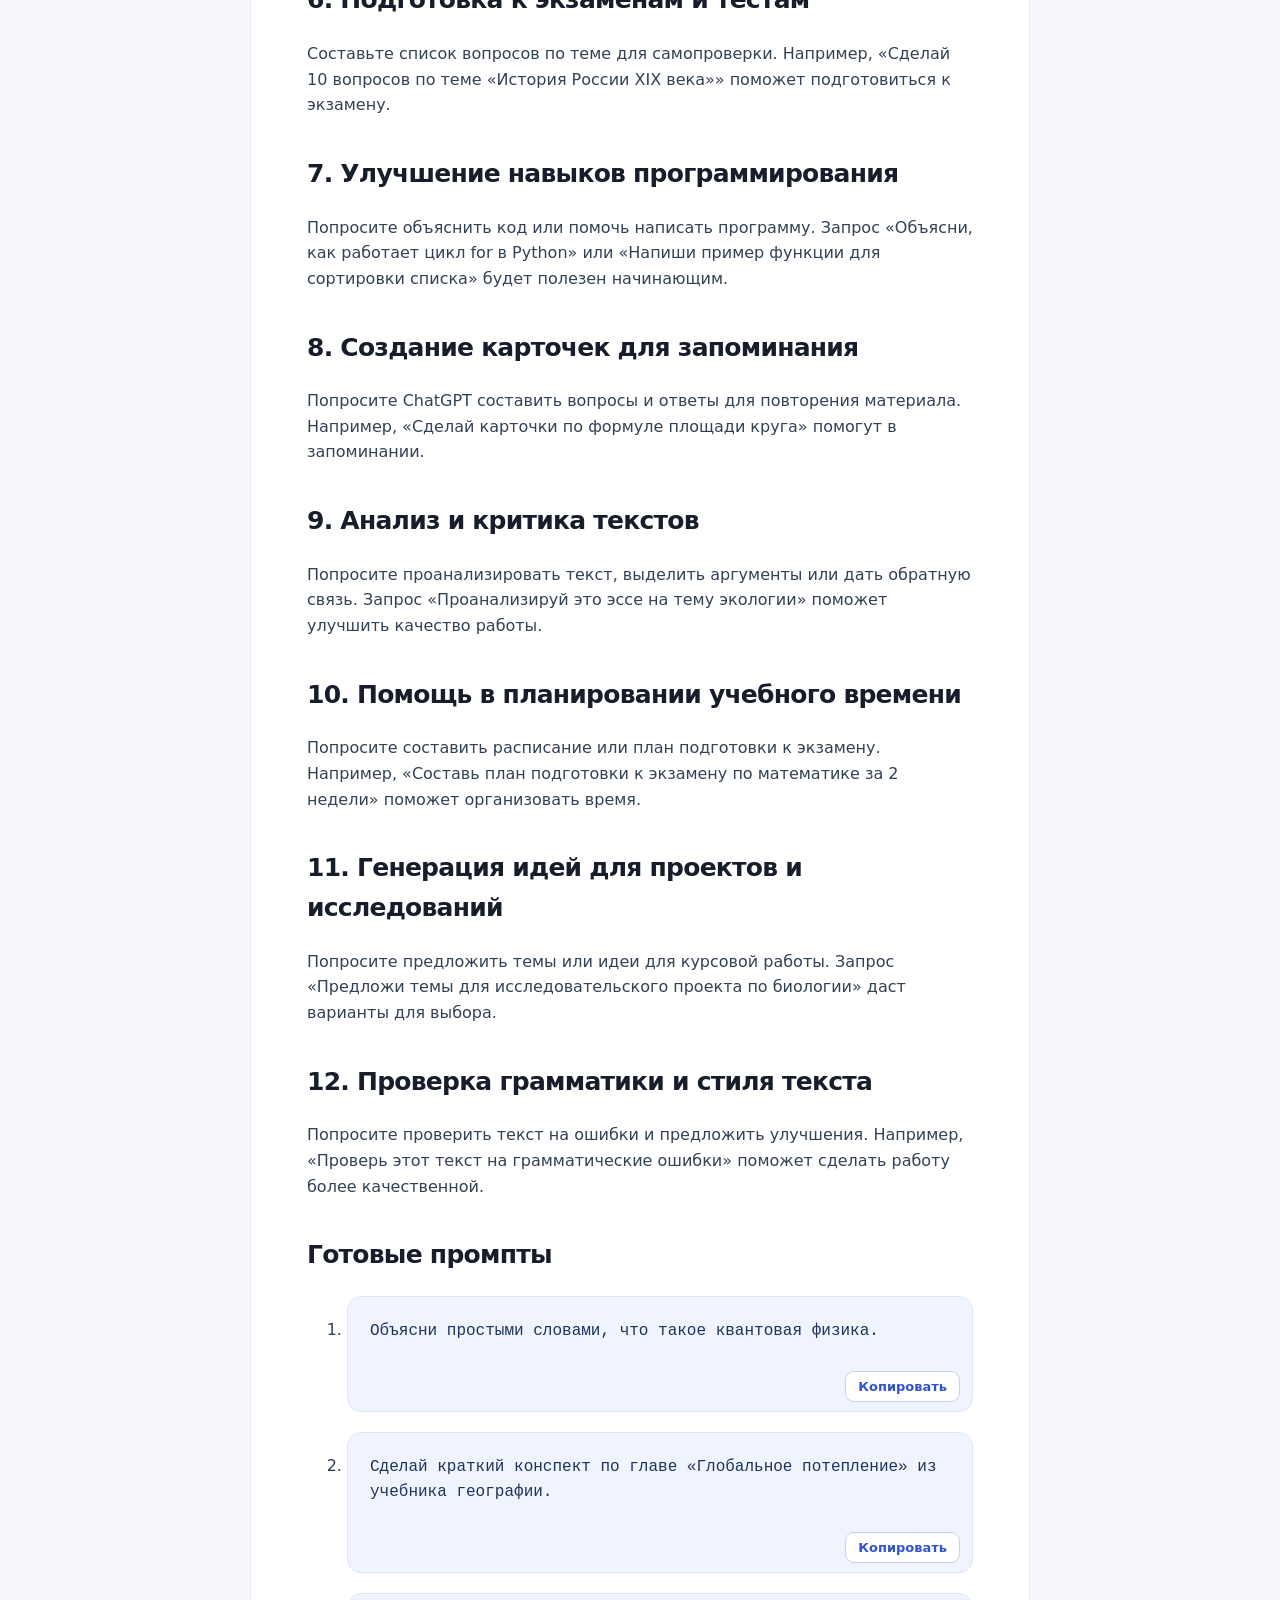
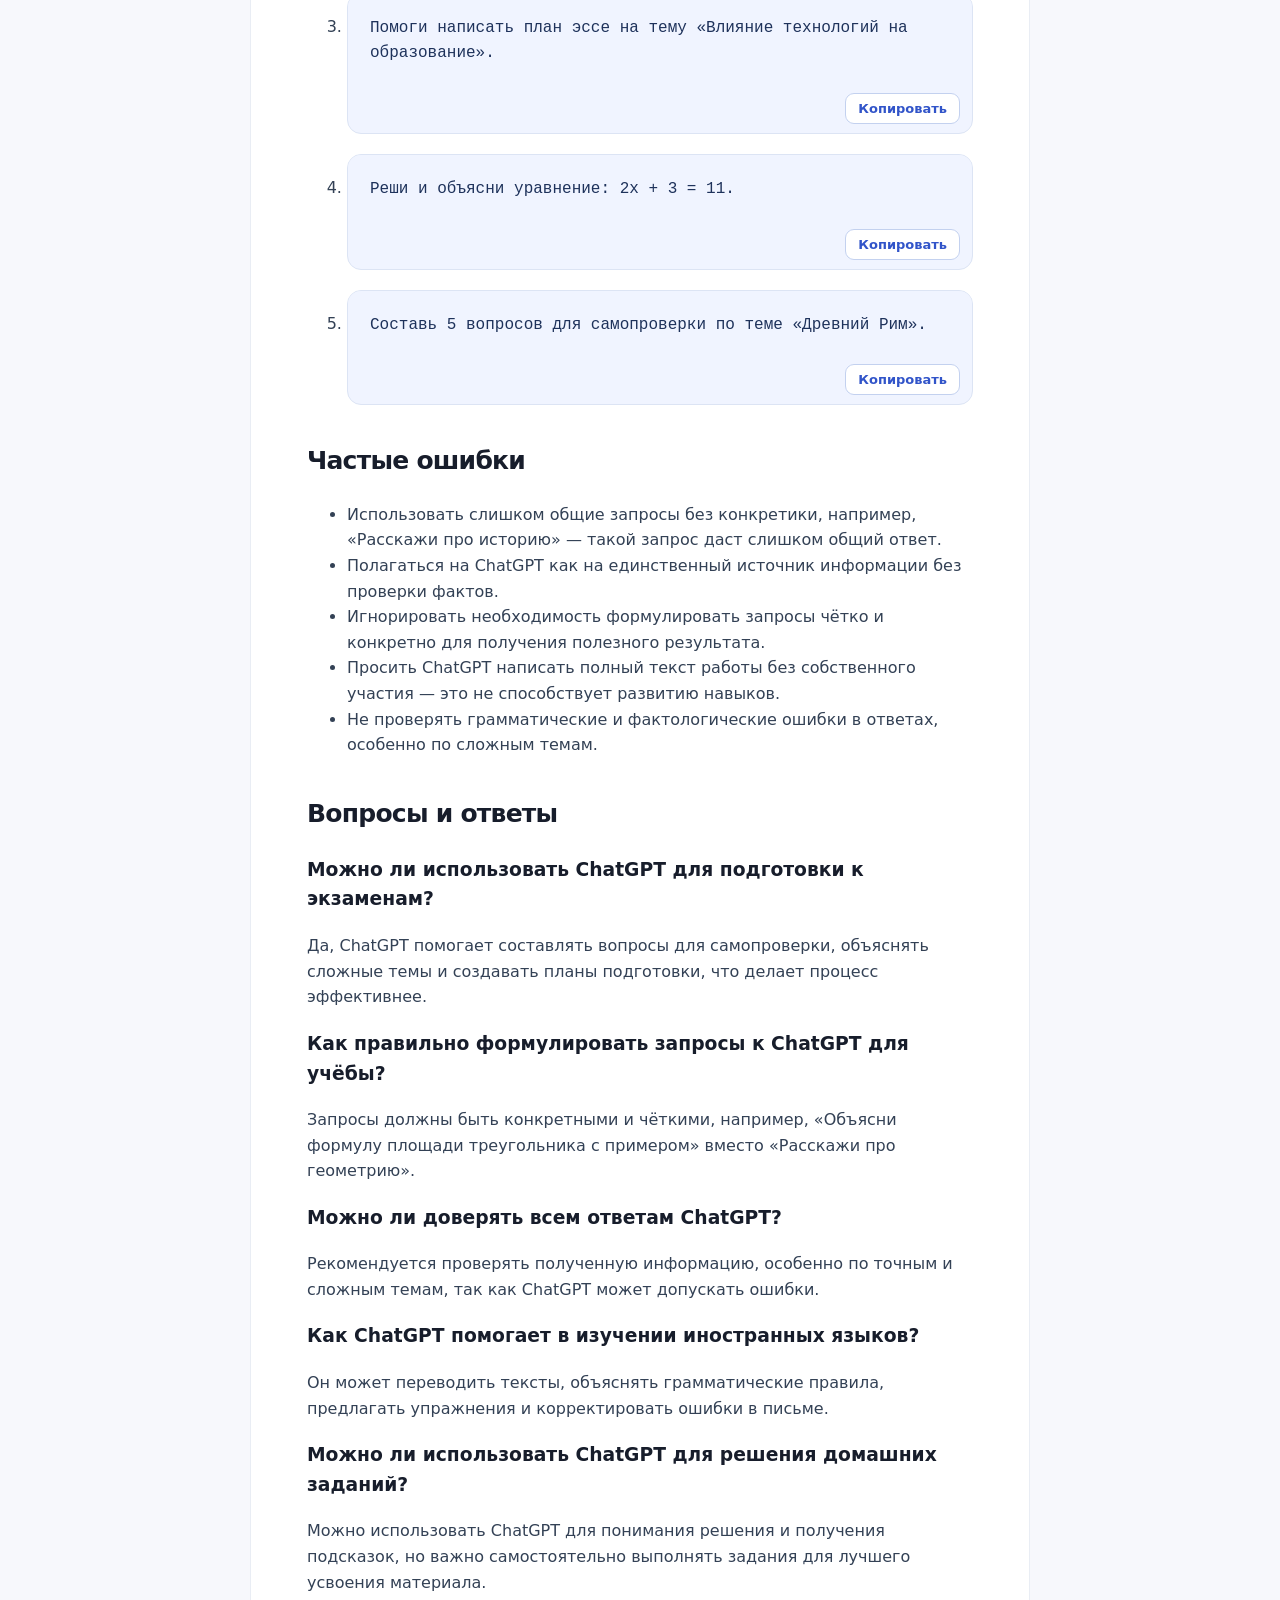
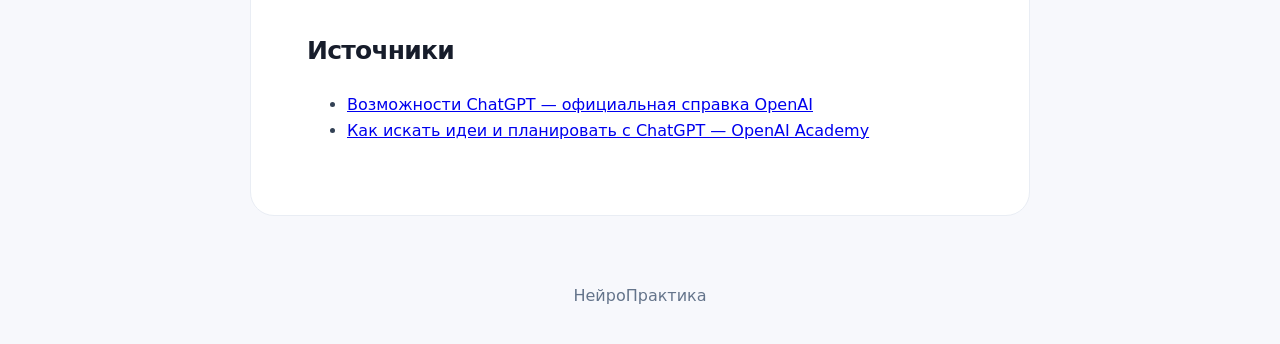
<file: articles/chatgpt-ucheba.html>
<!doctype html><html lang="ru"><head><meta charset="utf-8"><meta name="viewport" content="width=device-width,initial-scale=1"><title>Как использовать ChatGPT для учёбы: 12 полезных способов и примеры запросов — НейроПрактика</title><meta name="description" content="ChatGPT — мощный инструмент для учёбы, который помогает быстро получать объяснения, готовить конспекты, решать задачи и улучшать навыки письма. В этой стат"><link rel="stylesheet" href="../style.css"><script src="../copy-prompts.js" defer></script></head><body><header><a class="logo" href="../">✳ НейроПрактика</a></header><article class="article"><a class="back" href="../">← Все инструкции</a><h1>Как использовать ChatGPT для учёбы: 12 полезных способов и примеры запросов</h1><p>ChatGPT — мощный инструмент для учёбы, который помогает быстро получать объяснения, готовить конспекты, решать задачи и улучшать навыки письма. В этой статье представлены 12 конкретных способов использования ChatGPT в учебном процессе с примерами запросов, которые помогут эффективно использовать искусственный интеллект для повышения успеваемости.</p><section><h2>1. Получение разъяснений по сложным темам</h2><p>Задайте ChatGPT вопрос по непонятной теме, чтобы получить простое и понятное объяснение. Например, запрос «Объясни принцип работы фотосинтеза простыми словами» поможет быстро разобраться в биологии.</p></section><section><h2>2. Создание конспектов и кратких обзоров</h2><p>Попросите ChatGPT составить краткий конспект по большой статье или учебнику. Например, «Сделай конспект по главе о Второй мировой войне» позволит получить структурированное содержание.</p></section><section><h2>3. Помощь в написании эссе и сочинений</h2><p>Используйте ChatGPT для генерации идей, составления плана или написания черновика. Запрос «Помоги написать вступление к эссе на тему изменения климата» ускорит процесс подготовки.</p></section><section><h2>4. Решение математических и физических задач</h2><p>Опишите задачу и попросите ChatGPT помочь с решением или объяснением. Например, «Объясни, как решить уравнение x² - 5x + 6 = 0» даст пошаговое решение.</p></section><section><h2>5. Перевод и изучение иностранных языков</h2><p>Попросите перевести текст или объяснить грамматические правила. Запрос «Переведи на английский: «Я люблю учиться»» или «Объясни использование Present Perfect» помогут в изучении языков.</p></section><section><h2>6. Подготовка к экзаменам и тестам</h2><p>Составьте список вопросов по теме для самопроверки. Например, «Сделай 10 вопросов по теме «История России XIX века»» поможет подготовиться к экзамену.</p></section><section><h2>7. Улучшение навыков программирования</h2><p>Попросите объяснить код или помочь написать программу. Запрос «Объясни, как работает цикл for в Python» или «Напиши пример функции для сортировки списка» будет полезен начинающим.</p></section><section><h2>8. Создание карточек для запоминания</h2><p>Попросите ChatGPT составить вопросы и ответы для повторения материала. Например, «Сделай карточки по формуле площади круга» помогут в запоминании.</p></section><section><h2>9. Анализ и критика текстов</h2><p>Попросите проанализировать текст, выделить аргументы или дать обратную связь. Запрос «Проанализируй это эссе на тему экологии» поможет улучшить качество работы.</p></section><section><h2>10. Помощь в планировании учебного времени</h2><p>Попросите составить расписание или план подготовки к экзамену. Например, «Составь план подготовки к экзамену по математике за 2 недели» поможет организовать время.</p></section><section><h2>11. Генерация идей для проектов и исследований</h2><p>Попросите предложить темы или идеи для курсовой работы. Запрос «Предложи темы для исследовательского проекта по биологии» даст варианты для выбора.</p></section><section><h2>12. Проверка грамматики и стиля текста</h2><p>Попросите проверить текст на ошибки и предложить улучшения. Например, «Проверь этот текст на грамматические ошибки» поможет сделать работу более качественной.</p></section><h2>Готовые промпты</h2><ol><li><pre>Объясни простыми словами, что такое квантовая физика.</pre></li><li><pre>Сделай краткий конспект по главе «Глобальное потепление» из учебника географии.</pre></li><li><pre>Помоги написать план эссе на тему «Влияние технологий на образование».</pre></li><li><pre>Реши и объясни уравнение: 2x + 3 = 11.</pre></li><li><pre>Составь 5 вопросов для самопроверки по теме «Древний Рим».</pre></li></ol><h2>Частые ошибки</h2><ul><li>Использовать слишком общие запросы без конкретики, например, «Расскажи про историю» — такой запрос даст слишком общий ответ.</li><li>Полагаться на ChatGPT как на единственный источник информации без проверки фактов.</li><li>Игнорировать необходимость формулировать запросы чётко и конкретно для получения полезного результата.</li><li>Просить ChatGPT написать полный текст работы без собственного участия — это не способствует развитию навыков.</li><li>Не проверять грамматические и фактологические ошибки в ответах, особенно по сложным темам.</li></ul><h2>Вопросы и ответы</h2><h3>Можно ли использовать ChatGPT для подготовки к экзаменам?</h3><p>Да, ChatGPT помогает составлять вопросы для самопроверки, объяснять сложные темы и создавать планы подготовки, что делает процесс эффективнее.</p><h3>Как правильно формулировать запросы к ChatGPT для учёбы?</h3><p>Запросы должны быть конкретными и чёткими, например, «Объясни формулу площади треугольника с примером» вместо «Расскажи про геометрию».</p><h3>Можно ли доверять всем ответам ChatGPT?</h3><p>Рекомендуется проверять полученную информацию, особенно по точным и сложным темам, так как ChatGPT может допускать ошибки.</p><h3>Как ChatGPT помогает в изучении иностранных языков?</h3><p>Он может переводить тексты, объяснять грамматические правила, предлагать упражнения и корректировать ошибки в письме.</p><h3>Можно ли использовать ChatGPT для решения домашних заданий?</h3><p>Можно использовать ChatGPT для понимания решения и получения подсказок, но важно самостоятельно выполнять задания для лучшего усвоения материала.</p><h2>Источники</h2><ul><li><a href="https://help.openai.com/ru-ru/articles/9260256-chatgpt-capabilities-overview" target="_blank" rel="noopener noreferrer">Возможности ChatGPT — официальная справка OpenAI</a></li><li><a href="https://openai.com/academy/brainstorming/" target="_blank" rel="noopener noreferrer">Как искать идеи и планировать с ChatGPT — OpenAI Academy</a></li></ul></article><footer>НейроПрактика</footer></body></html>
</file>
<file: style.css>
*{box-sizing:border-box}body{margin:0;background:#f7f8fc;color:#171d2b;font:16px/1.6 system-ui,-apple-system,Arial,sans-serif}header{max-width:1120px;margin:auto;padding:24px;display:flex;justify-content:space-between;align-items:center;gap:12px}header span,small,.eyebrow{color:#64748b}.logo{font-weight:800;color:#18254b;text-decoration:none;font-size:21px}main{max-width:1120px;margin:auto;padding:12px 24px 60px}.hero{border-radius:28px;padding:64px;background:linear-gradient(130deg,#151f45,#354daf);color:white;margin-bottom:48px}.hero .eyebrow{color:#b8ccff;font-size:12px;letter-spacing:.12em}.hero h1{font-size:clamp(34px,5vw,62px);letter-spacing:-.04em;line-height:1.13;margin:18px 0}.hero em{color:#b2f6e2;font-style:normal}.hero p{color:#e0e7ff;max-width:570px;font-size:19px}.hero input{margin-top:16px;width:100%;max-width:600px;border:0;border-radius:14px;padding:17px 20px;font-size:16px}h2{font-size:30px;letter-spacing:-.03em}.cards{display:grid;grid-template-columns:repeat(3,minmax(0,1fr));gap:18px}.card{display:flex;flex-direction:column;text-decoration:none;color:inherit;background:white;border:1px solid #e5eaf2;border-radius:20px;padding:28px;min-height:310px}.card:hover{box-shadow:0 12px 30px #151f4520}.card small{font-size:12px;font-weight:700}.card h3{font-size:22px;line-height:1.27}.card p{color:#52617a;flex:1}.card span{color:#3154c9;font-weight:700}.card[hidden]{display:none}.article{max-width:780px;margin:32px auto;background:#fff;border:1px solid #e9edf4;border-radius:24px;padding:clamp(24px,5vw,56px)}.article h1{font-size:clamp(30px,4vw,45px);line-height:1.18;letter-spacing:-.03em}.article h2{font-size:25px;margin-top:36px}.article p,.article li{color:#334155}.article pre{white-space:pre-wrap;overflow-wrap:anywhere;background:#f0f4ff;border-radius:14px;padding:22px;color:#1e325b}.back{color:#3154c9;text-decoration:none}footer{text-align:center;padding:35px;color:#64748b}@media(max-width:750px){.cards{grid-template-columns:1fr}.hero{padding:35px 23px}header span{display:none}}
.prompt-wrap{position:relative;margin:20px 0;padding-bottom:44px;border:1px solid #dce4f4;border-radius:14px;background:#f0f4ff;overflow:hidden}
.article .prompt-wrap pre{margin:0;border-radius:0;white-space:pre-wrap;overflow-wrap:anywhere}
.copy-prompt{position:absolute;right:12px;bottom:9px;padding:7px 12px;border-radius:9px;border:1px solid #c3d1ef;background:#fff;color:#3154c9;font:600 13px system-ui,sans-serif;cursor:pointer}
.copy-prompt:focus-visible{outline:2px solid #3154c9;outline-offset:2px}
</file>
